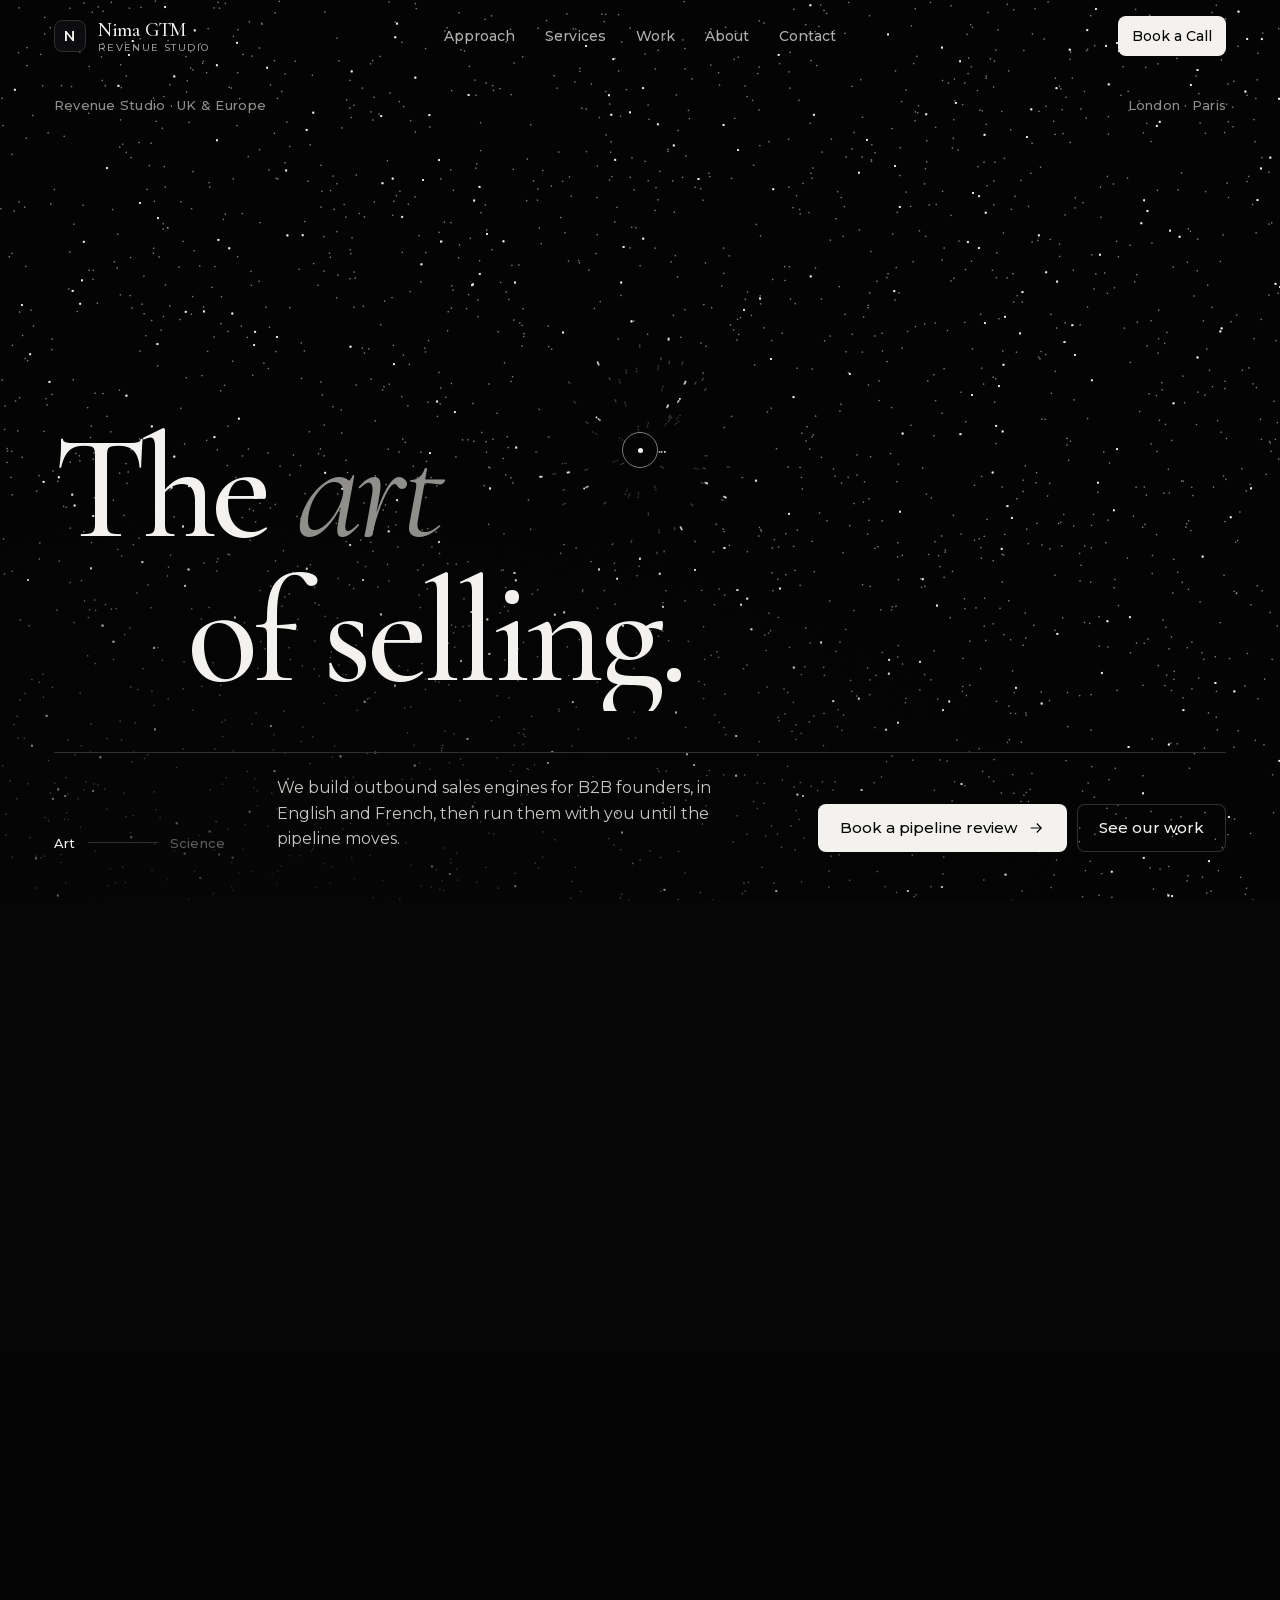
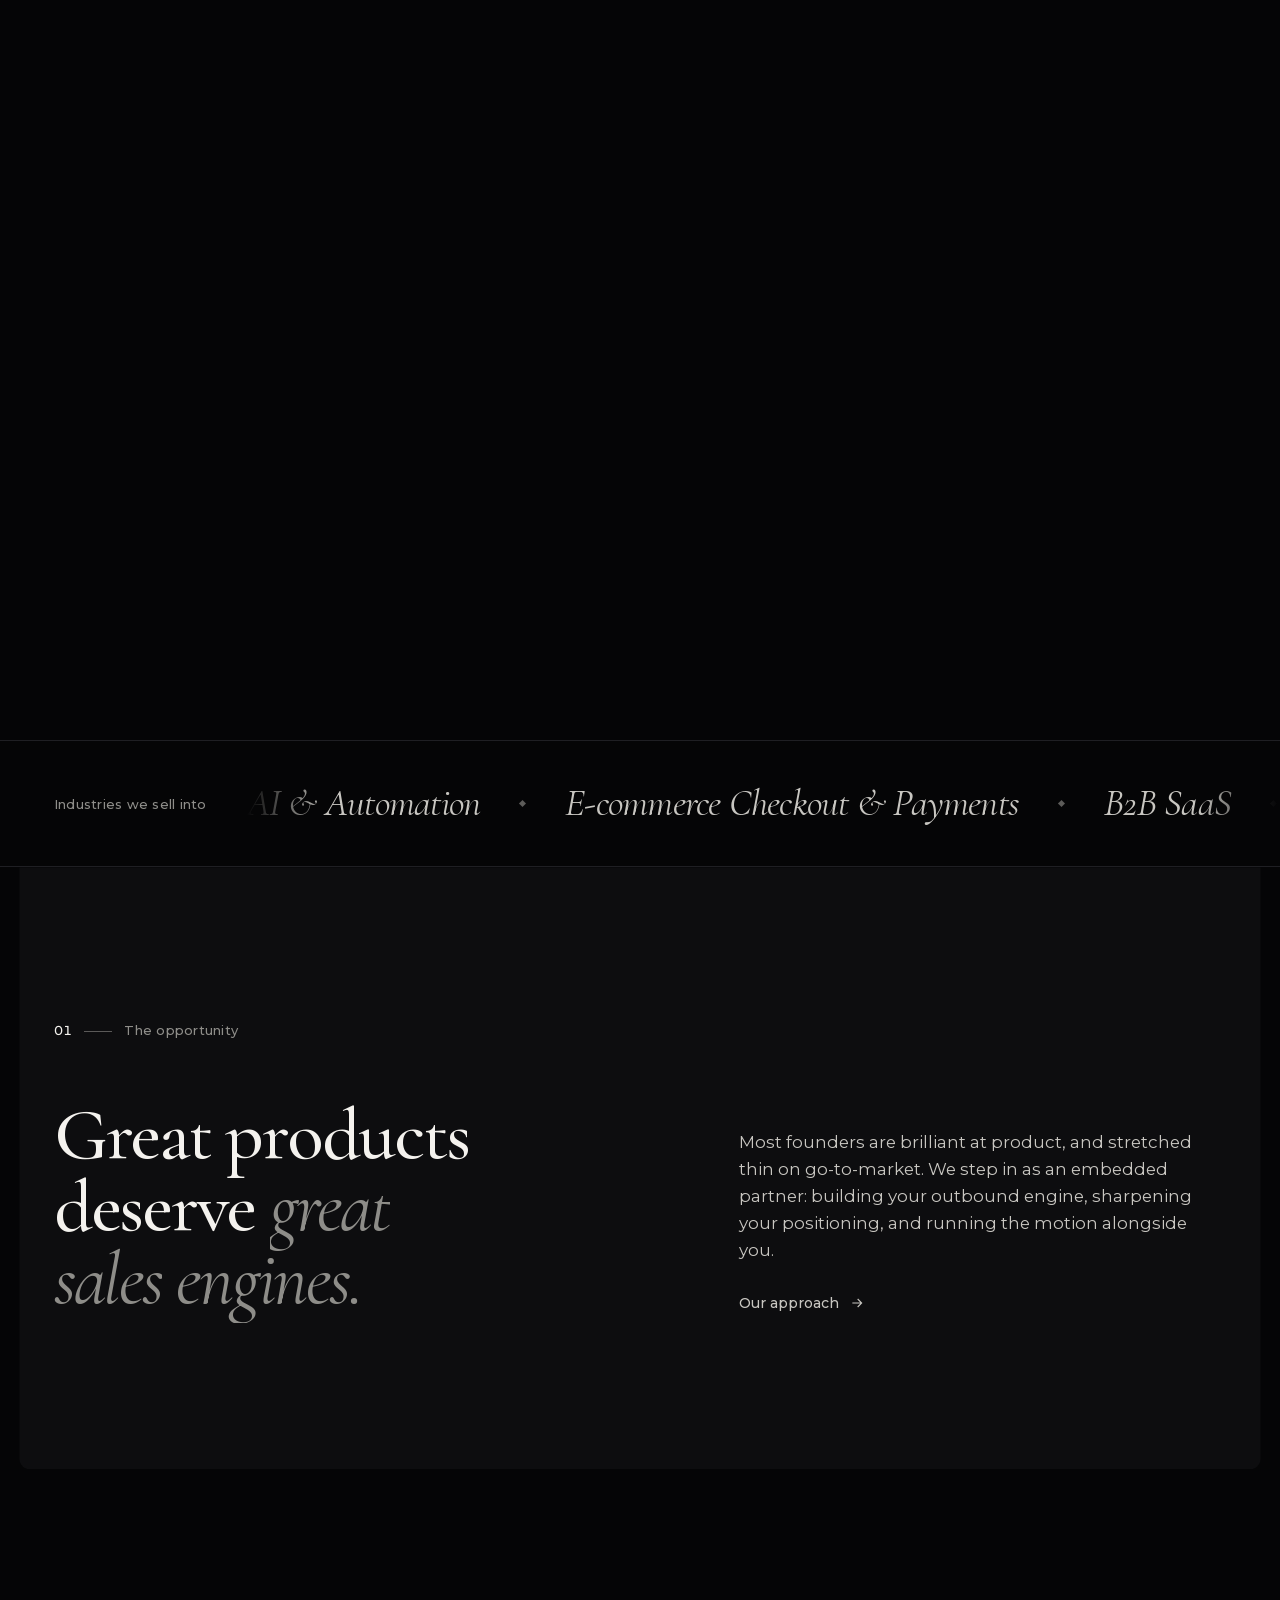
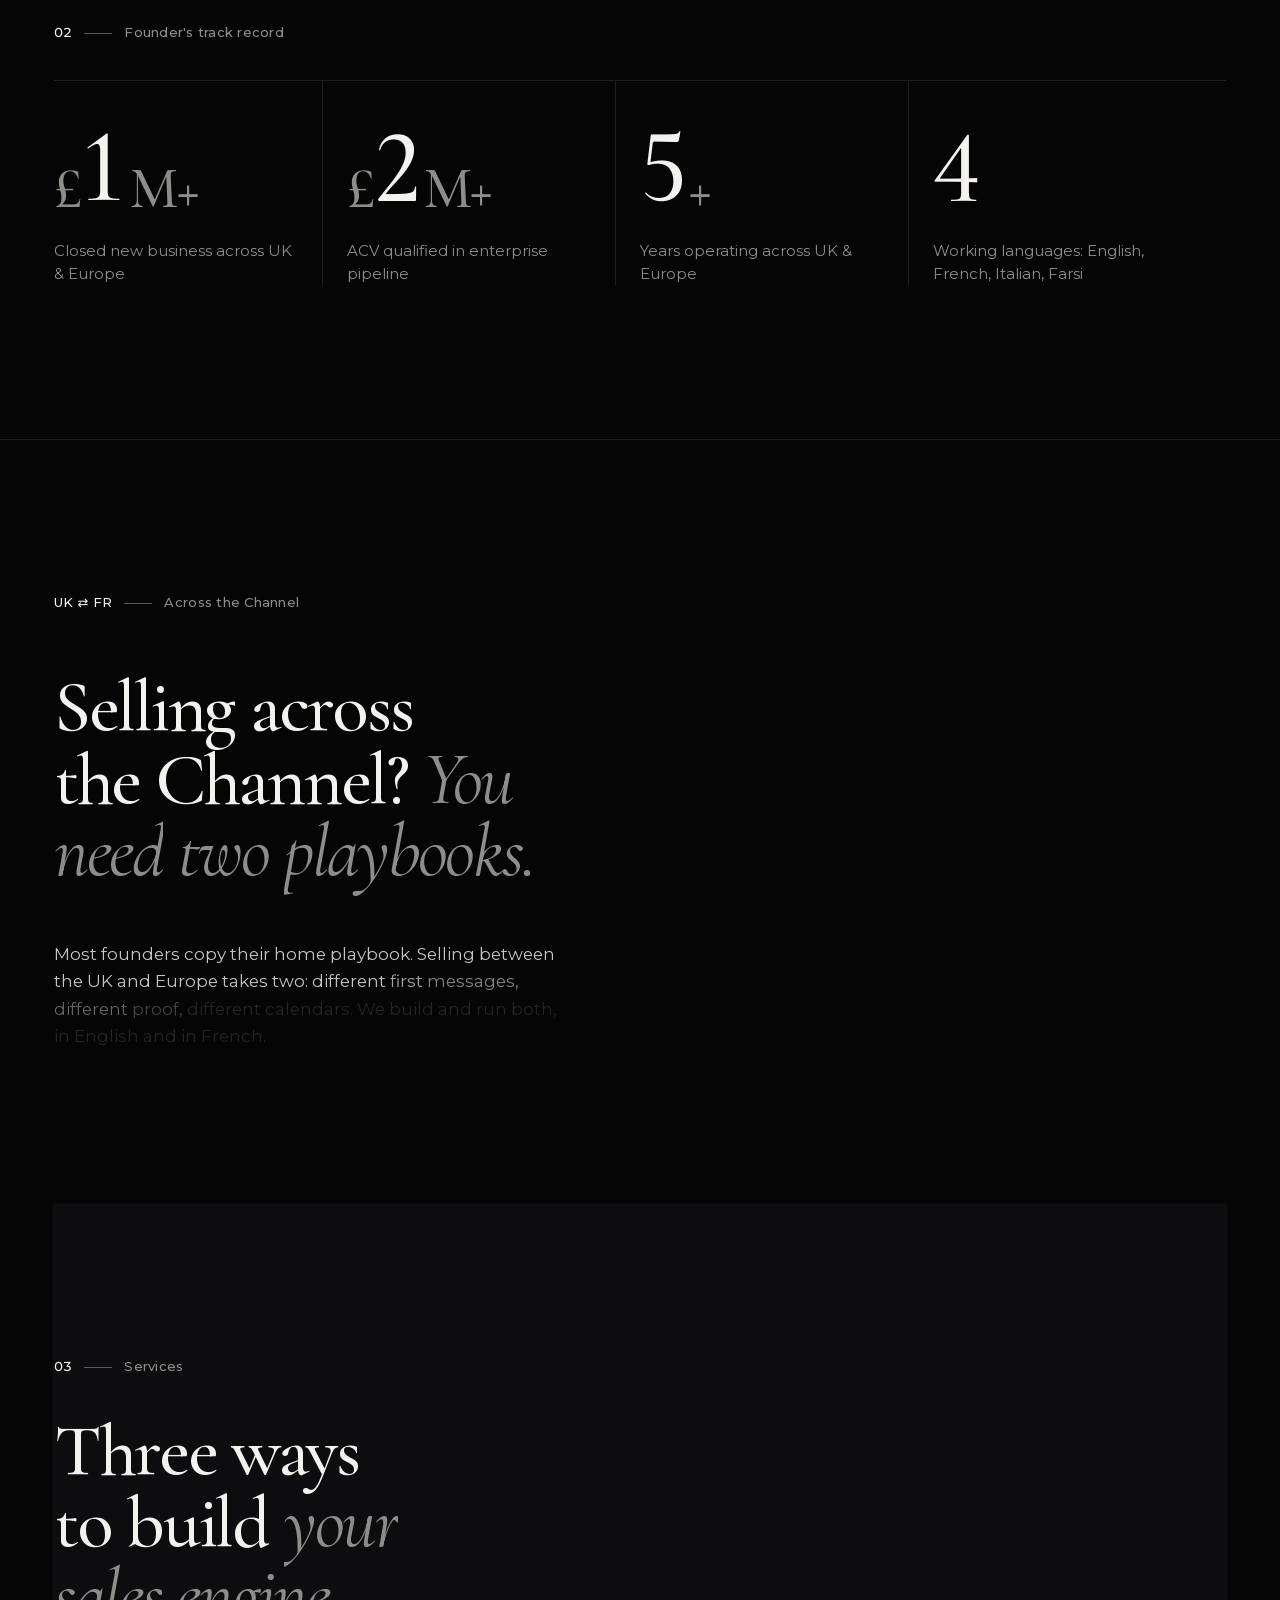
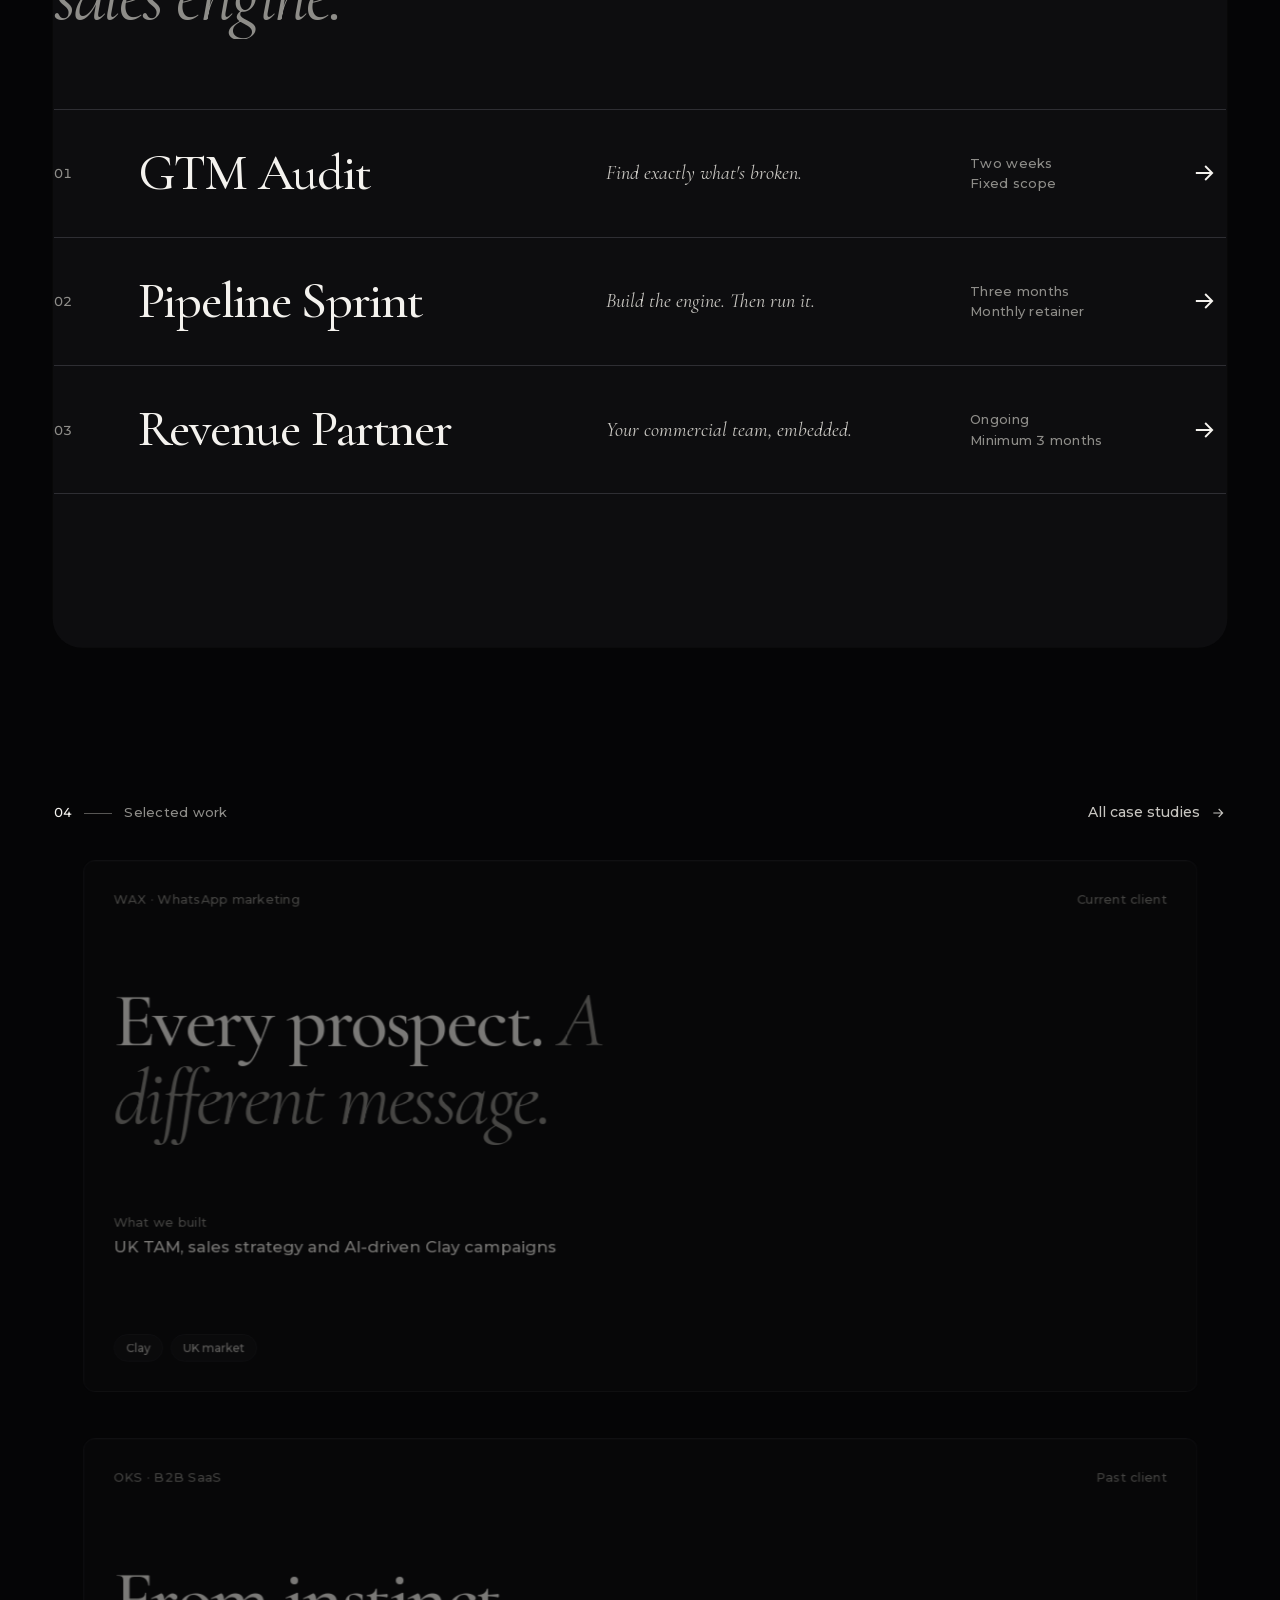
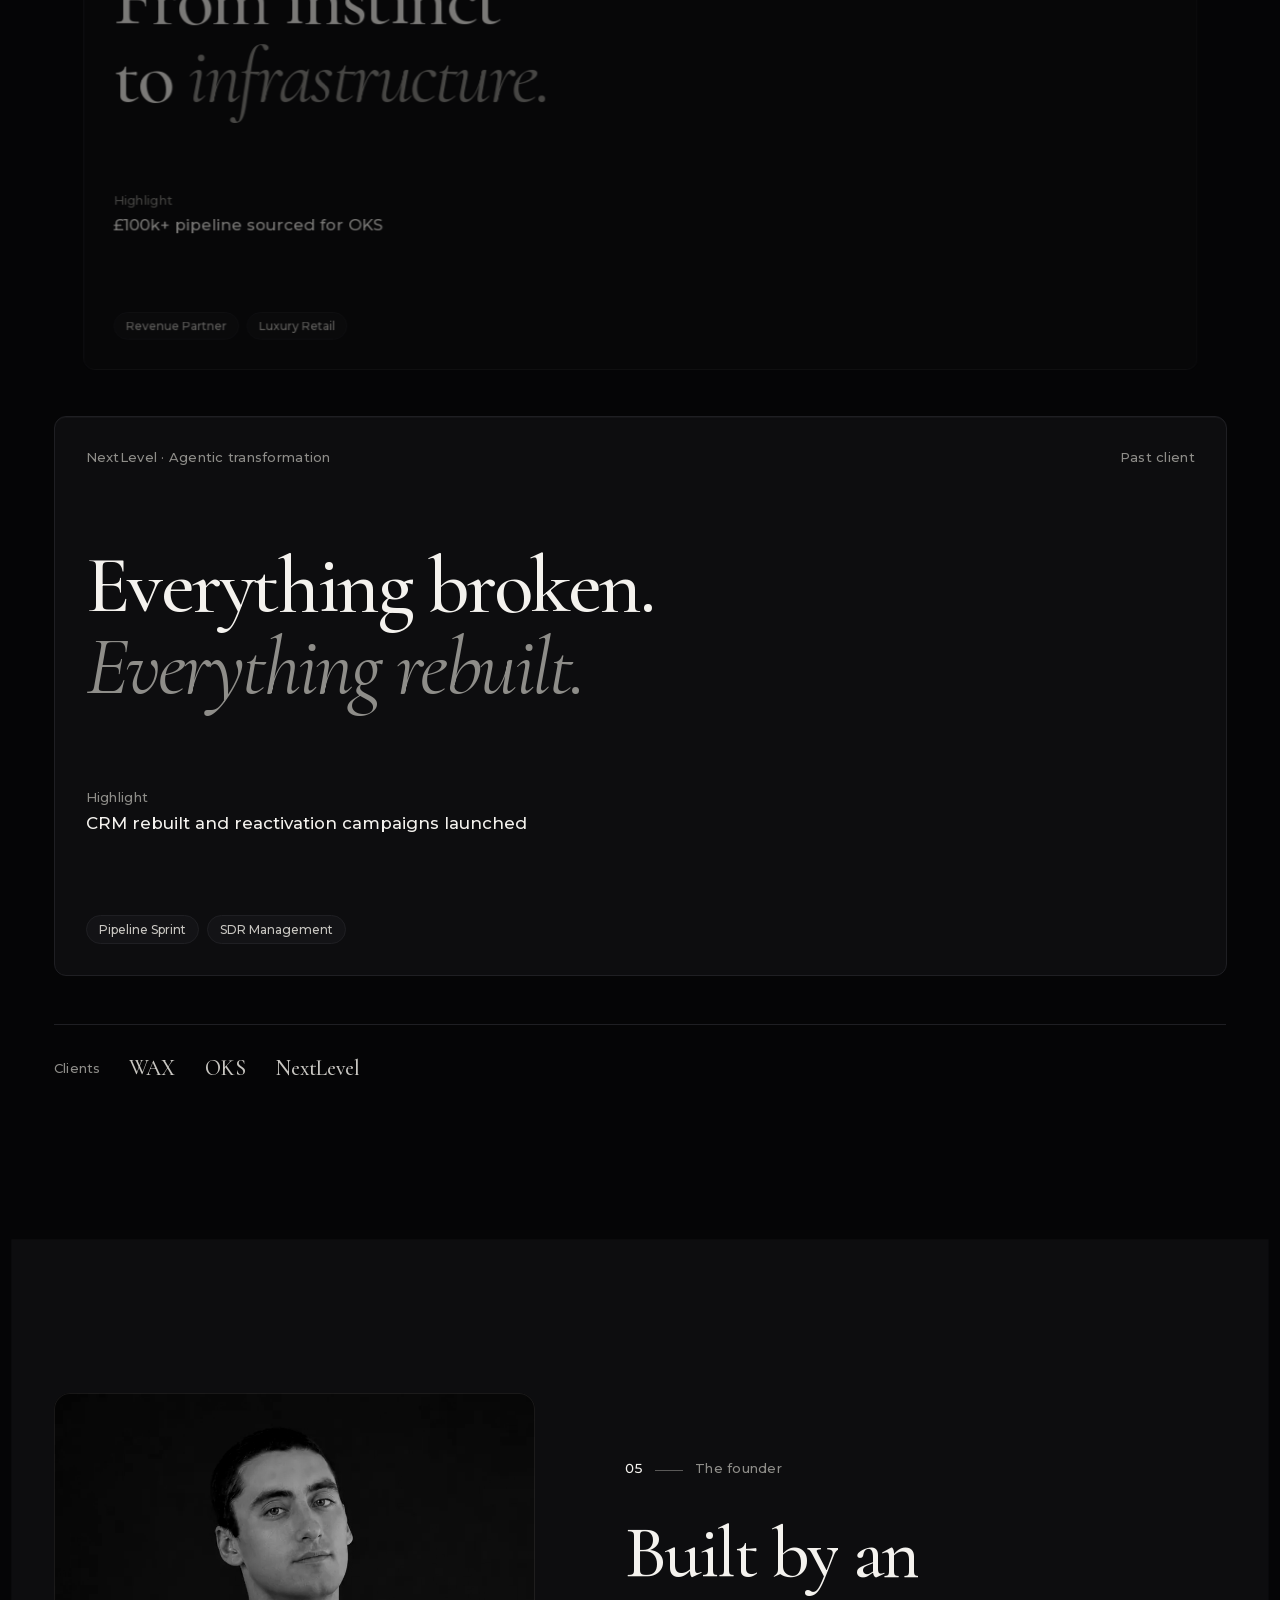
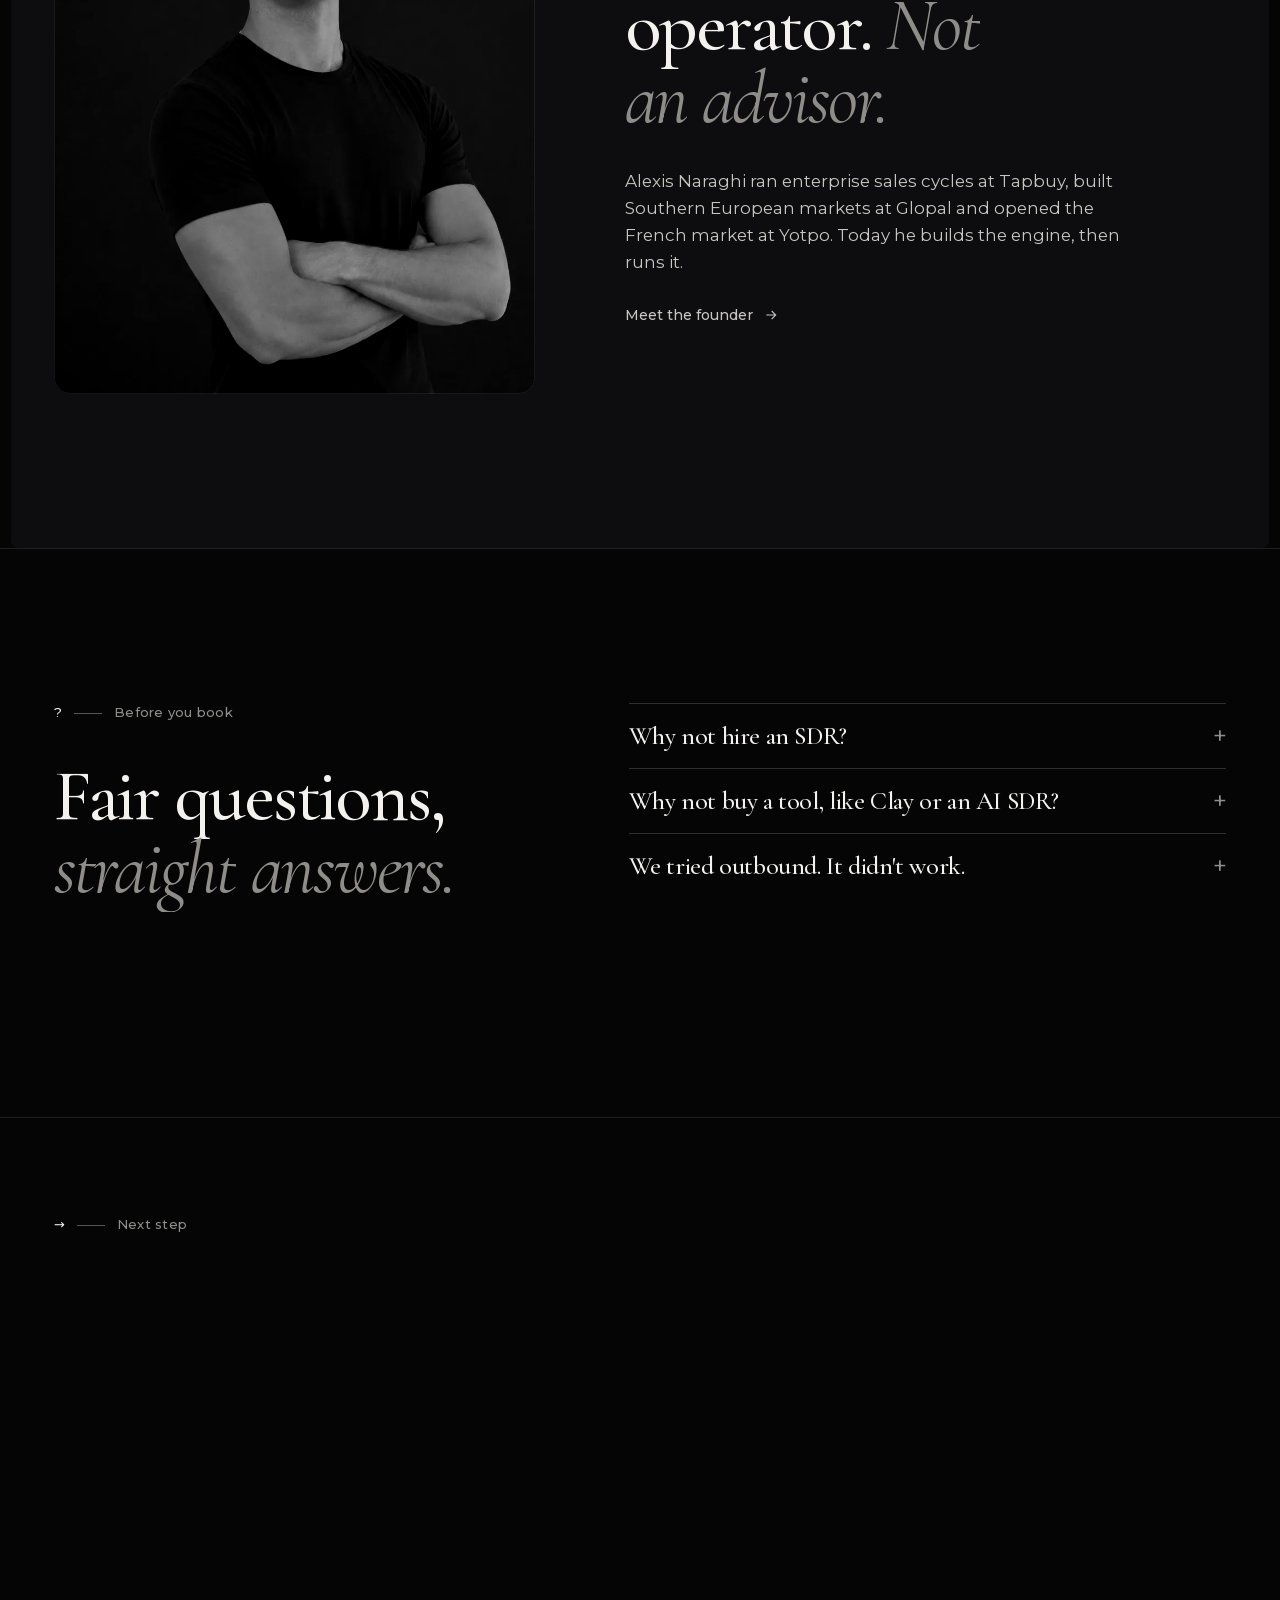
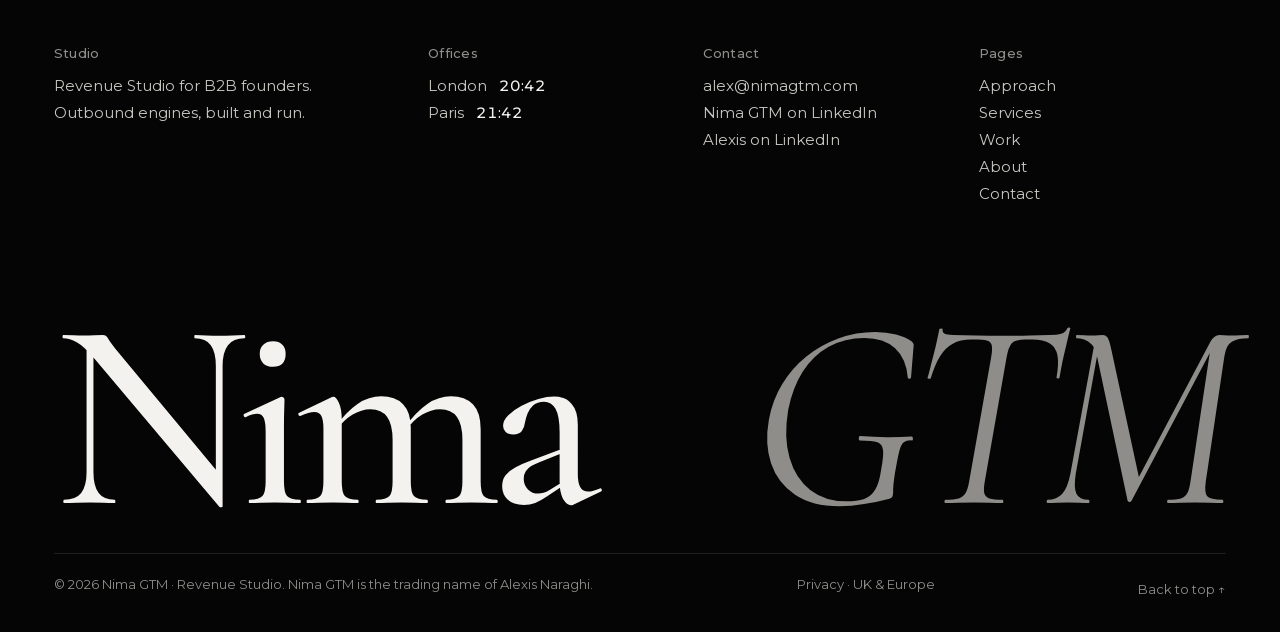
<file: index.html>
<!DOCTYPE html>
<html lang="en">
<head>
<meta charset="UTF-8">
<meta name="viewport" content="width=device-width, initial-scale=1, viewport-fit=cover">
<meta name="theme-color" content="#050506">
<meta name="description" content="Nima GTM builds and runs outbound sales engines for B2B founders across the UK and Europe, in English and French. Book a 30-minute pipeline review.">
<title>Nima GTM · Revenue Studio</title>
<link rel="icon" href="assets/favicon.svg" type="image/svg+xml">
<script>(function(r){var c='js';try{if(matchMedia('(prefers-reduced-motion:reduce)').matches)c+=' rm';else{var n=performance.getEntriesByType('navigation')[0],t=n?n.type:'navigate',s=false;try{s=!!document.referrer&&new URL(document.referrer).host===location.host}catch(x){}if(s&&t==='navigate')c+=' wipe-in';else if(!s&&t==='navigate')c+=' pl-on'}}catch(e){}r.className=c;setTimeout(function(){if(!window.__n)r.className=''},5000)})(document.documentElement)</script>
<link rel="stylesheet" href="assets/site.css?v=5">
<script src="assets/site.js?v=5" defer></script>
</head>
<body>
<a class="skip-link" href="#main" data-top>Skip to content</a>

<div class="pl" id="pl" aria-hidden="true">
  <div class="pl-c">
    <svg class="pl-m" viewBox="0 0 40 40"><path d="M9 31V9l22 22V9" fill="none" stroke="currentColor" stroke-width="1.6" stroke-linecap="square"/></svg>
    <div class="pl-w"><span>Nima GTM</span><small>Revenue Studio</small></div>
  </div>
  <div class="pl-n"><span id="plN">000</span></div>
  <div class="pl-b"><i id="plB"></i></div>
</div>
<div class="wipe" id="wipe" aria-hidden="true"><div class="wipe-p"></div><div class="wipe-l"><span id="wipeT"></span></div></div>
<div class="cur" id="cur" aria-hidden="true"><div class="cur-r"><span id="curT"></span></div><div class="cur-d"></div></div>
<div class="grain" aria-hidden="true"></div>
<canvas id="flow" aria-hidden="true"></canvas>
<div class="rail off" id="rail"><span id="railN"></span><i><b></b></i><a href="https://calendar.app.google/csMAmkrfrARDxmJ37" target="_blank" rel="noopener">Book a Call</a></div>

<header class="hd" id="hd">
  <a href="index.html" class="logo" data-l="Nima GTM" aria-label="Nima GTM, home">
    <span class="logo-m" aria-hidden="true">N</span>
    <span class="logo-w">Nima GTM<small>Revenue Studio</small></span>
  </a>
  <nav class="nav" aria-label="Main"><a href="approach.html" data-l="Approach">Approach</a><a href="services.html" data-l="Services">Services</a><a href="work.html" data-l="Work">Work</a><a href="about.html" data-l="About">About</a><a href="contact.html" data-l="Contact">Contact</a></nav>
  <div class="hd-r">
    <a class="btn btn-s mag" href="https://calendar.app.google/csMAmkrfrARDxmJ37" target="_blank" rel="noopener"><span>Book a Call</span></a>
    <button class="burger" id="burger" aria-label="Open menu" aria-expanded="false" aria-controls="mm"><i></i><i></i></button>
  </div>
</header>

<div class="mm" id="mm" aria-hidden="true">
  <nav aria-label="Mobile"><a href="index.html" data-l="Nima GTM"><small>00</small><span>Home</span></a><a href="approach.html" data-l="Approach"><small>01</small><span>Approach</span></a><a href="services.html" data-l="Services"><small>02</small><span>Services</span></a><a href="work.html" data-l="Work"><small>03</small><span>Work</span></a><a href="about.html" data-l="About"><small>04</small><span>About</span></a><a href="contact.html" data-l="Contact"><small>05</small><span>Contact</span></a></nav>
  <div class="mm-f">
    <a class="btn" href="https://calendar.app.google/csMAmkrfrARDxmJ37" target="_blank" rel="noopener"><span>Book a pipeline review</span><svg aria-hidden="true" viewBox="0 0 24 24"><path d="M5 12h14M13 6l6 6-6 6" fill="none" stroke="currentColor" stroke-width="1.6"/></svg></a>
    <a href="mailto:alex@nimagtm.com">alex@nimagtm.com</a>
  </div>
</div>

<main id="main">
<section class="hero" id="hero">
  <div class="hero-s">
    <canvas id="eng" aria-hidden="true"></canvas>
    <div class="hero-top label"><span>Revenue Studio · UK &amp; Europe</span><span>London · Paris</span></div>
    <h1 class="hero-h">
      <span class="hl hl-a"><span class="ln"><span>The <em>art</em></span></span><span class="ln"><span>of selling.</span></span></span>
      <span class="hl hl-b"><span class="ln"><span>The science</span></span><span class="ln"><span>of scaling.</span></span></span>
    </h1>
    <div class="hero-meta">
      <div class="hero-ph label" aria-hidden="true"><span class="ph on" id="ph1">Art</span><span class="ph-bar"><i></i></span><span class="ph" id="ph2">Science</span></div>
      <p class="hero-p">We build outbound sales engines for B2B founders, in English and French, then run them with you until the pipeline moves.</p>
      <div class="hero-cta">
        <a class="btn mag" href="https://calendar.app.google/csMAmkrfrARDxmJ37" target="_blank" rel="noopener"><span>Book a pipeline review</span><svg aria-hidden="true" viewBox="0 0 24 24"><path d="M5 12h14M13 6l6 6-6 6" fill="none" stroke="currentColor" stroke-width="1.6"/></svg></a>
        <a class="btn btn-g" href="work.html" data-l="Work"><span>See our work</span></a>
      </div>
    </div>
  </div>
</section>

<section class="xp" aria-label="Industries we sell into">
  <div class="xp-l label">Industries we sell into</div>
  <div class="mq"><div class="mq-t"><span>AI &amp; Automation</span><i></i><span>E-commerce Checkout &amp; Payments</span><i></i><span>B2B SaaS</span><i></i><span>E-commerce Tech</span><i></i><span>Luxury Retail</span><i></i><span>Consumer Electronics</span><i></i><span>Marketplace &amp; Logistics</span><i></i><span>AI &amp; Automation</span><i></i><span>E-commerce Checkout &amp; Payments</span><i></i><span>B2B SaaS</span><i></i><span>E-commerce Tech</span><i></i><span>Luxury Retail</span><i></i><span>Consumer Electronics</span><i></i><span>Marketplace &amp; Logistics</span><i></i></div></div>
</section>

<section class="intro paper" data-step="The opportunity">
  <div class="wrap intro-g">
    <div class="lab label"><span>01</span><span>The opportunity</span></div>
    <h2 class="h2 sp">Great products deserve <em>great sales engines.</em></h2>
    <div class="intro-r">
      <p class="lead sw">Most founders are brilliant at product, and stretched thin on go-to-market. We step in as an embedded partner: building your outbound engine, sharpening your positioning, and running the motion alongside you.</p>
      <a href="approach.html" data-l="Approach" class="lnk lnk-d rv"><span>Our approach</span><svg aria-hidden="true" viewBox="0 0 24 24"><path d="M5 12h14M13 6l6 6-6 6" fill="none" stroke="currentColor" stroke-width="1.6"/></svg></a>
    </div>
  </div>
</section>

<section class="num" aria-label="Founder's track record" data-step="Founder's track record">
  <div class="wrap">
    <div class="lab label"><span>02</span><span>Founder's track record</span></div>
    <div class="num-g">
      <div class="nc rv"><div class="nv" role="img" aria-label="£1M+"><span class="cu">£</span><span class="od" data-n="1">1</span><span class="cu">M+</span></div><p>Closed new business across UK &amp; Europe</p></div>
      <div class="nc rv"><div class="nv" role="img" aria-label="£2M+"><span class="cu">£</span><span class="od" data-n="2">2</span><span class="cu">M+</span></div><p>ACV qualified in enterprise pipeline</p></div>
      <div class="nc rv"><div class="nv" role="img" aria-label="5+"><span class="od" data-n="5">5</span><span class="cu">+</span></div><p>Years operating across UK &amp; Europe</p></div>
      <div class="nc rv"><div class="nv" role="img" aria-label="4"><span class="od" data-n="4">4</span></div><p>Working languages: English, French, Italian, Farsi</p></div>
    </div>
  </div>
</section>

<section class="chn" data-step="Across the Channel">
  <div class="wrap chn-g">
    <div class="lab label"><span>UK ⇄ FR</span><span>Across the Channel</span></div>
    <h2 class="h2 sp">Selling across the Channel? <em>You need two playbooks.</em></h2>
    <p class="lead sw">Most founders copy their home playbook. Selling between the UK and Europe takes two: different first messages, different proof, different calendars. We build and run both, in English and in French.</p>
  </div>
</section>

<section class="sv paper" data-step="Services">
  <div class="wrap">
    <div class="lab label"><span>03</span><span>Services</span></div>
    <h2 class="h2 sp">Three ways to build <em>your sales engine.</em></h2>
    <div class="sv-l">
      <a class="svr rv" href="services.html#audit" data-l="Services"><span class="svr-n label">01</span><span class="svr-t">GTM Audit</span><span class="svr-d">Find exactly what's broken.</span><span class="svr-m label"><span>Two weeks</span><span>Fixed scope</span></span><svg class="svr-a" aria-hidden="true" viewBox="0 0 24 24"><path d="M5 12h14M13 6l6 6-6 6" fill="none" stroke="currentColor" stroke-width="1.6"/></svg></a>
      <a class="svr rv" href="services.html#sprint" data-l="Services"><span class="svr-n label">02</span><span class="svr-t">Pipeline Sprint</span><span class="svr-d">Build the engine. Then run it.</span><span class="svr-m label"><span>Three months</span><span>Monthly retainer</span></span><svg class="svr-a" aria-hidden="true" viewBox="0 0 24 24"><path d="M5 12h14M13 6l6 6-6 6" fill="none" stroke="currentColor" stroke-width="1.6"/></svg></a>
      <a class="svr rv" href="services.html#partner" data-l="Services"><span class="svr-n label">03</span><span class="svr-t">Revenue Partner</span><span class="svr-d">Your commercial team, embedded.</span><span class="svr-m label"><span>Ongoing</span><span>Minimum 3 months</span></span><svg class="svr-a" aria-hidden="true" viewBox="0 0 24 24"><path d="M5 12h14M13 6l6 6-6 6" fill="none" stroke="currentColor" stroke-width="1.6"/></svg></a>
    </div>
  </div>
</section>

<section class="wk" data-step="Selected work">
  <div class="wrap">
    <div class="wk-hd"><div class="lab label"><span>04</span><span>Selected work</span></div><a href="work.html" data-l="Work" class="lnk"><span>All case studies</span><svg aria-hidden="true" viewBox="0 0 24 24"><path d="M5 12h14M13 6l6 6-6 6" fill="none" stroke="currentColor" stroke-width="1.6"/></svg></a></div>
    <div class="wk-g">
      <a class="wc" href="work.html#wax" data-l="Work">
        <div class="wc-top label"><span>WAX · WhatsApp marketing</span><span>Current client</span></div>
        <h3 class="wc-h">Every prospect. <em>A different message.</em></h3>
        <div class="wc-o"><span class="label">What we built</span><b>UK TAM, sales strategy and AI-driven Clay campaigns</b></div>
        <div class="wc-tags"><span class="tag">Clay</span><span class="tag">UK market</span></div>
        <div class="wc-glow" aria-hidden="true"></div>
      </a>
      <a class="wc" href="work.html#oks" data-l="Work">
        <div class="wc-top label"><span>OKS · B2B SaaS</span><span>Past client</span></div>
        <h3 class="wc-h">From instinct to <em>infrastructure.</em></h3>
        <div class="wc-o"><span class="label">Highlight</span><b>£100k+ pipeline sourced for OKS</b></div>
        <div class="wc-tags"><span class="tag">Revenue Partner</span><span class="tag">Luxury Retail</span></div>
        <div class="wc-glow" aria-hidden="true"></div>
      </a>
      <a class="wc" href="work.html#nextlevel" data-l="Work">
        <div class="wc-top label"><span>NextLevel · Agentic transformation</span><span>Past client</span></div>
        <h3 class="wc-h">Everything broken. <em>Everything rebuilt.</em></h3>
        <div class="wc-o"><span class="label">Highlight</span><b>CRM rebuilt and reactivation campaigns launched</b></div>
        <div class="wc-tags"><span class="tag">Pipeline Sprint</span><span class="tag">SDR Management</span></div>
        <div class="wc-glow" aria-hidden="true"></div>
      </a>
    </div>
    <div class="ind">
      <span class="label">Clients</span>
      <ul><li>WAX</li><li>OKS</li><li>NextLevel</li></ul>
    </div>
  </div>
</section>

<section class="ftz paper" data-step="The founder">
  <div class="wrap ftz-g">
    <a class="por por-s" href="about.html" data-l="About" aria-label="About Alexis Naraghi"><img class="por-bw" src="assets/alexis.webp" width="880" height="1100" loading="lazy" decoding="async" alt="Alexis Naraghi, founder of Nima GTM"><img class="por-co" src="assets/alexis.webp" width="880" height="1100" loading="lazy" decoding="async" alt="" aria-hidden="true"></a>
    <div>
      <div class="lab label"><span>05</span><span>The founder</span></div>
      <h2 class="h2 sp">Built by an operator. <em>Not an advisor.</em></h2>
      <p class="lead sw">Alexis Naraghi ran enterprise sales cycles at Tapbuy, built Southern European markets at Glopal and opened the French market at Yotpo. Today he builds the engine, then runs it.</p>
      <a href="about.html" data-l="About" class="lnk lnk-d rv"><span>Meet the founder</span><svg aria-hidden="true" viewBox="0 0 24 24"><path d="M5 12h14M13 6l6 6-6 6" fill="none" stroke="currentColor" stroke-width="1.6"/></svg></a>
    </div>
  </div>
</section>

<section class="faq" data-step="Before you book">
  <div class="wrap faq-g">
    <div>
      <div class="lab label"><span>?</span><span>Before you book</span></div>
      <h2 class="h2 sp">Fair questions, <em>straight answers.</em></h2>
    </div>
    <div class="faq-l">
      <details class="rv"><summary>Why not hire an SDR?</summary><p>A new SDR only produces with a target list, a message and a process to step into. We build those first, and can coach the hire.</p></details>
      <details class="rv"><summary>Why not buy a tool, like Clay or an AI SDR?</summary><p>A tool sends whatever you give it. Without the right accounts and a reason to talk to each one, it sends more of the wrong email, faster. We decide who and why, then use the tools.</p></details>
      <details class="rv"><summary>We tried outbound. It didn't work.</summary><p>Usually the list or the reason to reach out was wrong, not the channel. The pipeline review shows which.</p></details>
      <details class="rv"><summary>Will this put our domain at risk?</summary><p>No. Cold email runs from separate sending domains, warmed up, with bounce and spam limits. Never from your main domain.</p></details>
    </div>
  </div>
</section>
</main>

<section class="cta" id="cta" data-step="Book a Call">
  <div class="cta-s"><div class="wrap">
    <div class="lab label"><span>→</span><span>Next step</span></div>
    <h2 class="cta-h"><span class="ln"><span>The engine doesn't</span></span><span class="ln"><span>build itself.</span></span><span class="ln"><em>Let's start.</em></span></h2>
    <div class="cta-r">
      <span class="cta-bw"><a class="cta-btn mag" href="https://calendar.app.google/csMAmkrfrARDxmJ37" target="_blank" rel="noopener"><span class="cta-btn-i"><span>Book a 30-min pipeline review</span><svg aria-hidden="true" viewBox="0 0 24 24"><path d="M5 12h14M13 6l6 6-6 6" fill="none" stroke="currentColor" stroke-width="1.6"/></svg></span></a></span>
      <div class="cta-m"><a href="mailto:alex@nimagtm.com">alex@nimagtm.com</a><span class="label">UK &amp; Europe · London · Paris</span><a class="lnk cta-next" href="work.html" data-l="Work"><span>Not ready yet? See the work</span><svg aria-hidden="true" viewBox="0 0 24 24"><path d="M5 12h14M13 6l6 6-6 6" fill="none" stroke="currentColor" stroke-width="1.6"/></svg></a></div>
    </div>
  </div></div>
</section>

<footer class="ft">
  <div class="wrap">
    <div class="ft-g">
      <div><span class="label">Studio</span><p>Revenue Studio for B2B founders. Outbound engines, built and run.</p></div>
      <div><span class="label">Offices</span><p>London <b data-clock="ldn">--:--</b><br>Paris <b data-clock="par">--:--</b></p></div>
      <div><span class="label">Contact</span><p><a href="mailto:alex@nimagtm.com">alex@nimagtm.com</a><br><a href="https://www.linkedin.com/company/nima-gtm/" target="_blank" rel="noopener">Nima GTM on LinkedIn</a><br><a href="https://www.linkedin.com/in/alexis-naraghi-510415134/" target="_blank" rel="noopener">Alexis on LinkedIn</a></p></div>
      <div><span class="label">Pages</span><p><a href="approach.html" data-l="Approach">Approach</a><br><a href="services.html" data-l="Services">Services</a><br><a href="work.html" data-l="Work">Work</a><br><a href="about.html" data-l="About">About</a><br><a href="contact.html" data-l="Contact">Contact</a></p></div>
    </div>
    <div class="ft-w" aria-hidden="true"><span>Nima</span><span>GTM</span></div>
    <div class="ft-b"><span>© 2026 Nima GTM · Revenue Studio. Nima GTM is the trading name of Alexis Naraghi.</span><span><a href="privacy.html" data-l="Privacy">Privacy</a> · UK &amp; Europe</span><button id="top">Back to top ↑</button></div>
  </div>
</footer>
<a class="mbar" id="mbar" href="https://calendar.app.google/csMAmkrfrARDxmJ37" target="_blank" rel="noopener"><i class="mbar-p" aria-hidden="true"></i><span>Book a 30-min pipeline review</span><svg aria-hidden="true" viewBox="0 0 24 24"><path d="M5 12h14M13 6l6 6-6 6" fill="none" stroke="currentColor" stroke-width="1.6"/></svg></a>
</body>
</html>
</file>
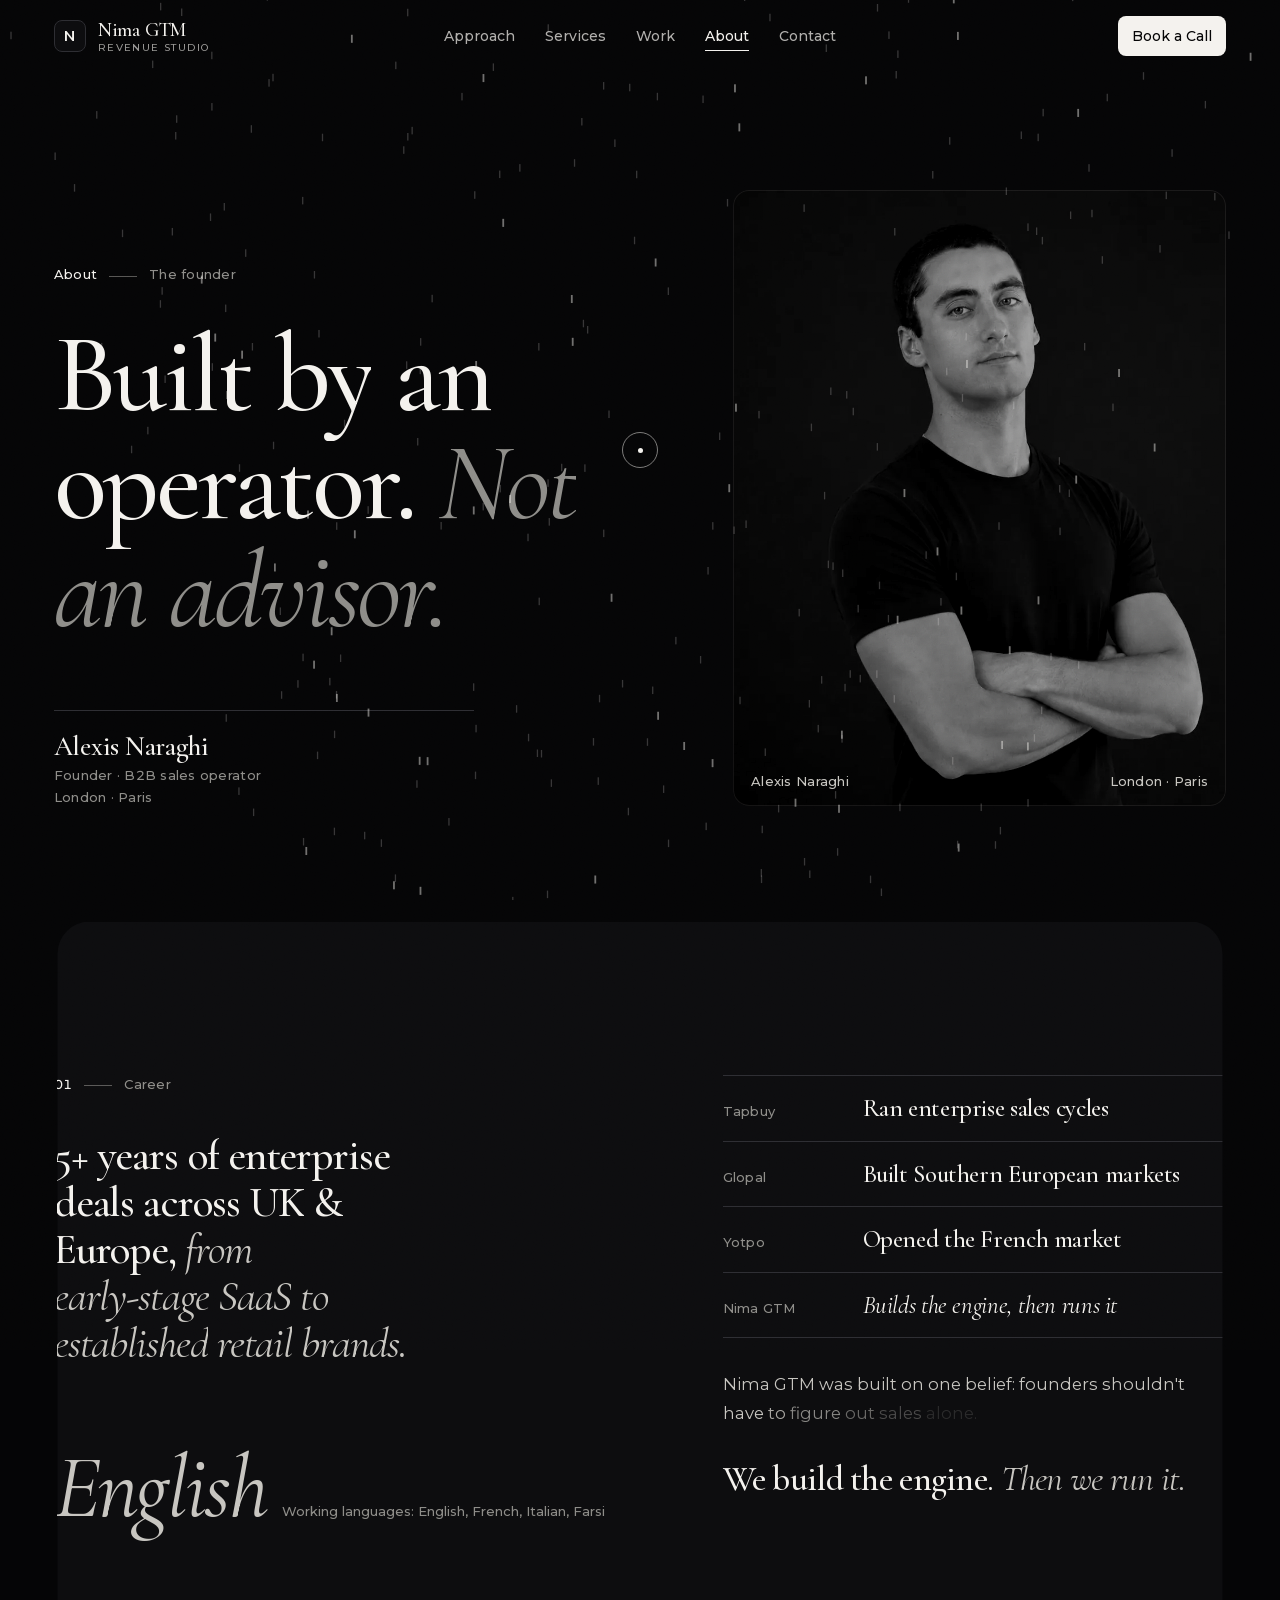
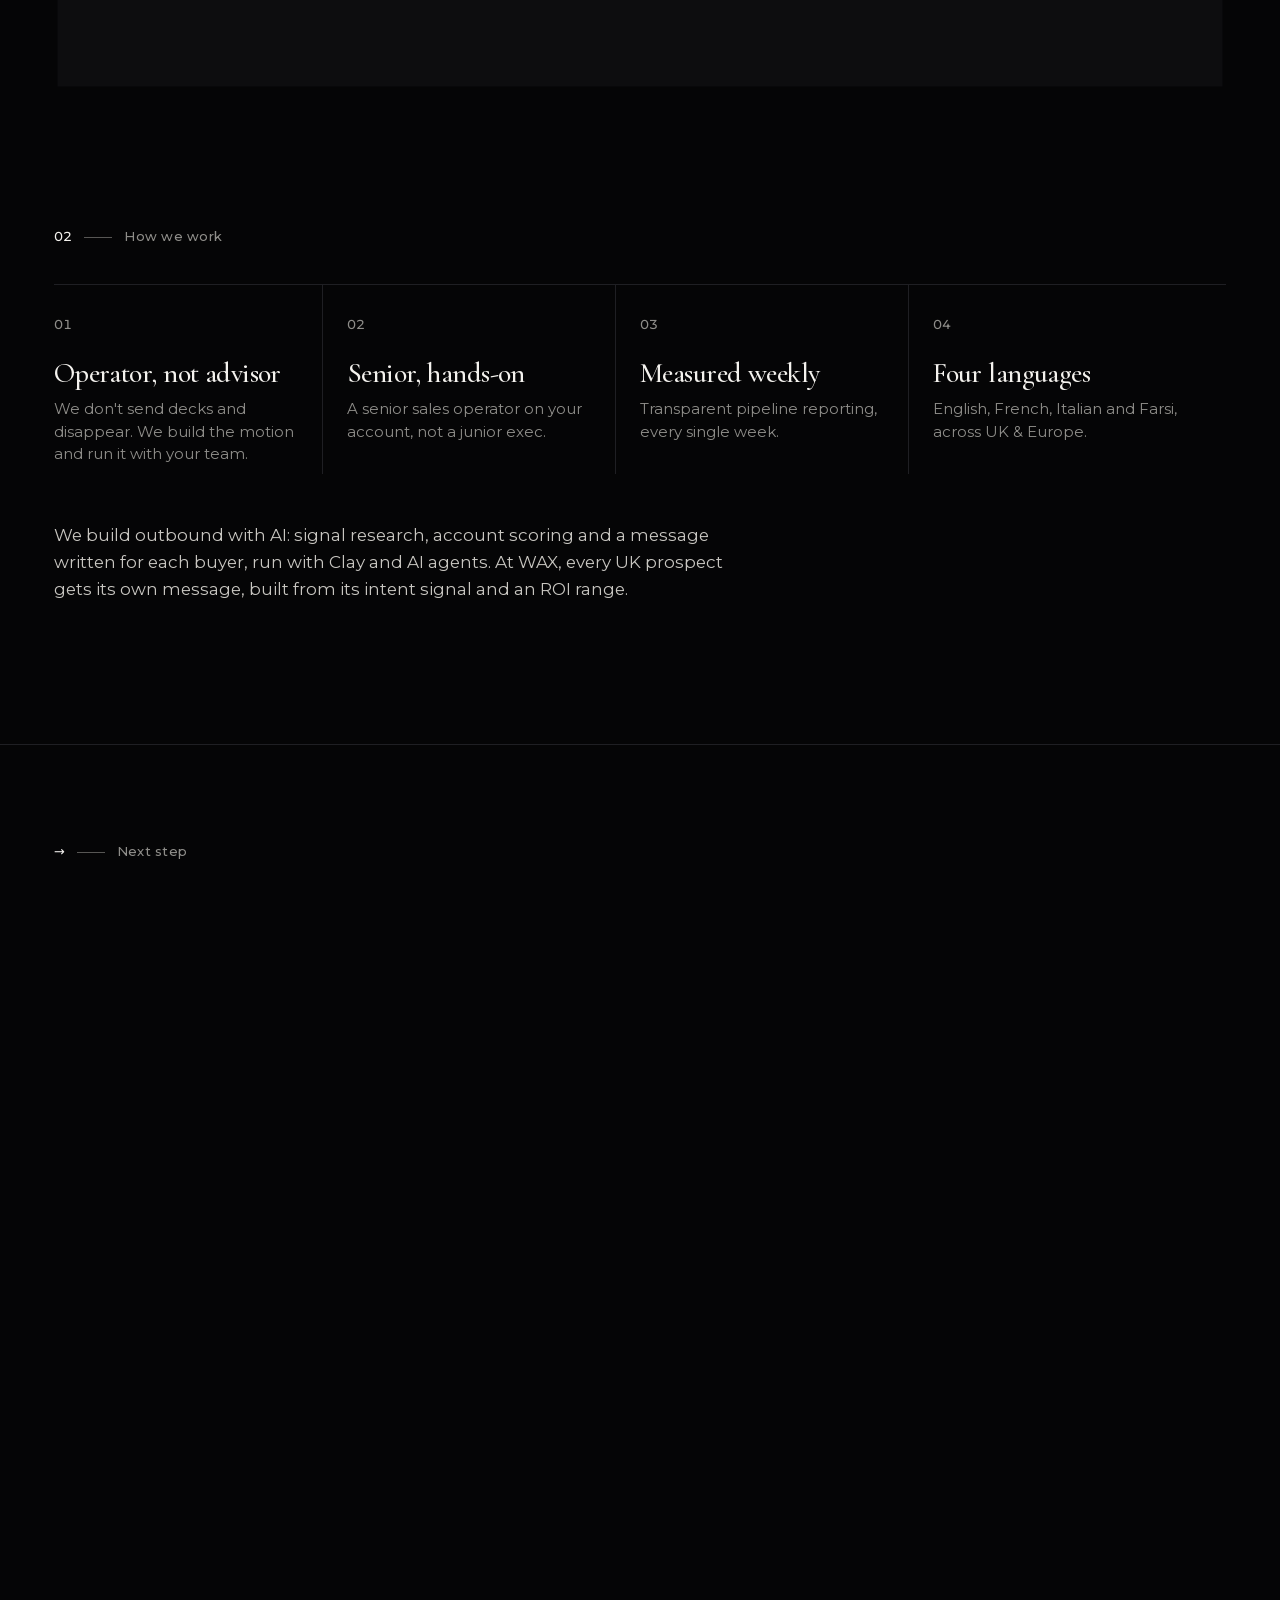
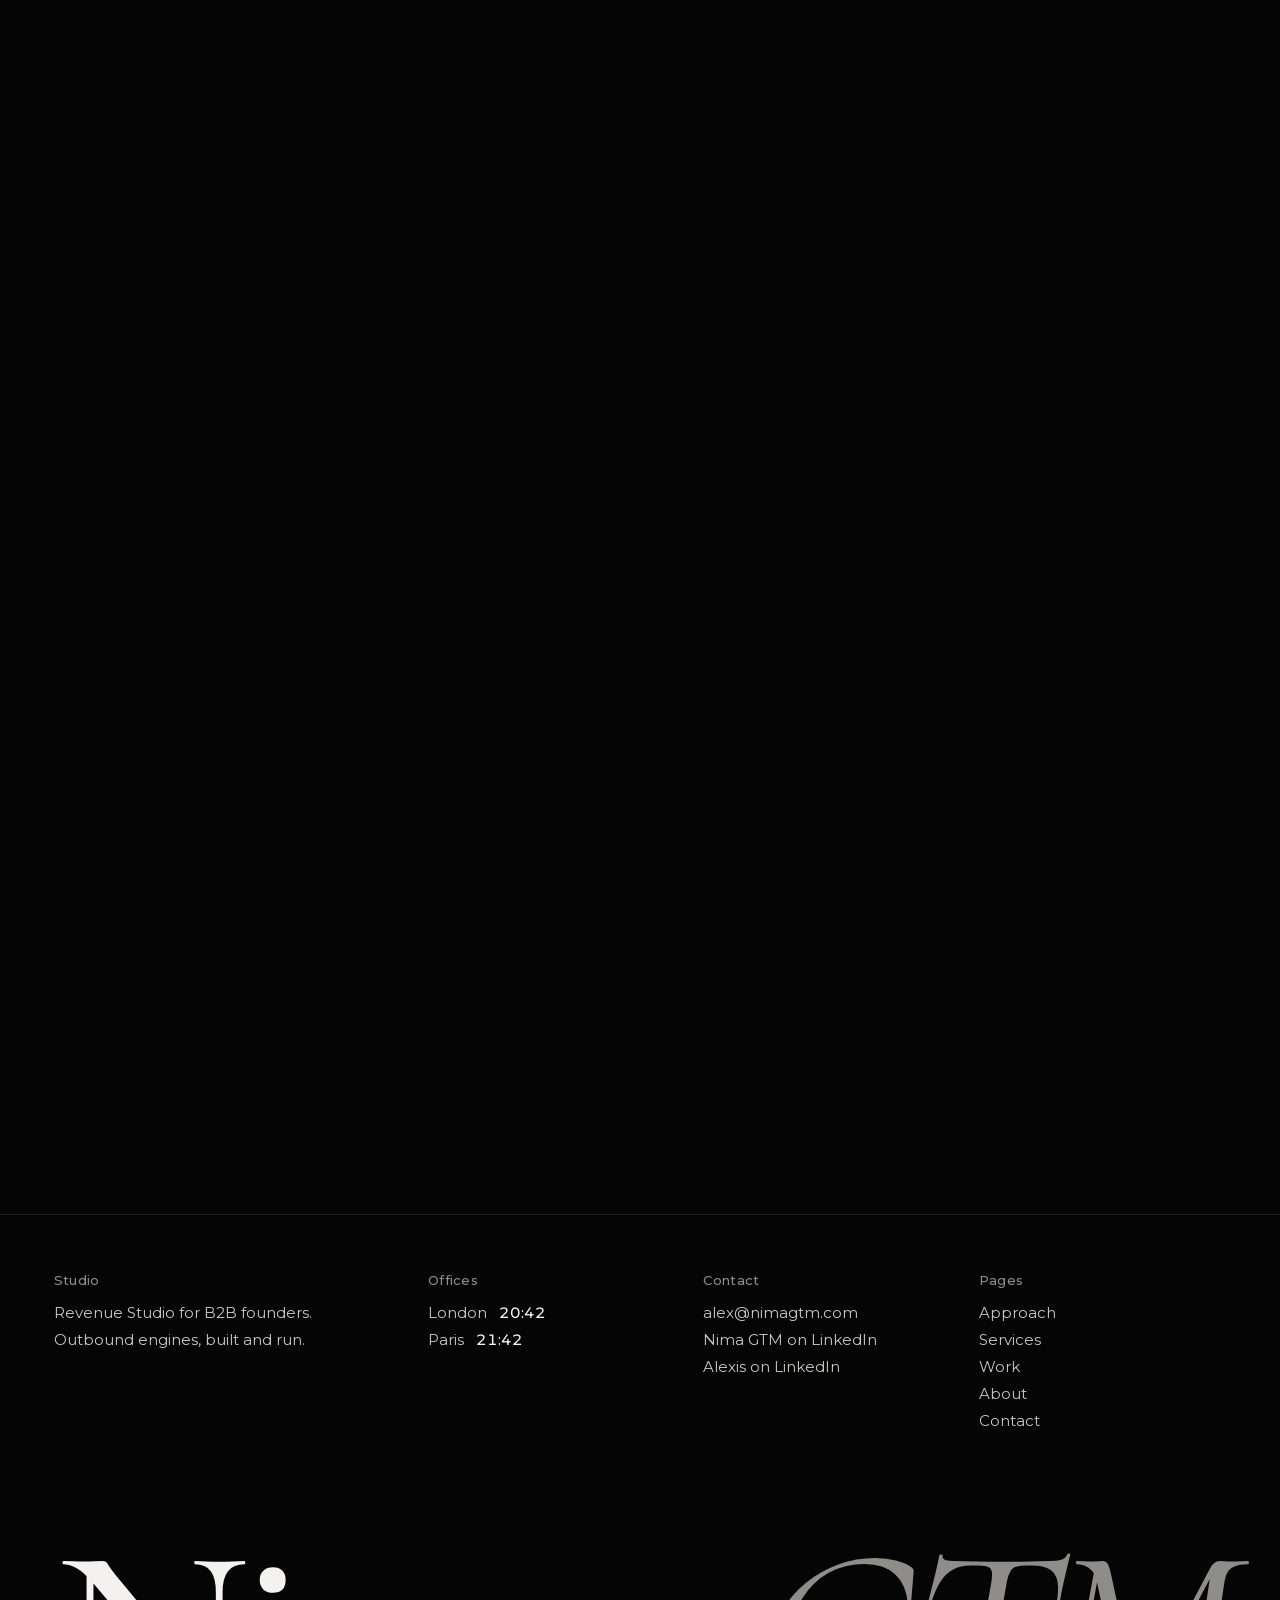
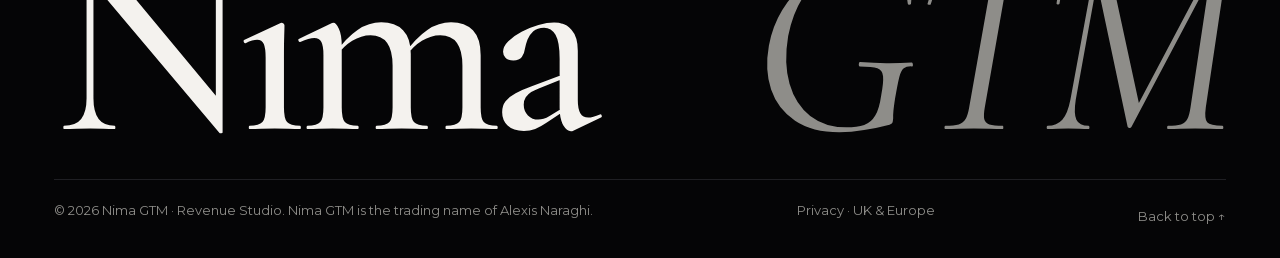
<file: about.html>
<!DOCTYPE html>
<html lang="en">
<head>
<meta charset="UTF-8">
<meta name="viewport" content="width=device-width, initial-scale=1, viewport-fit=cover">
<meta name="theme-color" content="#050506">
<meta name="description" content="Alexis Naraghi, founder of Nima GTM. A B2B sales operator with 5+ years closing enterprise deals across UK &amp; Europe.">
<title>About · Nima GTM · Revenue Studio</title>
<link rel="icon" href="assets/favicon.svg" type="image/svg+xml">
<script>(function(r){var c='js';try{if(matchMedia('(prefers-reduced-motion:reduce)').matches)c+=' rm';else{var n=performance.getEntriesByType('navigation')[0],t=n?n.type:'navigate',s=false;try{s=!!document.referrer&&new URL(document.referrer).host===location.host}catch(x){}if(s&&t==='navigate')c+=' wipe-in';else if(!s&&t==='navigate')c+=' pl-on'}}catch(e){}r.className=c;setTimeout(function(){if(!window.__n)r.className=''},5000)})(document.documentElement)</script>
<link rel="stylesheet" href="assets/site.css?v=5">
<script src="assets/site.js?v=5" defer></script>
</head>
<body>
<a class="skip-link" href="#main" data-top>Skip to content</a>

<div class="pl" id="pl" aria-hidden="true">
  <div class="pl-c">
    <svg class="pl-m" viewBox="0 0 40 40"><path d="M9 31V9l22 22V9" fill="none" stroke="currentColor" stroke-width="1.6" stroke-linecap="square"/></svg>
    <div class="pl-w"><span>Nima GTM</span><small>Revenue Studio</small></div>
  </div>
  <div class="pl-n"><span id="plN">000</span></div>
  <div class="pl-b"><i id="plB"></i></div>
</div>
<div class="wipe" id="wipe" aria-hidden="true"><div class="wipe-p"></div><div class="wipe-l"><span id="wipeT"></span></div></div>
<div class="cur" id="cur" aria-hidden="true"><div class="cur-r"><span id="curT"></span></div><div class="cur-d"></div></div>
<div class="grain" aria-hidden="true"></div>
<canvas id="flow" aria-hidden="true"></canvas>
<div class="rail off" id="rail"><span id="railN"></span><i><b></b></i><a href="https://calendar.app.google/csMAmkrfrARDxmJ37" target="_blank" rel="noopener">Book a Call</a></div>

<header class="hd" id="hd">
  <a href="index.html" class="logo" data-l="Nima GTM" aria-label="Nima GTM, home">
    <span class="logo-m" aria-hidden="true">N</span>
    <span class="logo-w">Nima GTM<small>Revenue Studio</small></span>
  </a>
  <nav class="nav" aria-label="Main"><a href="approach.html" data-l="Approach">Approach</a><a href="services.html" data-l="Services">Services</a><a href="work.html" data-l="Work">Work</a><a href="about.html" data-l="About" aria-current="page">About</a><a href="contact.html" data-l="Contact">Contact</a></nav>
  <div class="hd-r">
    <a class="btn btn-s mag" href="https://calendar.app.google/csMAmkrfrARDxmJ37" target="_blank" rel="noopener"><span>Book a Call</span></a>
    <button class="burger" id="burger" aria-label="Open menu" aria-expanded="false" aria-controls="mm"><i></i><i></i></button>
  </div>
</header>

<div class="mm" id="mm" aria-hidden="true">
  <nav aria-label="Mobile"><a href="index.html" data-l="Nima GTM"><small>00</small><span>Home</span></a><a href="approach.html" data-l="Approach"><small>01</small><span>Approach</span></a><a href="services.html" data-l="Services"><small>02</small><span>Services</span></a><a href="work.html" data-l="Work"><small>03</small><span>Work</span></a><a href="about.html" data-l="About"><small>04</small><span>About</span></a><a href="contact.html" data-l="Contact"><small>05</small><span>Contact</span></a></nav>
  <div class="mm-f">
    <a class="btn" href="https://calendar.app.google/csMAmkrfrARDxmJ37" target="_blank" rel="noopener"><span>Book a pipeline review</span><svg aria-hidden="true" viewBox="0 0 24 24"><path d="M5 12h14M13 6l6 6-6 6" fill="none" stroke="currentColor" stroke-width="1.6"/></svg></a>
    <a href="mailto:alex@nimagtm.com">alex@nimagtm.com</a>
  </div>
</div>

<main id="main">
<section class="abh">
  <div class="wrap abh-g">
    <div>
      <div class="lab label"><span>About</span><span>The founder</span></div>
      <h1 class="h1 sp">Built by an operator. <em>Not an advisor.</em></h1>
      <div class="abh-id rv"><b>Alexis Naraghi</b><span class="label">Founder · B2B sales operator</span><span class="label">London · Paris</span></div>
    </div>
    <div class="por por-l"><img class="por-bw" src="assets/alexis.webp" width="880" height="1100" loading="lazy" decoding="async" alt="Alexis Naraghi, founder of Nima GTM"><img class="por-co" src="assets/alexis.webp" width="880" height="1100" loading="lazy" decoding="async" alt="" aria-hidden="true"><span class="por-cap label"><span>Alexis Naraghi</span><span>London · Paris</span></span></div>
  </div>
</section>

<section class="ab paper" data-step="Career">
  <div class="wrap ab-g">
    <div class="ab-l">
      <div class="lab label"><span>01</span><span>Career</span></div>
      <p class="ab-big sp">5+ years of enterprise deals across UK &amp; Europe, <em>from early-stage SaaS to established retail brands.</em></p>
      <div class="ab-hi" aria-hidden="true"><span id="hello">English</span><small>Working languages: English, French, Italian, Farsi</small></div>
    </div>
    <div>
      <ol class="tl">
        <li class="rv"><span class="label">Tapbuy</span><b>Ran enterprise sales cycles</b></li>
        <li class="rv"><span class="label">Glopal</span><b>Built Southern European markets</b></li>
        <li class="rv"><span class="label">Yotpo</span><b>Opened the French market</b></li>
        <li class="rv"><span class="label">Nima GTM</span><b>Builds the engine, then runs it</b></li>
      </ol>
      <p class="ab-p sw">Nima GTM was built on one belief: founders shouldn't have to figure out sales alone.</p>
      <blockquote class="rv">We build the engine. <em>Then we run it.</em></blockquote>
    </div>
  </div>
</section>

<section class="vals" data-step="How we work">
  <div class="wrap">
    <div class="lab label"><span>02</span><span>How we work</span></div>
    <div class="vals-g">
      <div class="rv"><span class="label">01</span><h3>Operator, not advisor</h3><p>We don't send decks and disappear. We build the motion and run it with your team.</p></div>
      <div class="rv"><span class="label">02</span><h3>Senior, hands-on</h3><p>A senior sales operator on your account, not a junior exec.</p></div>
      <div class="rv"><span class="label">03</span><h3>Measured weekly</h3><p>Transparent pipeline reporting, every single week.</p></div>
      <div class="rv"><span class="label">04</span><h3>Four languages</h3><p>English, French, Italian and Farsi, across UK &amp; Europe.</p></div>
    </div>
    <p class="lead rv ai-line">We build outbound with AI: signal research, account scoring and a message written for each buyer, run with Clay and AI agents. At WAX, every UK prospect gets its own message, built from its intent signal and an ROI range.</p>
  </div>
</section>
</main>

<section class="cta" id="cta" data-step="Book a Call">
  <div class="cta-s"><div class="wrap">
    <div class="lab label"><span>→</span><span>Next step</span></div>
    <h2 class="cta-h"><span class="ln"><span>The engine doesn't</span></span><span class="ln"><span>build itself.</span></span><span class="ln"><em>Let's start.</em></span></h2>
    <div class="cta-r">
      <span class="cta-bw"><a class="cta-btn mag" href="https://calendar.app.google/csMAmkrfrARDxmJ37" target="_blank" rel="noopener"><span class="cta-btn-i"><span>Book a 30-min pipeline review</span><svg aria-hidden="true" viewBox="0 0 24 24"><path d="M5 12h14M13 6l6 6-6 6" fill="none" stroke="currentColor" stroke-width="1.6"/></svg></span></a></span>
      <div class="cta-m"><a href="mailto:alex@nimagtm.com">alex@nimagtm.com</a><span class="label">UK &amp; Europe · London · Paris</span><a class="lnk cta-next" href="work.html" data-l="Work"><span>Not ready yet? See the work</span><svg aria-hidden="true" viewBox="0 0 24 24"><path d="M5 12h14M13 6l6 6-6 6" fill="none" stroke="currentColor" stroke-width="1.6"/></svg></a></div>
    </div>
  </div></div>
</section>

<footer class="ft">
  <div class="wrap">
    <div class="ft-g">
      <div><span class="label">Studio</span><p>Revenue Studio for B2B founders. Outbound engines, built and run.</p></div>
      <div><span class="label">Offices</span><p>London <b data-clock="ldn">--:--</b><br>Paris <b data-clock="par">--:--</b></p></div>
      <div><span class="label">Contact</span><p><a href="mailto:alex@nimagtm.com">alex@nimagtm.com</a><br><a href="https://www.linkedin.com/company/nima-gtm/" target="_blank" rel="noopener">Nima GTM on LinkedIn</a><br><a href="https://www.linkedin.com/in/alexis-naraghi-510415134/" target="_blank" rel="noopener">Alexis on LinkedIn</a></p></div>
      <div><span class="label">Pages</span><p><a href="approach.html" data-l="Approach">Approach</a><br><a href="services.html" data-l="Services">Services</a><br><a href="work.html" data-l="Work">Work</a><br><a href="about.html" data-l="About">About</a><br><a href="contact.html" data-l="Contact">Contact</a></p></div>
    </div>
    <div class="ft-w" aria-hidden="true"><span>Nima</span><span>GTM</span></div>
    <div class="ft-b"><span>© 2026 Nima GTM · Revenue Studio. Nima GTM is the trading name of Alexis Naraghi.</span><span><a href="privacy.html" data-l="Privacy">Privacy</a> · UK &amp; Europe</span><button id="top">Back to top ↑</button></div>
  </div>
</footer>
<a class="mbar" id="mbar" href="https://calendar.app.google/csMAmkrfrARDxmJ37" target="_blank" rel="noopener"><i class="mbar-p" aria-hidden="true"></i><span>Book a 30-min pipeline review</span><svg aria-hidden="true" viewBox="0 0 24 24"><path d="M5 12h14M13 6l6 6-6 6" fill="none" stroke="currentColor" stroke-width="1.6"/></svg></a>
</body>
</html>
</file>
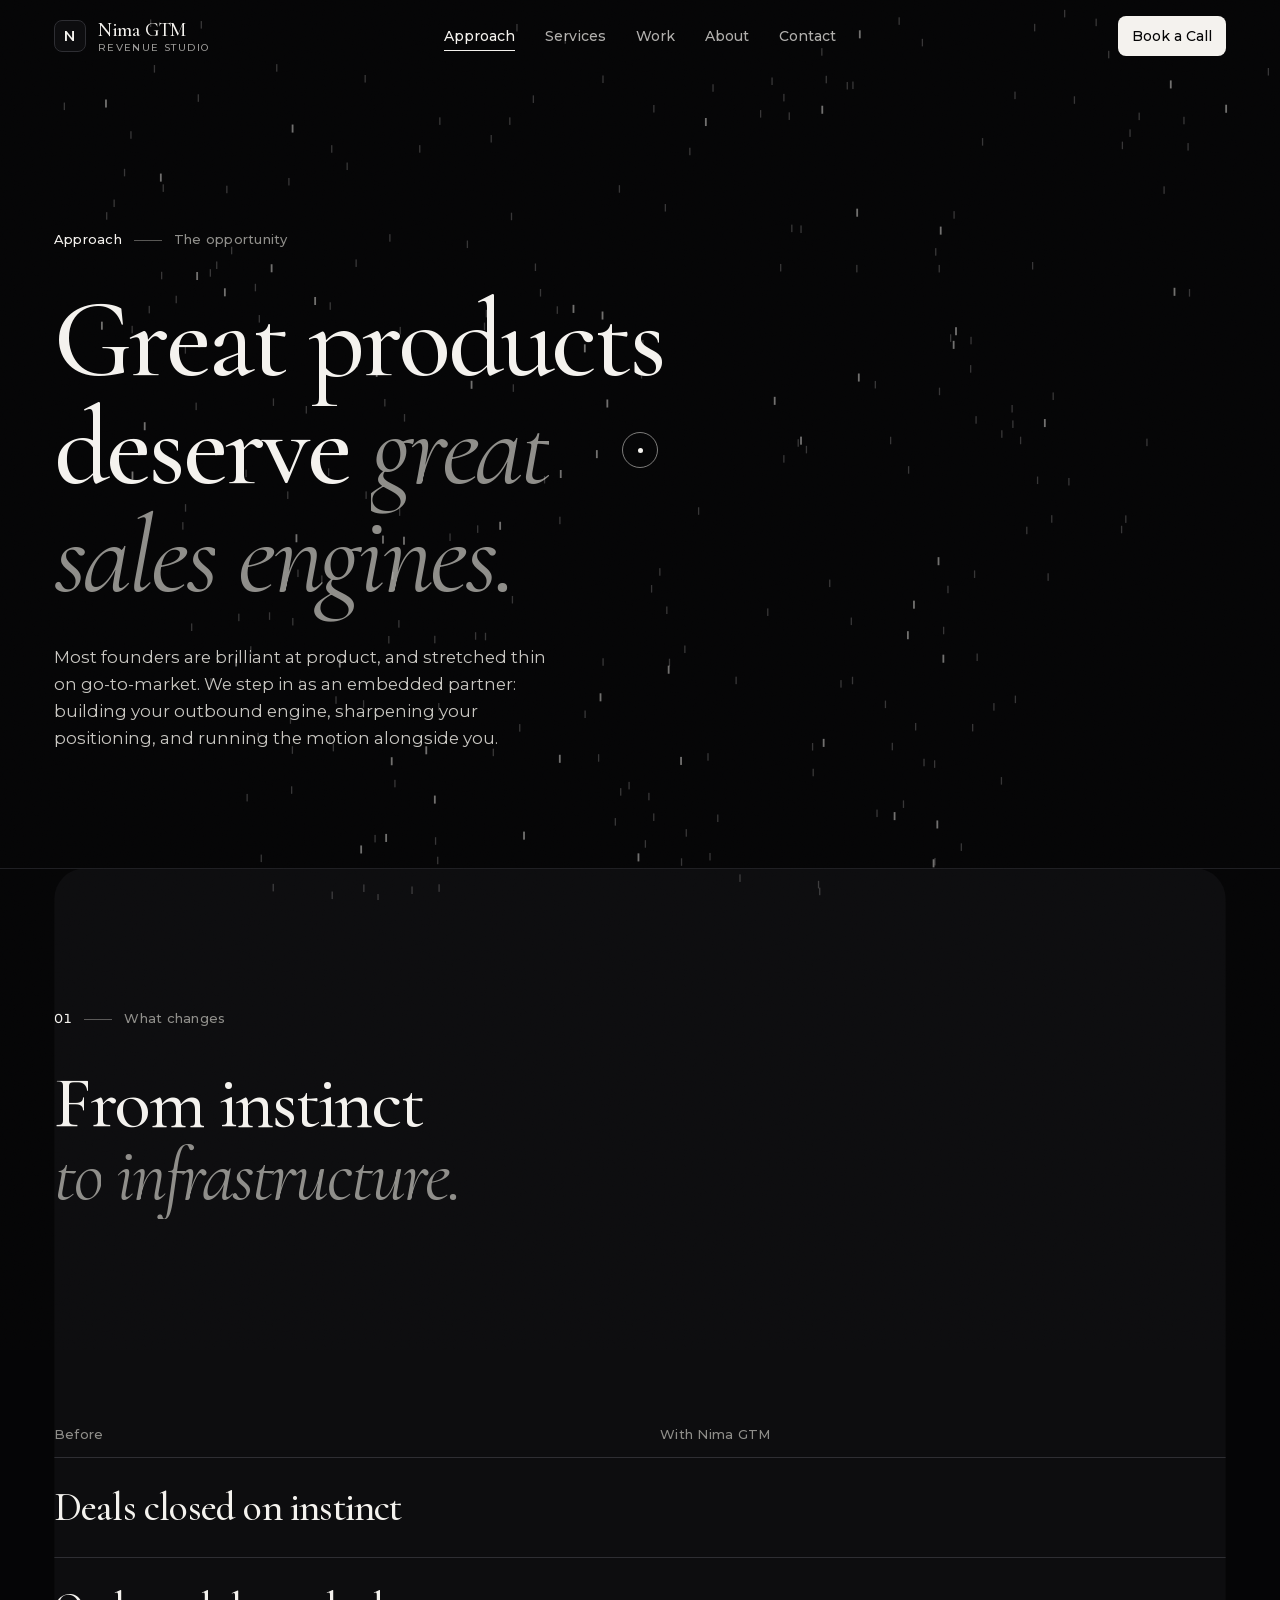
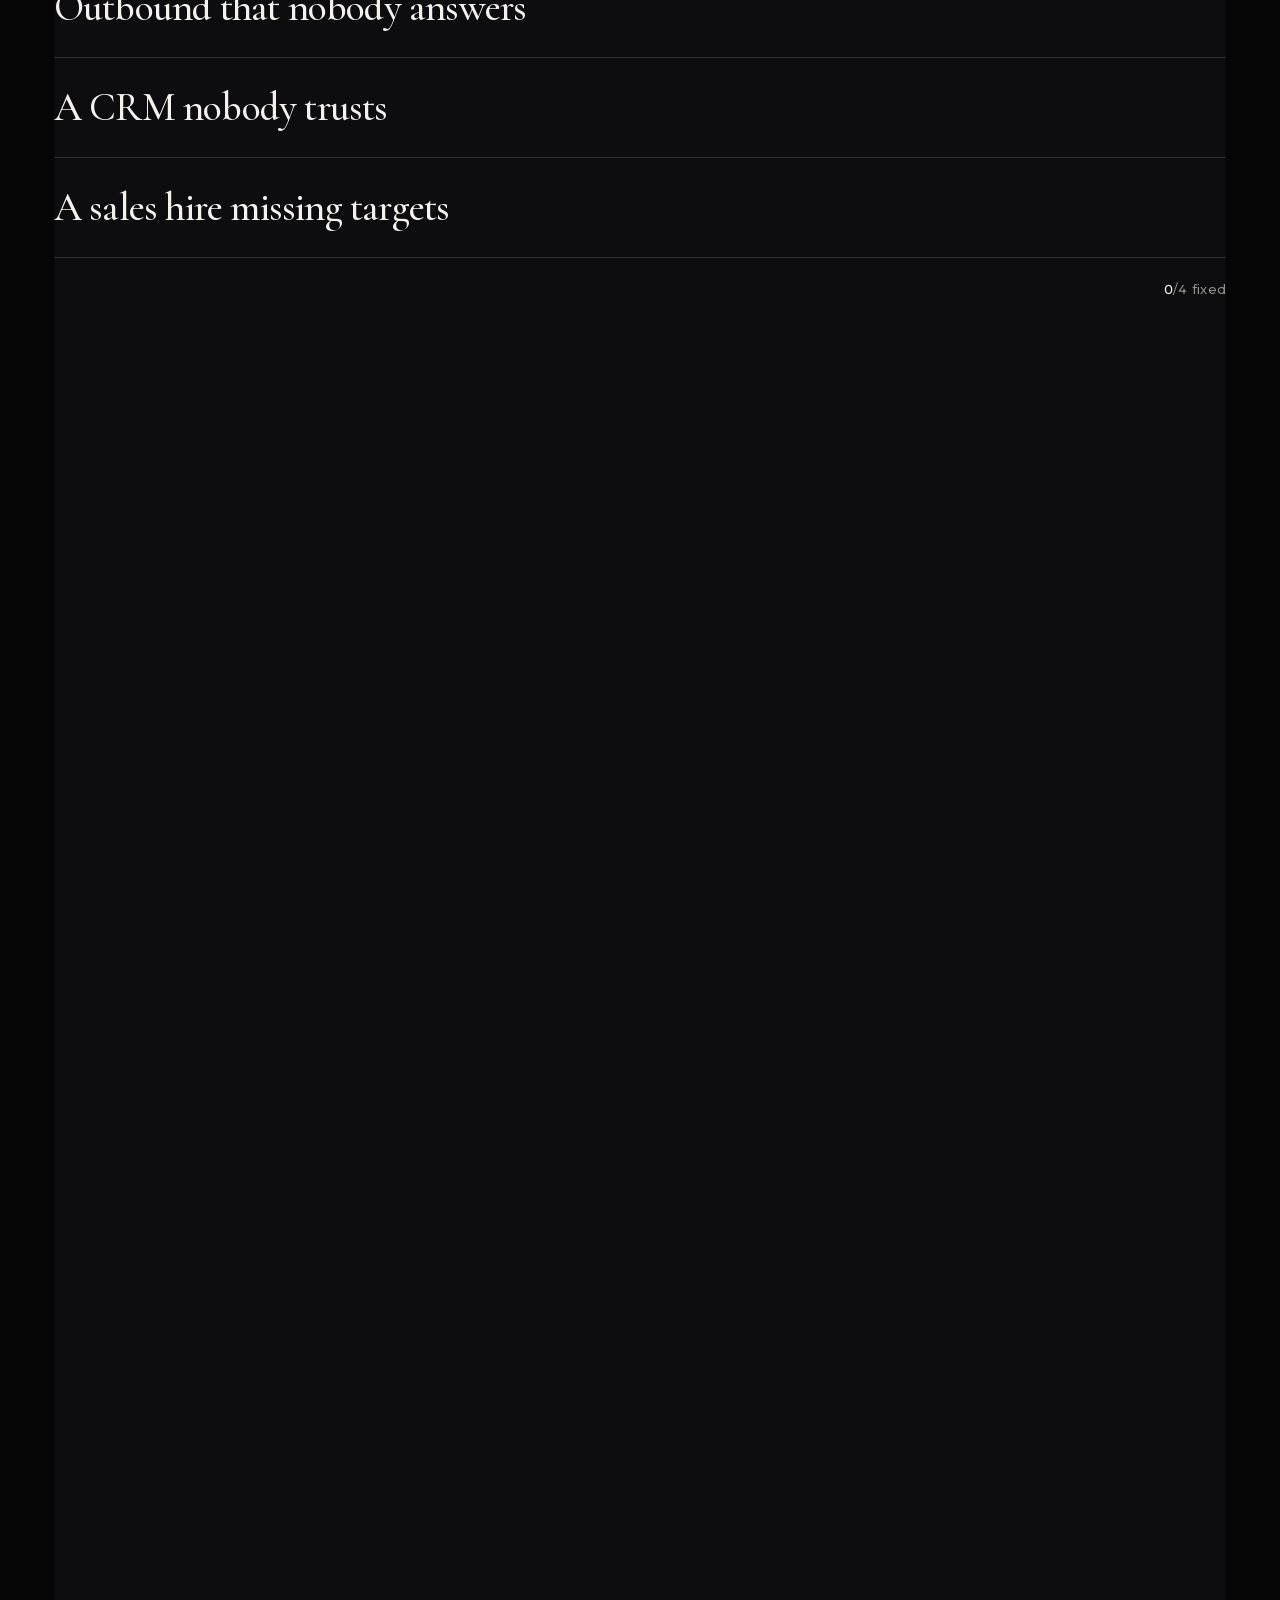
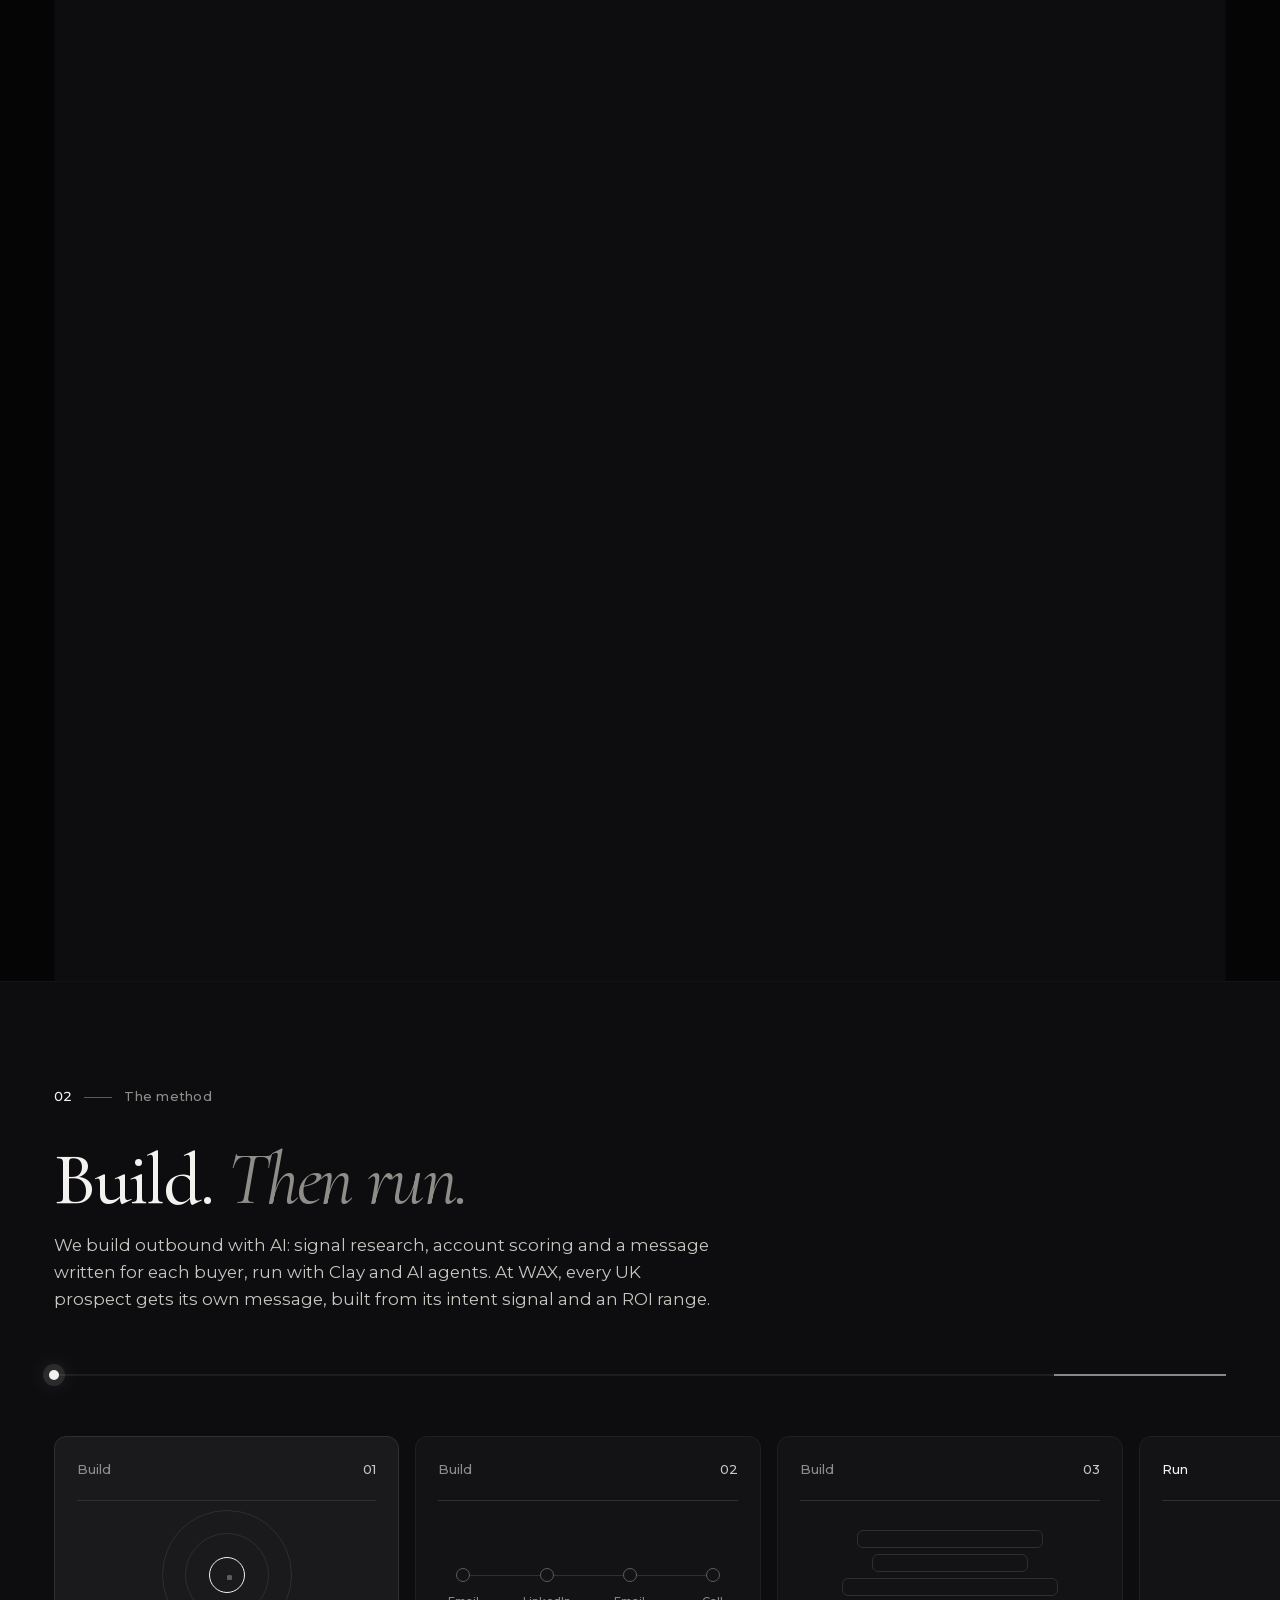
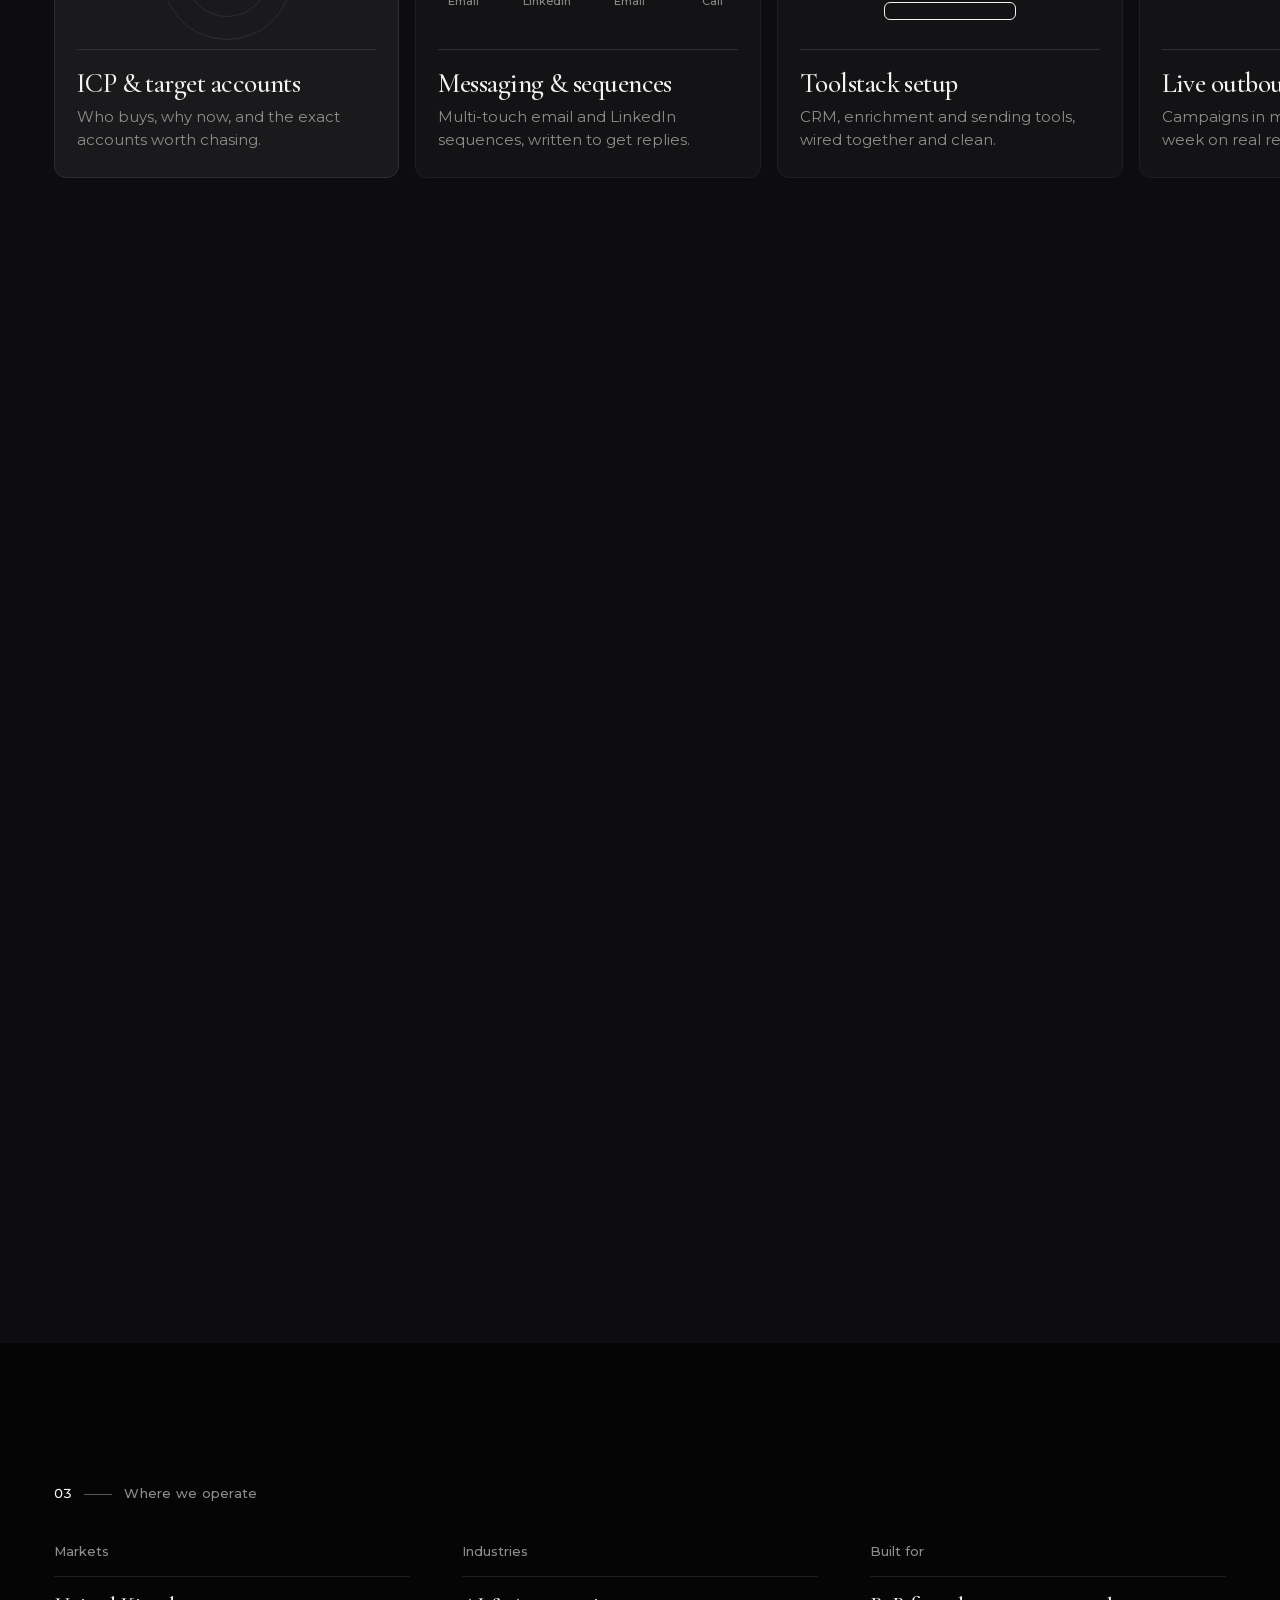
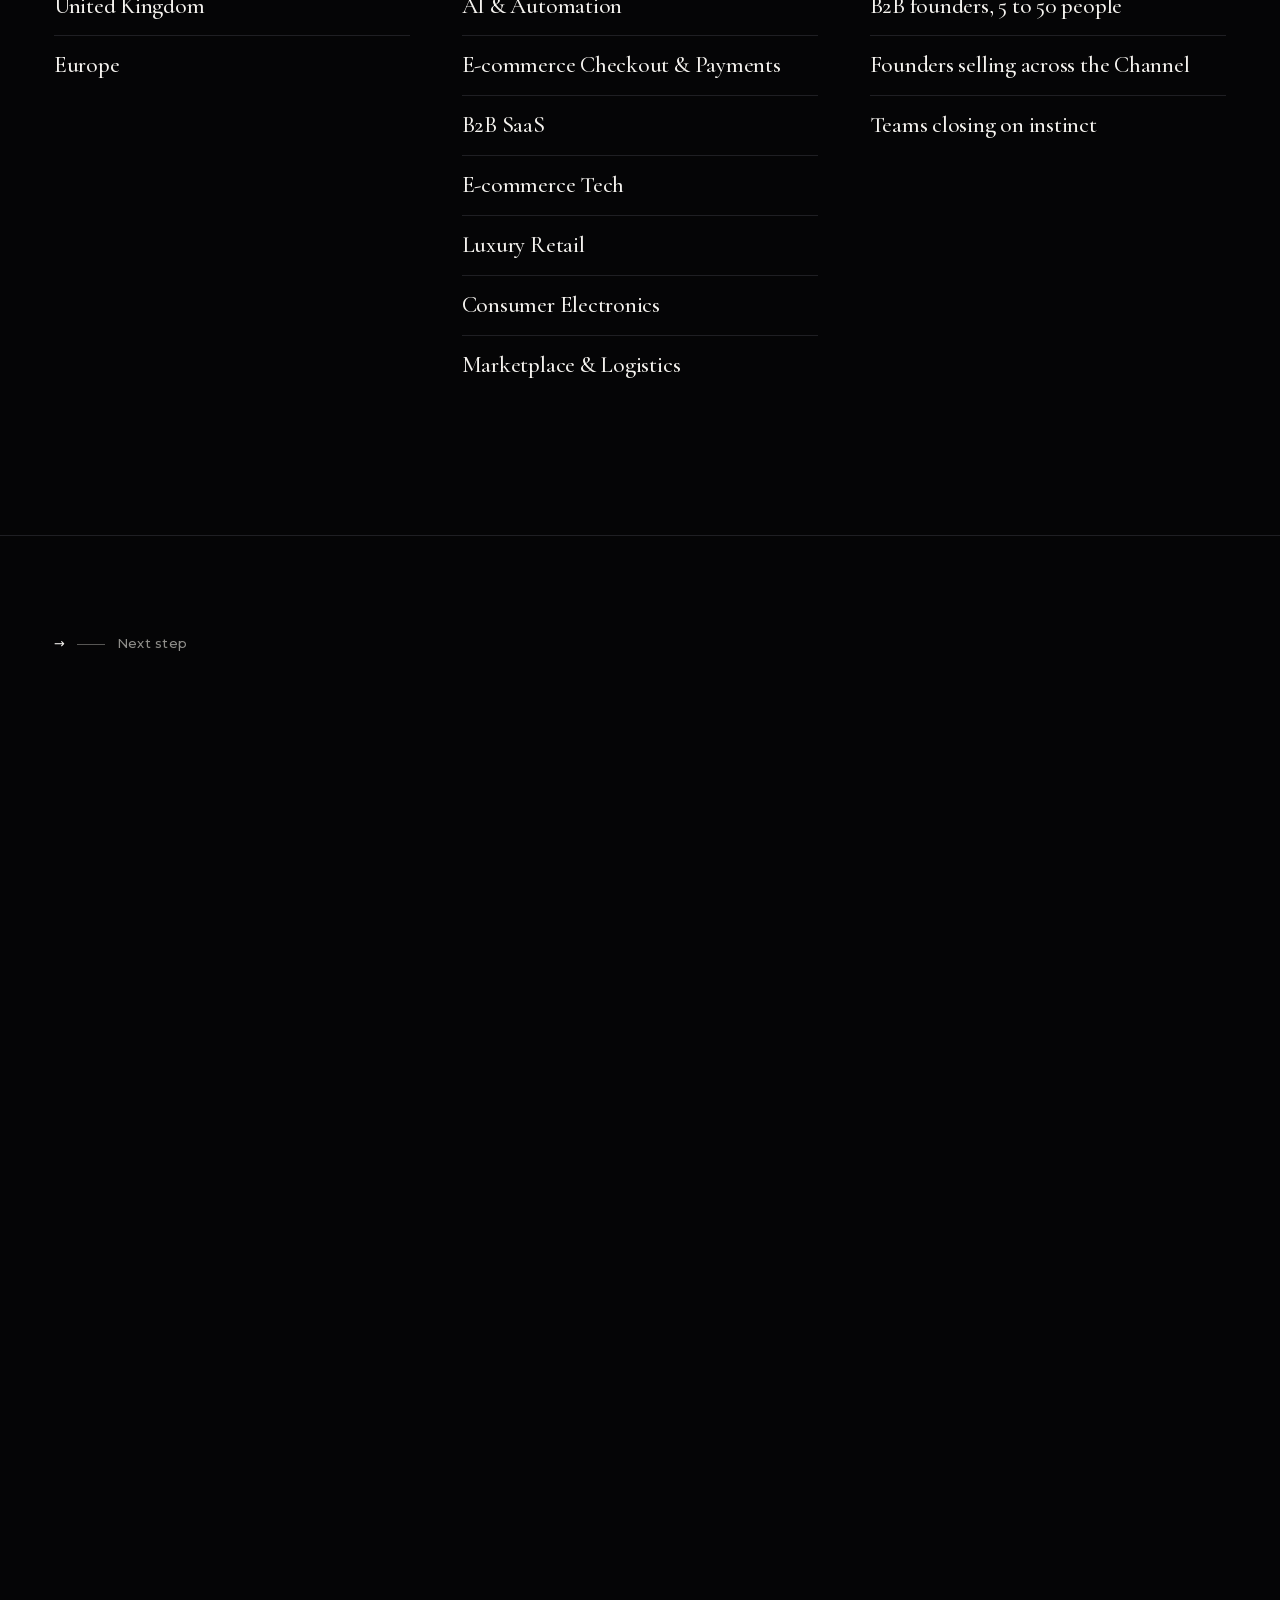
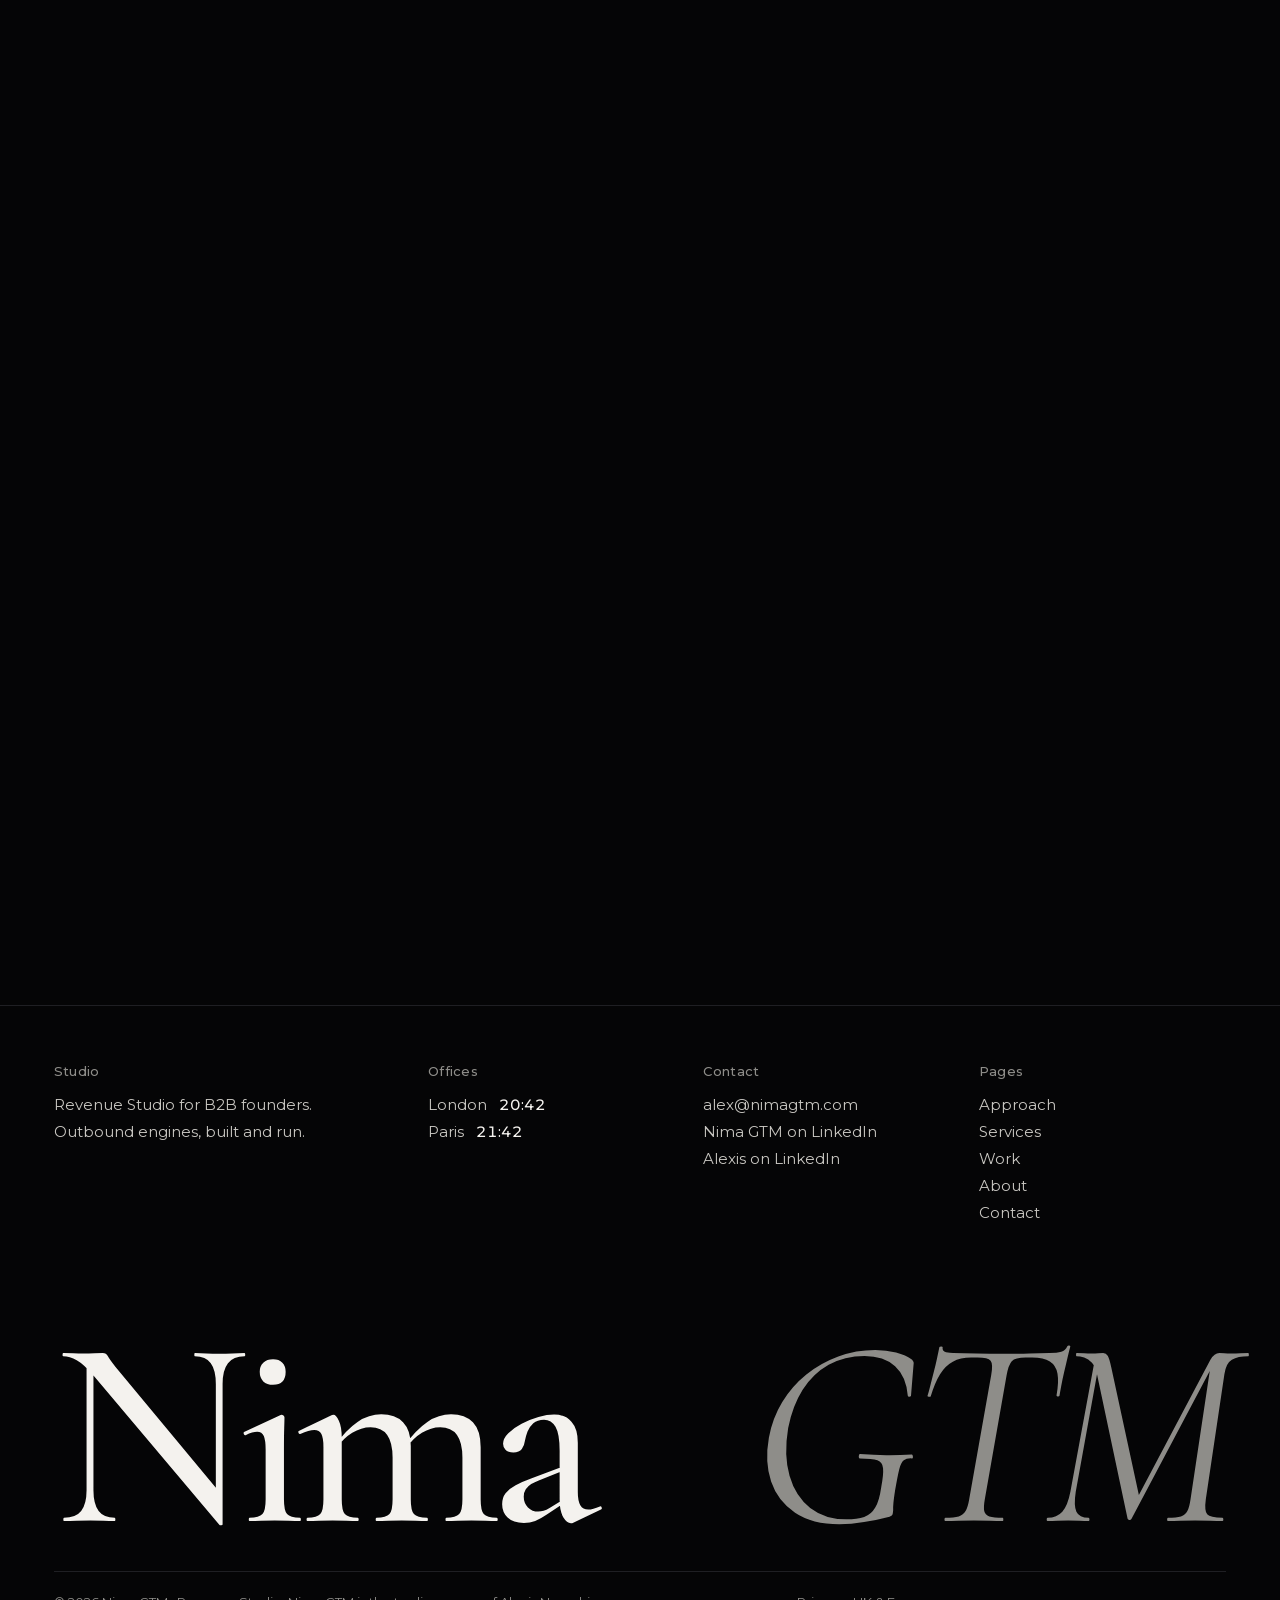
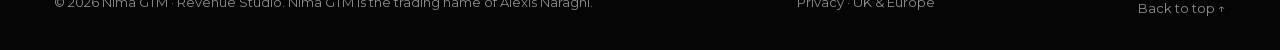
<file: approach.html>
<!DOCTYPE html>
<html lang="en">
<head>
<meta charset="UTF-8">
<meta name="viewport" content="width=device-width, initial-scale=1, viewport-fit=cover">
<meta name="theme-color" content="#050506">
<meta name="description" content="How Nima GTM works: from instinct to infrastructure. We build your outbound engine, then run it alongside you.">
<title>Approach · Nima GTM · Revenue Studio</title>
<link rel="icon" href="assets/favicon.svg" type="image/svg+xml">
<script>(function(r){var c='js';try{if(matchMedia('(prefers-reduced-motion:reduce)').matches)c+=' rm';else{var n=performance.getEntriesByType('navigation')[0],t=n?n.type:'navigate',s=false;try{s=!!document.referrer&&new URL(document.referrer).host===location.host}catch(x){}if(s&&t==='navigate')c+=' wipe-in';else if(!s&&t==='navigate')c+=' pl-on'}}catch(e){}r.className=c;setTimeout(function(){if(!window.__n)r.className=''},5000)})(document.documentElement)</script>
<link rel="stylesheet" href="assets/site.css?v=5">
<script src="assets/site.js?v=5" defer></script>
</head>
<body>
<a class="skip-link" href="#main" data-top>Skip to content</a>

<div class="pl" id="pl" aria-hidden="true">
  <div class="pl-c">
    <svg class="pl-m" viewBox="0 0 40 40"><path d="M9 31V9l22 22V9" fill="none" stroke="currentColor" stroke-width="1.6" stroke-linecap="square"/></svg>
    <div class="pl-w"><span>Nima GTM</span><small>Revenue Studio</small></div>
  </div>
  <div class="pl-n"><span id="plN">000</span></div>
  <div class="pl-b"><i id="plB"></i></div>
</div>
<div class="wipe" id="wipe" aria-hidden="true"><div class="wipe-p"></div><div class="wipe-l"><span id="wipeT"></span></div></div>
<div class="cur" id="cur" aria-hidden="true"><div class="cur-r"><span id="curT"></span></div><div class="cur-d"></div></div>
<div class="grain" aria-hidden="true"></div>
<canvas id="flow" aria-hidden="true"></canvas>
<div class="rail off" id="rail"><span id="railN"></span><i><b></b></i><a href="https://calendar.app.google/csMAmkrfrARDxmJ37" target="_blank" rel="noopener">Book a Call</a></div>

<header class="hd" id="hd">
  <a href="index.html" class="logo" data-l="Nima GTM" aria-label="Nima GTM, home">
    <span class="logo-m" aria-hidden="true">N</span>
    <span class="logo-w">Nima GTM<small>Revenue Studio</small></span>
  </a>
  <nav class="nav" aria-label="Main"><a href="approach.html" data-l="Approach" aria-current="page">Approach</a><a href="services.html" data-l="Services">Services</a><a href="work.html" data-l="Work">Work</a><a href="about.html" data-l="About">About</a><a href="contact.html" data-l="Contact">Contact</a></nav>
  <div class="hd-r">
    <a class="btn btn-s mag" href="https://calendar.app.google/csMAmkrfrARDxmJ37" target="_blank" rel="noopener"><span>Book a Call</span></a>
    <button class="burger" id="burger" aria-label="Open menu" aria-expanded="false" aria-controls="mm"><i></i><i></i></button>
  </div>
</header>

<div class="mm" id="mm" aria-hidden="true">
  <nav aria-label="Mobile"><a href="index.html" data-l="Nima GTM"><small>00</small><span>Home</span></a><a href="approach.html" data-l="Approach"><small>01</small><span>Approach</span></a><a href="services.html" data-l="Services"><small>02</small><span>Services</span></a><a href="work.html" data-l="Work"><small>03</small><span>Work</span></a><a href="about.html" data-l="About"><small>04</small><span>About</span></a><a href="contact.html" data-l="Contact"><small>05</small><span>Contact</span></a></nav>
  <div class="mm-f">
    <a class="btn" href="https://calendar.app.google/csMAmkrfrARDxmJ37" target="_blank" rel="noopener"><span>Book a pipeline review</span><svg aria-hidden="true" viewBox="0 0 24 24"><path d="M5 12h14M13 6l6 6-6 6" fill="none" stroke="currentColor" stroke-width="1.6"/></svg></a>
    <a href="mailto:alex@nimagtm.com">alex@nimagtm.com</a>
  </div>
</div>

<main id="main">
<section class="ph-hero">
  <div class="wrap">
    <div class="lab label"><span>Approach</span><span>The opportunity</span></div>
    <h1 class="h1 sp">Great products deserve <em>great sales engines.</em></h1>
    <p class="lead rv">Most founders are brilliant at product, and stretched thin on go-to-market. We step in as an embedded partner: building your outbound engine, sharpening your positioning, and running the motion alongside you.</p>
  </div>
</section>

<section class="opp paper" data-step="What changes">
  <div class="wrap">
    <div class="lab label"><span>01</span><span>What changes</span></div>
    <h2 class="h2 sp">From instinct <em>to infrastructure.</em></h2>
  </div>
  <div class="sx" id="sx">
    <div class="sx-s">
      <div class="wrap sx-in">
        <div class="sx-hd label"><span>Before</span><span>With Nima GTM</span></div>
        <ol class="sx-l">
          <li><span class="b"><span>Deals closed on instinct</span><i></i></span><span class="a">A repeatable sales process</span></li>
          <li><span class="b"><span>Outbound that nobody answers</span><i></i></span><span class="a">Sequences that convert</span></li>
          <li><span class="b"><span>A CRM nobody trusts</span><i></i></span><span class="a">Pipeline you can report to the board</span></li>
          <li><span class="b"><span>A sales hire missing targets</span><i></i></span><span class="a">A team coached every week</span></li>
        </ol>
        <div class="sx-p label" aria-hidden="true"><span id="sxN">0</span>/4 fixed</div>
      </div>
    </div>
  </div>
</section>

<section class="mt" id="method" data-step="The method">
  <div class="mt-s">
    <div class="wrap">
      <div class="lab label"><span>02</span><span>The method</span></div>
      <h2 class="h2"><span class="sp">Build. <em>Then run.</em></span></h2>
      <p class="lead mt-ai">We build outbound with AI: signal research, account scoring and a message written for each buyer, run with Clay and AI agents. At WAX, every UK prospect gets its own message, built from its intent signal and an ROI range.</p>
    </div>
    <div class="mt-rail" aria-hidden="true"><svg viewBox="0 0 1000 20" preserveAspectRatio="none"><line x1="0" y1="10" x2="1000" y2="10" class="r0"/><line x1="0" y1="10" x2="1000" y2="10" class="r1" id="mtLine"/></svg><span class="mt-dot" id="mtDot"></span></div>
    <div class="mt-tr" id="mtTr">
      <article class="st"><div class="st-k"><span>Build</span><b>01</b></div><div class="st-v v-icp" aria-hidden="true"><i></i><i></i><i></i><b></b><b></b><b></b><b></b><b></b></div><h3>ICP &amp; target accounts</h3><p>Who buys, why now, and the exact accounts worth chasing.</p></article>
      <article class="st"><div class="st-k"><span>Build</span><b>02</b></div><div class="st-v v-seq" aria-hidden="true"><i><b>Email</b></i><i><b>LinkedIn</b></i><i><b>Email</b></i><i><b>Call</b></i></div><h3>Messaging &amp; sequences</h3><p>Multi-touch email and LinkedIn sequences, written to get replies.</p></article>
      <article class="st"><div class="st-k"><span>Build</span><b>03</b></div><div class="st-v v-stk" aria-hidden="true"><i></i><i></i><i></i><i></i></div><h3>Toolstack setup</h3><p>CRM, enrichment and sending tools, wired together and clean.</p></article>
      <article class="st"><div class="st-k run"><span>Run</span><b>04</b></div><div class="st-v v-out" aria-hidden="true"><i></i><i></i><i></i></div><h3>Live outbound</h3><p>Campaigns in market, iterated every week on real reply data.</p></article>
      <article class="st"><div class="st-k run"><span>Run</span><b>05</b></div><div class="st-v v-wav" aria-hidden="true"><i></i><i></i><i></i><i></i><i></i><i></i><i></i><i></i><i></i><i></i><i></i><i></i></div><h3>Weekly SDR coaching</h3><p>Live call feedback, objection handling, discovery frameworks.</p></article>
      <article class="st"><div class="st-k run"><span>Run</span><b>06</b></div><div class="st-v v-bar" aria-hidden="true"><i></i><i></i><i></i><i></i><i></i><i></i></div><h3>Weekly pipeline reporting</h3><p>Pipeline and KPIs in one dashboard, reviewed every week.</p></article>
    </div>
  </div>
</section>

<section class="ind-s" data-step="Where we operate">
  <div class="wrap">
    <div class="lab label"><span>03</span><span>Where we operate</span></div>
    <div class="ind-g">
      <div class="rv"><h3>Markets</h3><ul><li>United Kingdom</li><li>Europe</li></ul></div>
      <div class="rv"><h3>Industries</h3><ul><li>AI &amp; Automation</li><li>E-commerce Checkout &amp; Payments</li><li>B2B SaaS</li><li>E-commerce Tech</li><li>Luxury Retail</li><li>Consumer Electronics</li><li>Marketplace &amp; Logistics</li></ul></div>
      <div class="rv"><h3>Built for</h3><ul><li>B2B founders, 5 to 50 people</li><li>Founders selling across the Channel</li><li>Teams closing on instinct</li></ul></div>
    </div>
  </div>
</section>
</main>

<section class="cta" id="cta" data-step="Book a Call">
  <div class="cta-s"><div class="wrap">
    <div class="lab label"><span>→</span><span>Next step</span></div>
    <h2 class="cta-h"><span class="ln"><span>The engine doesn't</span></span><span class="ln"><span>build itself.</span></span><span class="ln"><em>Let's start.</em></span></h2>
    <div class="cta-r">
      <span class="cta-bw"><a class="cta-btn mag" href="https://calendar.app.google/csMAmkrfrARDxmJ37" target="_blank" rel="noopener"><span class="cta-btn-i"><span>Book a 30-min pipeline review</span><svg aria-hidden="true" viewBox="0 0 24 24"><path d="M5 12h14M13 6l6 6-6 6" fill="none" stroke="currentColor" stroke-width="1.6"/></svg></span></a></span>
      <div class="cta-m"><a href="mailto:alex@nimagtm.com">alex@nimagtm.com</a><span class="label">UK &amp; Europe · London · Paris</span><a class="lnk cta-next" href="services.html" data-l="Services"><span>Not ready yet? See the services</span><svg aria-hidden="true" viewBox="0 0 24 24"><path d="M5 12h14M13 6l6 6-6 6" fill="none" stroke="currentColor" stroke-width="1.6"/></svg></a></div>
    </div>
  </div></div>
</section>

<footer class="ft">
  <div class="wrap">
    <div class="ft-g">
      <div><span class="label">Studio</span><p>Revenue Studio for B2B founders. Outbound engines, built and run.</p></div>
      <div><span class="label">Offices</span><p>London <b data-clock="ldn">--:--</b><br>Paris <b data-clock="par">--:--</b></p></div>
      <div><span class="label">Contact</span><p><a href="mailto:alex@nimagtm.com">alex@nimagtm.com</a><br><a href="https://www.linkedin.com/company/nima-gtm/" target="_blank" rel="noopener">Nima GTM on LinkedIn</a><br><a href="https://www.linkedin.com/in/alexis-naraghi-510415134/" target="_blank" rel="noopener">Alexis on LinkedIn</a></p></div>
      <div><span class="label">Pages</span><p><a href="approach.html" data-l="Approach">Approach</a><br><a href="services.html" data-l="Services">Services</a><br><a href="work.html" data-l="Work">Work</a><br><a href="about.html" data-l="About">About</a><br><a href="contact.html" data-l="Contact">Contact</a></p></div>
    </div>
    <div class="ft-w" aria-hidden="true"><span>Nima</span><span>GTM</span></div>
    <div class="ft-b"><span>© 2026 Nima GTM · Revenue Studio. Nima GTM is the trading name of Alexis Naraghi.</span><span><a href="privacy.html" data-l="Privacy">Privacy</a> · UK &amp; Europe</span><button id="top">Back to top ↑</button></div>
  </div>
</footer>
<a class="mbar" id="mbar" href="https://calendar.app.google/csMAmkrfrARDxmJ37" target="_blank" rel="noopener"><i class="mbar-p" aria-hidden="true"></i><span>Book a 30-min pipeline review</span><svg aria-hidden="true" viewBox="0 0 24 24"><path d="M5 12h14M13 6l6 6-6 6" fill="none" stroke="currentColor" stroke-width="1.6"/></svg></a>
</body>
</html>
</file>
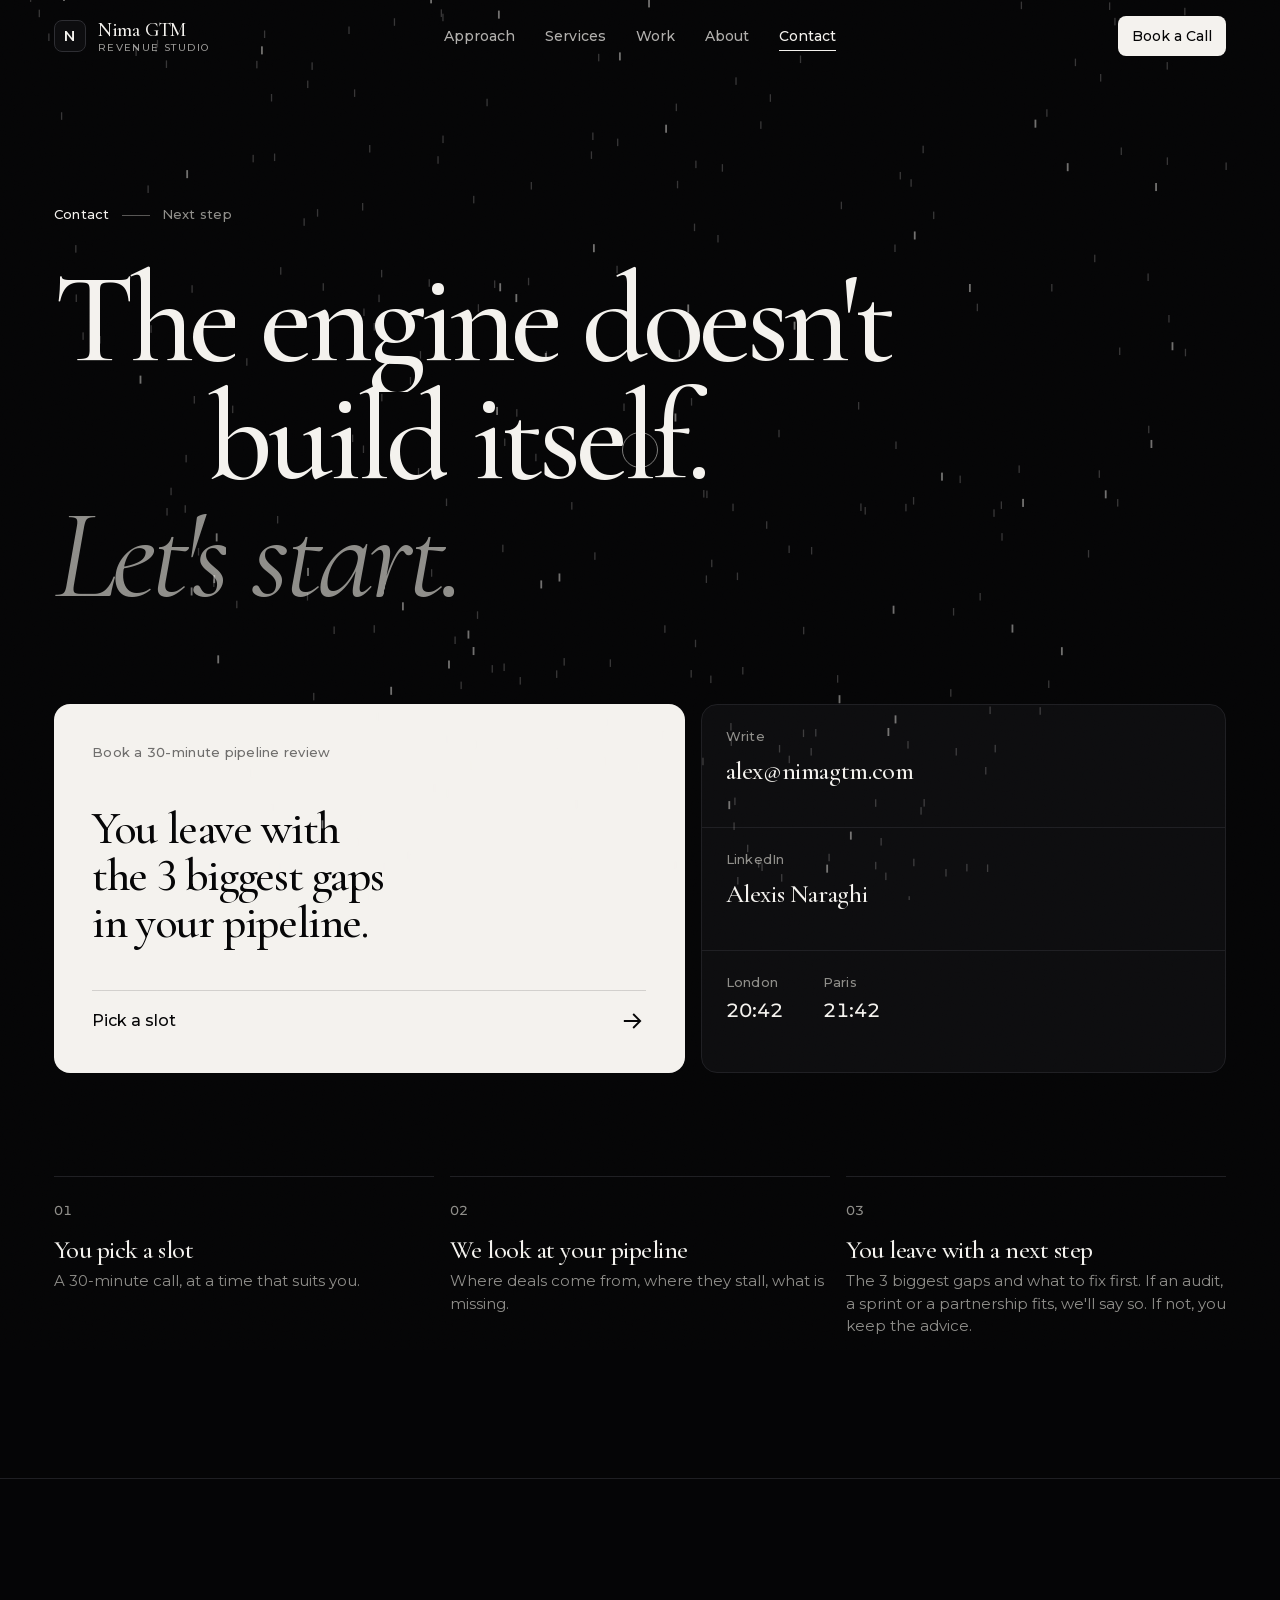
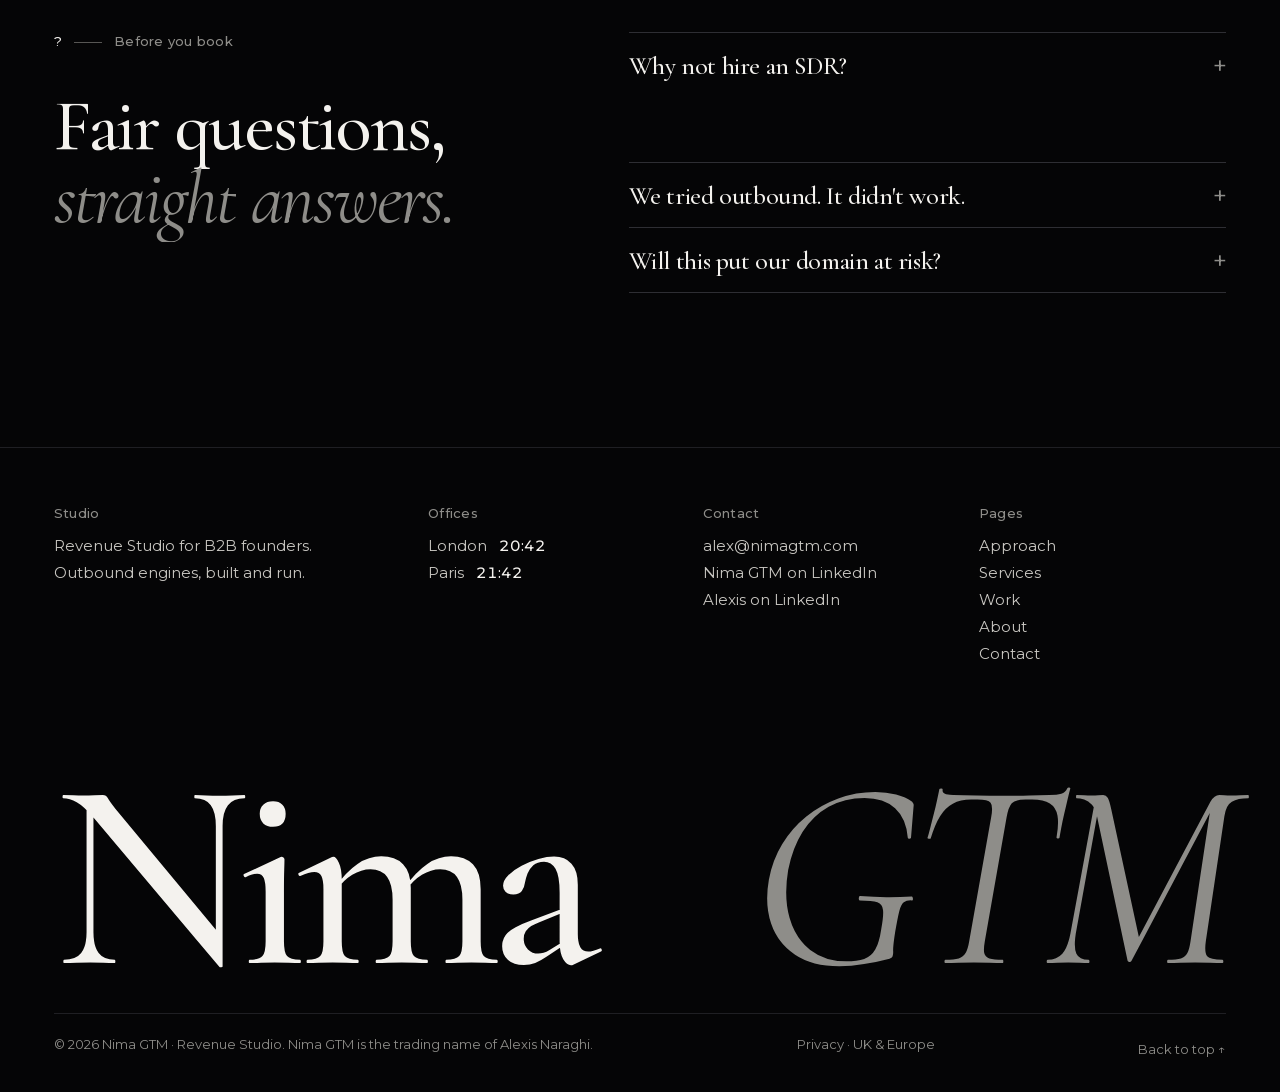
<file: contact.html>
<!DOCTYPE html>
<html lang="en">
<head>
<meta charset="UTF-8">
<meta name="viewport" content="width=device-width, initial-scale=1, viewport-fit=cover">
<meta name="theme-color" content="#050506">
<meta name="description" content="Book a 30-minute pipeline review with Nima GTM, or write to alex@nimagtm.com.">
<title>Contact · Nima GTM · Revenue Studio</title>
<link rel="icon" href="assets/favicon.svg" type="image/svg+xml">
<script>(function(r){var c='js';try{if(matchMedia('(prefers-reduced-motion:reduce)').matches)c+=' rm';else{var n=performance.getEntriesByType('navigation')[0],t=n?n.type:'navigate',s=false;try{s=!!document.referrer&&new URL(document.referrer).host===location.host}catch(x){}if(s&&t==='navigate')c+=' wipe-in';else if(!s&&t==='navigate')c+=' pl-on'}}catch(e){}r.className=c;setTimeout(function(){if(!window.__n)r.className=''},5000)})(document.documentElement)</script>
<link rel="stylesheet" href="assets/site.css?v=5">
<script src="assets/site.js?v=5" defer></script>
</head>
<body>
<a class="skip-link" href="#main" data-top>Skip to content</a>

<div class="pl" id="pl" aria-hidden="true">
  <div class="pl-c">
    <svg class="pl-m" viewBox="0 0 40 40"><path d="M9 31V9l22 22V9" fill="none" stroke="currentColor" stroke-width="1.6" stroke-linecap="square"/></svg>
    <div class="pl-w"><span>Nima GTM</span><small>Revenue Studio</small></div>
  </div>
  <div class="pl-n"><span id="plN">000</span></div>
  <div class="pl-b"><i id="plB"></i></div>
</div>
<div class="wipe" id="wipe" aria-hidden="true"><div class="wipe-p"></div><div class="wipe-l"><span id="wipeT"></span></div></div>
<div class="cur" id="cur" aria-hidden="true"><div class="cur-r"><span id="curT"></span></div><div class="cur-d"></div></div>
<div class="grain" aria-hidden="true"></div>
<canvas id="flow" aria-hidden="true"></canvas>
<div class="rail off" id="rail"><span id="railN"></span><i><b></b></i><a href="https://calendar.app.google/csMAmkrfrARDxmJ37" target="_blank" rel="noopener">Book a Call</a></div>

<header class="hd" id="hd">
  <a href="index.html" class="logo" data-l="Nima GTM" aria-label="Nima GTM, home">
    <span class="logo-m" aria-hidden="true">N</span>
    <span class="logo-w">Nima GTM<small>Revenue Studio</small></span>
  </a>
  <nav class="nav" aria-label="Main"><a href="approach.html" data-l="Approach">Approach</a><a href="services.html" data-l="Services">Services</a><a href="work.html" data-l="Work">Work</a><a href="about.html" data-l="About">About</a><a href="contact.html" data-l="Contact" aria-current="page">Contact</a></nav>
  <div class="hd-r">
    <a class="btn btn-s mag" href="https://calendar.app.google/csMAmkrfrARDxmJ37" target="_blank" rel="noopener"><span>Book a Call</span></a>
    <button class="burger" id="burger" aria-label="Open menu" aria-expanded="false" aria-controls="mm"><i></i><i></i></button>
  </div>
</header>

<div class="mm" id="mm" aria-hidden="true">
  <nav aria-label="Mobile"><a href="index.html" data-l="Nima GTM"><small>00</small><span>Home</span></a><a href="approach.html" data-l="Approach"><small>01</small><span>Approach</span></a><a href="services.html" data-l="Services"><small>02</small><span>Services</span></a><a href="work.html" data-l="Work"><small>03</small><span>Work</span></a><a href="about.html" data-l="About"><small>04</small><span>About</span></a><a href="contact.html" data-l="Contact"><small>05</small><span>Contact</span></a></nav>
  <div class="mm-f">
    <a class="btn" href="https://calendar.app.google/csMAmkrfrARDxmJ37" target="_blank" rel="noopener"><span>Book a pipeline review</span><svg aria-hidden="true" viewBox="0 0 24 24"><path d="M5 12h14M13 6l6 6-6 6" fill="none" stroke="currentColor" stroke-width="1.6"/></svg></a>
    <a href="mailto:alex@nimagtm.com">alex@nimagtm.com</a>
  </div>
</div>

<main id="main">
<section class="ct">
  <div class="wrap">
    <div class="lab label"><span>Contact</span><span>Next step</span></div>
    <h1 class="ct-h sp">The engine doesn't <span class="pad">build itself.</span> <em>Let's start.</em></h1>
    <div class="ct-g">
      <a class="ct-book" href="https://calendar.app.google/csMAmkrfrARDxmJ37" target="_blank" rel="noopener">
        <span class="label">Book a 30-minute pipeline review</span>
        <b>You leave with the 3 biggest gaps in your pipeline.</b>
        <span class="ct-go"><span>Pick a slot</span><svg aria-hidden="true" viewBox="0 0 24 24"><path d="M5 12h14M13 6l6 6-6 6" fill="none" stroke="currentColor" stroke-width="1.6"/></svg></span>
      </a>
      <div class="ct-c">
        <div><span class="label">Write</span><a href="mailto:alex@nimagtm.com">alex@nimagtm.com</a></div>
        <div><span class="label">LinkedIn</span><a href="https://www.linkedin.com/in/alexis-naraghi-510415134/" target="_blank" rel="noopener">Alexis Naraghi</a></div>
        <div class="ct-off"><div><span class="label">London</span><b data-clock="ldn">--:--</b></div><div><span class="label">Paris</span><b data-clock="par">--:--</b></div></div>
      </div>
    </div>
    <ol class="ct-s">
      <li class="rv"><span class="label">01</span><b>You pick a slot</b><p>A 30-minute call, at a time that suits you.</p></li>
      <li class="rv"><span class="label">02</span><b>We look at your pipeline</b><p>Where deals come from, where they stall, what is missing.</p></li>
      <li class="rv"><span class="label">03</span><b>You leave with a next step</b><p>The 3 biggest gaps and what to fix first. If an audit, a sprint or a partnership fits, we'll say so. If not, you keep the advice.</p></li>
    </ol>
  </div>
</section>

<section class="faq" data-step="Before you book">
  <div class="wrap faq-g">
    <div>
      <div class="lab label"><span>?</span><span>Before you book</span></div>
      <h2 class="h2 sp">Fair questions, <em>straight answers.</em></h2>
    </div>
    <div class="faq-l">
      <details class="rv"><summary>Why not hire an SDR?</summary><p>A new SDR only produces with a target list, a message and a process to step into. We build those first, and can coach the hire.</p></details>
      <details class="rv"><summary>Why not buy a tool, like Clay or an AI SDR?</summary><p>A tool sends whatever you give it. Without the right accounts and a reason to talk to each one, it sends more of the wrong email, faster. We decide who and why, then use the tools.</p></details>
      <details class="rv"><summary>We tried outbound. It didn't work.</summary><p>Usually the list or the reason to reach out was wrong, not the channel. The pipeline review shows which.</p></details>
      <details class="rv"><summary>Will this put our domain at risk?</summary><p>No. Cold email runs from separate sending domains, warmed up, with bounce and spam limits. Never from your main domain.</p></details>
    </div>
  </div>
</section>
</main>

<footer class="ft">
  <div class="wrap">
    <div class="ft-g">
      <div><span class="label">Studio</span><p>Revenue Studio for B2B founders. Outbound engines, built and run.</p></div>
      <div><span class="label">Offices</span><p>London <b data-clock="ldn">--:--</b><br>Paris <b data-clock="par">--:--</b></p></div>
      <div><span class="label">Contact</span><p><a href="mailto:alex@nimagtm.com">alex@nimagtm.com</a><br><a href="https://www.linkedin.com/company/nima-gtm/" target="_blank" rel="noopener">Nima GTM on LinkedIn</a><br><a href="https://www.linkedin.com/in/alexis-naraghi-510415134/" target="_blank" rel="noopener">Alexis on LinkedIn</a></p></div>
      <div><span class="label">Pages</span><p><a href="approach.html" data-l="Approach">Approach</a><br><a href="services.html" data-l="Services">Services</a><br><a href="work.html" data-l="Work">Work</a><br><a href="about.html" data-l="About">About</a><br><a href="contact.html" data-l="Contact">Contact</a></p></div>
    </div>
    <div class="ft-w" aria-hidden="true"><span>Nima</span><span>GTM</span></div>
    <div class="ft-b"><span>© 2026 Nima GTM · Revenue Studio. Nima GTM is the trading name of Alexis Naraghi.</span><span><a href="privacy.html" data-l="Privacy">Privacy</a> · UK &amp; Europe</span><button id="top">Back to top ↑</button></div>
  </div>
</footer>
<a class="mbar" id="mbar" href="https://calendar.app.google/csMAmkrfrARDxmJ37" target="_blank" rel="noopener"><i class="mbar-p" aria-hidden="true"></i><span>Book a 30-min pipeline review</span><svg aria-hidden="true" viewBox="0 0 24 24"><path d="M5 12h14M13 6l6 6-6 6" fill="none" stroke="currentColor" stroke-width="1.6"/></svg></a>
</body>
</html>
</file>
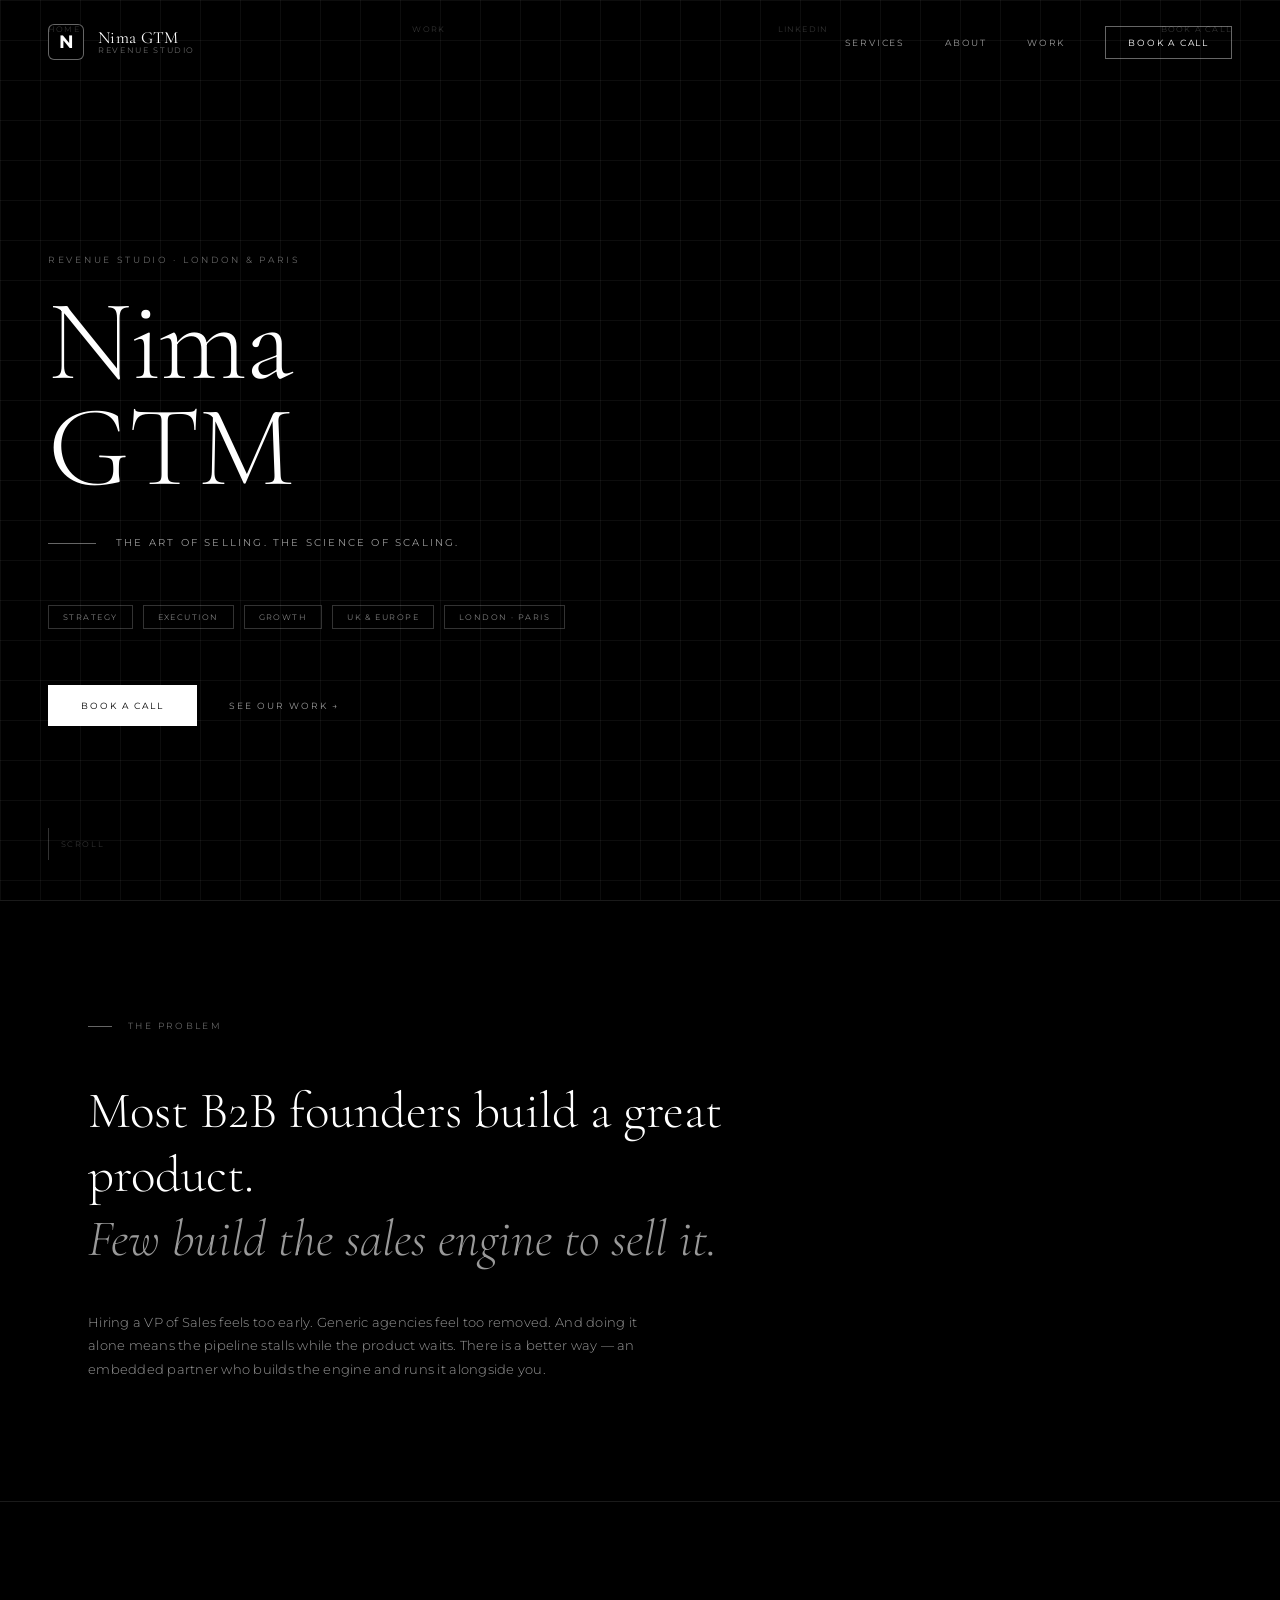
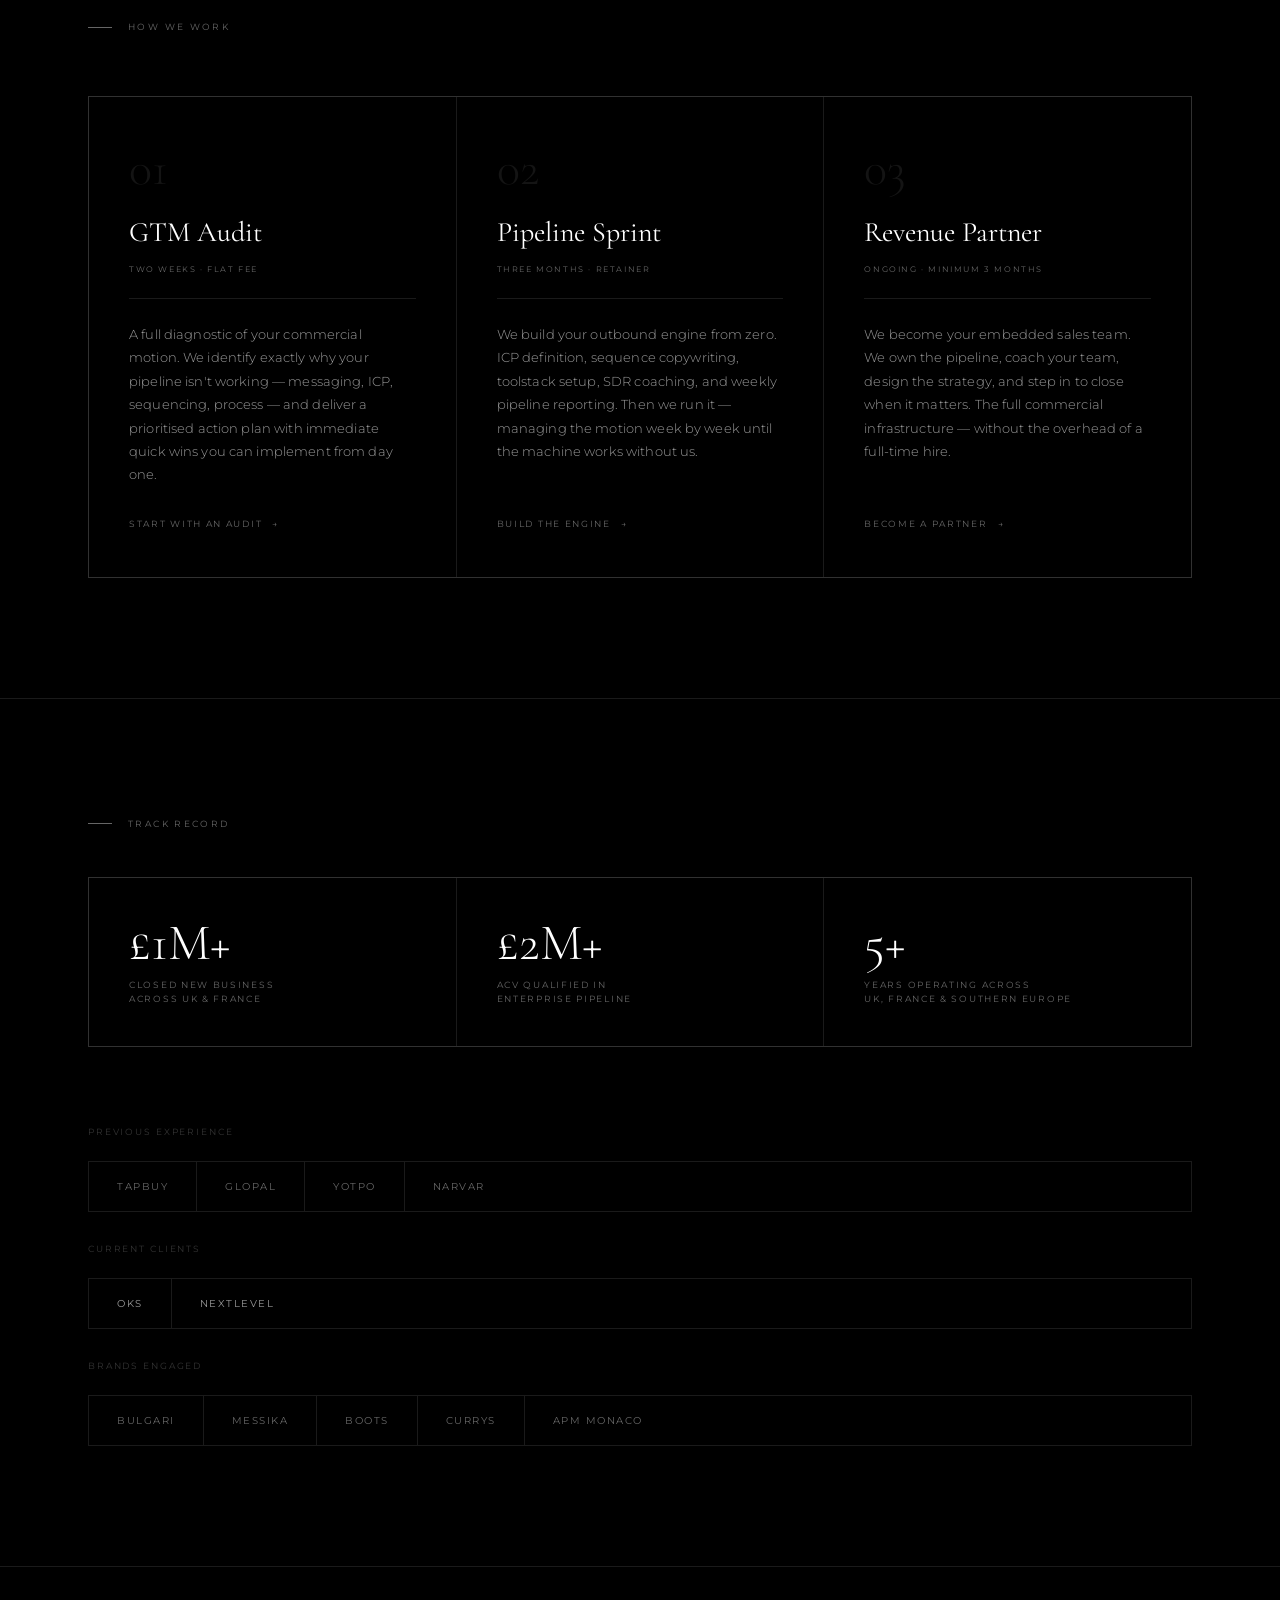
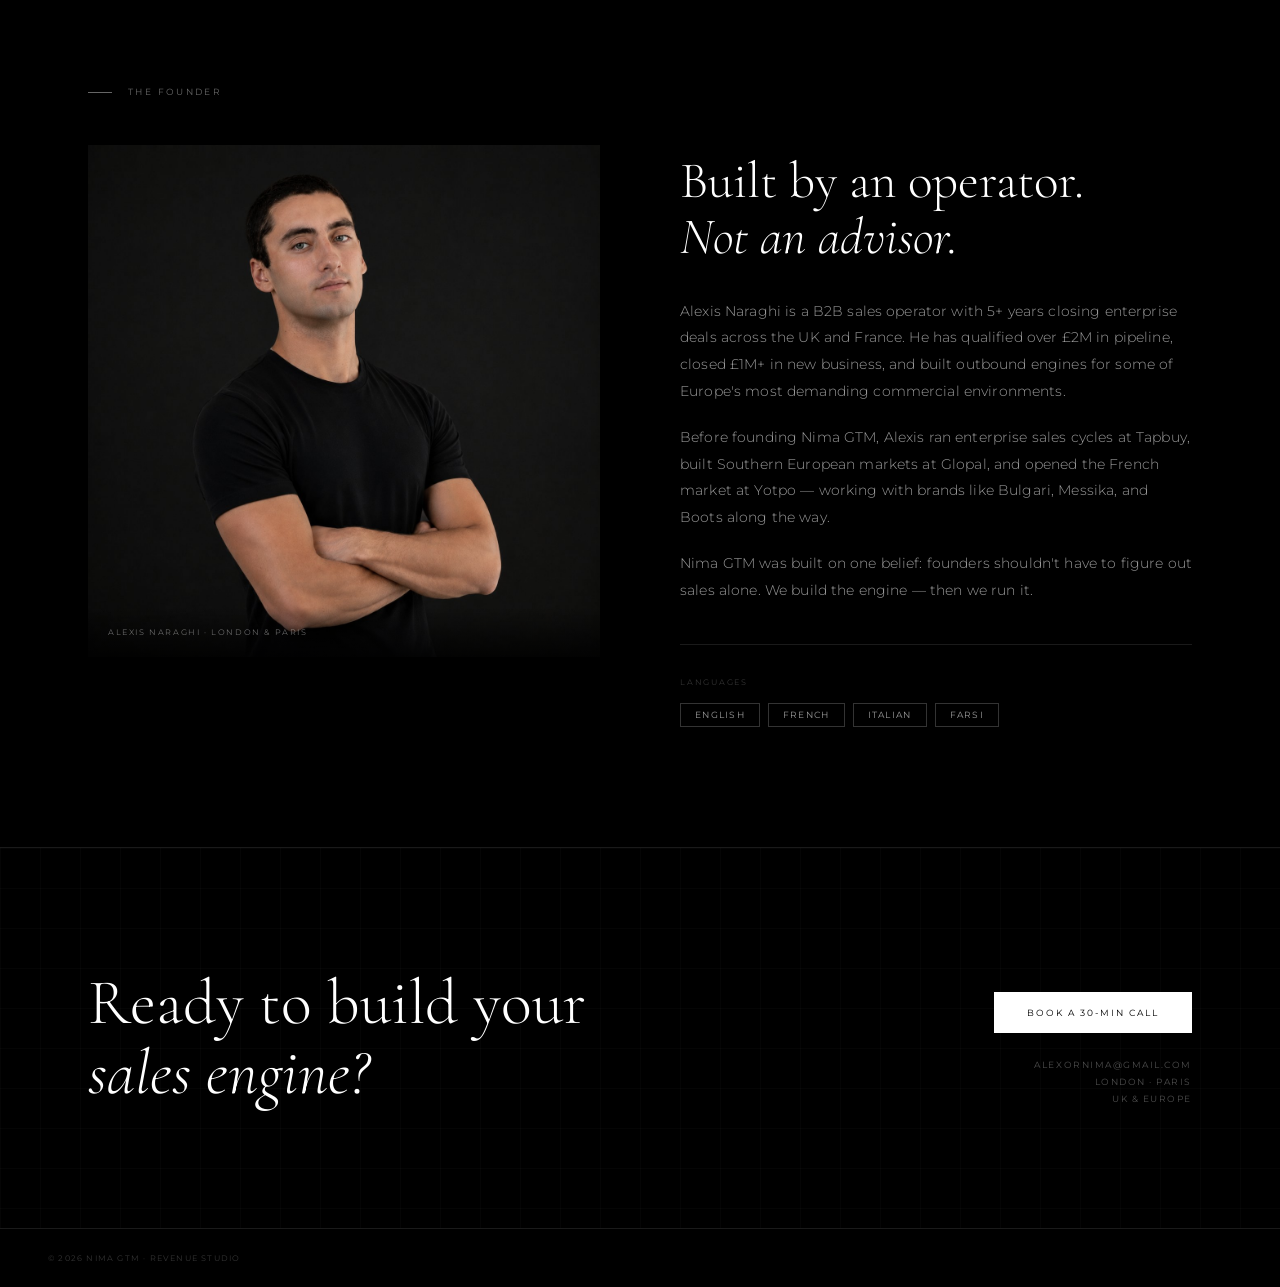
<file: nimagtmhomepage.html>
<!DOCTYPE html>
<html lang="en">
<head>
<meta charset="UTF-8">
<meta name="viewport" content="width=device-width, initial-scale=1.0">
<meta name="description" content="Nima GTM · Revenue Studio. We build the sales engine founders don't have time to build — then we run it. B2B sales consulting across UK & France.">
<title>Nima GTM · Revenue Studio</title>
<link rel="preconnect" href="https://fonts.googleapis.com">
<link rel="preconnect" href="https://fonts.gstatic.com" crossorigin>
<link href="https://fonts.googleapis.com/css2?family=Cormorant+Garamond:ital,wght@0,300;0,400;0,600;1,300;1,400&family=Montserrat:wght@300;400;500&display=swap" rel="stylesheet">
<style>
*,*::before,*::after{box-sizing:border-box;margin:0;padding:0}
:root{
  --black:#000000;
  --white:#ffffff;
  --white-60:rgba(255,255,255,0.6);
  --white-40:rgba(255,255,255,0.4);
  --white-20:rgba(255,255,255,0.2);
  --white-10:rgba(255,255,255,0.1);
  --white-05:rgba(255,255,255,0.05);
  --serif:'Cormorant Garamond',Georgia,serif;
  --sans:'Montserrat',sans-serif;
}
html{scroll-behavior:smooth}
body{
  background:var(--black);
  color:var(--white);
  font-family:var(--sans);
  font-weight:400;
  -webkit-font-smoothing:antialiased;
  overflow-x:hidden;
}

/* SCROLLBAR */
::-webkit-scrollbar{width:4px}
::-webkit-scrollbar-track{background:var(--black)}
::-webkit-scrollbar-thumb{background:var(--white-20)}

/* NAV */
nav{
  position:fixed;top:0;left:0;right:0;z-index:100;
  display:flex;align-items:center;justify-content:space-between;
  padding:24px 48px;
  border-bottom:0.5px solid transparent;
  transition:border-color 0.4s,background 0.4s,padding 0.4s;
}
nav.scrolled{
  border-bottom-color:var(--white-10);
  background:rgba(0,0,0,0.92);
  backdrop-filter:blur(12px);
  padding:16px 48px;
}
.nav-logo{display:flex;align-items:center;gap:14px;text-decoration:none}
.nav-logo-mark{
  width:36px;height:36px;
  background:var(--black);
  border:0.5px solid var(--white-40);
  display:flex;align-items:center;justify-content:center;
  font-family:var(--sans);font-size:18px;font-weight:700;color:var(--white);
  border-radius:6px;
  flex-shrink:0;
}
.nav-brand{
  display:flex;flex-direction:column;gap:1px;
}
.nav-name{font-family:var(--serif);font-size:17px;font-weight:400;color:var(--white);letter-spacing:0.02em;line-height:1}
.nav-descriptor{font-size:7.5px;letter-spacing:0.22em;color:var(--white-40);text-transform:uppercase;line-height:1}
.nav-links{display:flex;align-items:center;gap:40px}
.nav-link{
  font-size:9px;letter-spacing:0.2em;color:var(--white-60);
  text-decoration:none;text-transform:uppercase;
  transition:color 0.2s;
}
.nav-link:hover{color:var(--white)}
.nav-cta{
  font-size:9px;letter-spacing:0.2em;text-transform:uppercase;
  color:var(--white);text-decoration:none;
  border:0.5px solid var(--white-40);
  padding:10px 22px;
  transition:background 0.2s,border-color 0.2s;
}
.nav-cta:hover{background:var(--white);color:var(--black);border-color:var(--white)}

/* GRID TEXTURE */
.grid-bg{
  position:absolute;inset:0;
  background-image:
    linear-gradient(var(--white-05) 1px,transparent 1px),
    linear-gradient(90deg,var(--white-05) 1px,transparent 1px);
  background-size:40px 40px;
  pointer-events:none;
}

/* HERO */
#hero{
  position:relative;
  min-height:100vh;
  display:flex;flex-direction:column;justify-content:center;
  padding:0 48px;
  overflow:hidden;
}
.hero-content{
  position:relative;z-index:2;
  max-width:900px;
  padding-top:80px;
}
.hero-eyebrow{
  font-size:9px;letter-spacing:0.3em;color:var(--white-40);
  text-transform:uppercase;
  margin-bottom:24px;
  opacity:0;animation:fadeUp 0.8s 0.2s forwards;
}
.hero-title{
  font-family:var(--serif);
  font-size:clamp(64px,9vw,130px);
  font-weight:300;
  line-height:0.92;
  letter-spacing:-0.02em;
  color:var(--white);
  margin-bottom:36px;
  opacity:0;animation:fadeUp 0.8s 0.4s forwards;
}
.hero-tagline{
  display:flex;align-items:center;gap:20px;
  margin-bottom:56px;
  opacity:0;animation:fadeUp 0.8s 0.6s forwards;
}
.hero-rule{width:48px;height:0.5px;background:var(--white-40);flex-shrink:0}
.hero-tagline-text{
  font-size:10px;letter-spacing:0.22em;color:var(--white-60);
  text-transform:uppercase;
}
.hero-pills{
  display:flex;gap:10px;flex-wrap:wrap;
  margin-bottom:56px;
  opacity:0;animation:fadeUp 0.8s 0.7s forwards;
}
.pill{
  font-size:8px;letter-spacing:0.18em;color:var(--white-50,rgba(255,255,255,0.5));
  text-transform:uppercase;
  border:0.5px solid var(--white-20);
  padding:6px 14px;
}
.hero-cta-row{
  display:flex;align-items:center;gap:32px;
  opacity:0;animation:fadeUp 0.8s 0.8s forwards;
}
.btn-primary{
  font-size:9px;letter-spacing:0.22em;text-transform:uppercase;
  color:var(--black);background:var(--white);
  text-decoration:none;
  padding:14px 32px;
  display:inline-block;
  transition:background 0.2s,color 0.2s;
  border:0.5px solid var(--white);
}
.btn-primary:hover{background:transparent;color:var(--white)}
.btn-secondary{
  font-size:9px;letter-spacing:0.22em;text-transform:uppercase;
  color:var(--white-60);
  text-decoration:none;
  transition:color 0.2s;
}
.btn-secondary:hover{color:var(--white)}
.btn-secondary::after{content:' →'}
.hero-scroll-hint{
  position:absolute;bottom:40px;left:48px;
  font-size:8px;letter-spacing:0.2em;color:var(--white-20);
  text-transform:uppercase;
  display:flex;align-items:center;gap:12px;
  opacity:0;animation:fadeUp 0.8s 1.2s forwards;
}
.hero-scroll-hint::before{
  content:'';display:block;
  width:0.5px;height:32px;
  background:var(--white-20);
  animation:lineGrow 1s 1.5s both;
  transform-origin:top;
}

/* SECTION BASE */
section{position:relative;overflow:hidden}
.section-inner{
  max-width:1200px;margin:0 auto;
  padding:120px 48px;
}
.section-eyebrow{
  font-size:8.5px;letter-spacing:0.28em;color:var(--white-40);
  text-transform:uppercase;
  margin-bottom:48px;
  display:flex;align-items:center;gap:16px;
}
.section-eyebrow::before{
  content:'';display:block;
  width:24px;height:0.5px;
  background:var(--white-40);
}

/* PROBLEM */
#problem{border-top:0.5px solid var(--white-10)}
.problem-text{
  font-family:var(--serif);
  font-size:clamp(28px,4vw,52px);
  font-weight:300;
  line-height:1.25;
  color:var(--white);
  max-width:800px;
}
.problem-text em{
  font-style:italic;
  color:var(--white-60);
}
.problem-sub{
  margin-top:40px;
  font-size:13px;
  line-height:1.8;
  color:var(--white-60);
  max-width:560px;
  font-weight:300;
  letter-spacing:0.02em;
}

/* OFFERS */
#offers{border-top:0.5px solid var(--white-10)}
.offers-grid{
  display:grid;
  grid-template-columns:repeat(3,1fr);
  gap:1px;
  background:var(--white-10);
  border:0.5px solid var(--white-10);
  margin-top:64px;
}
.offer-card{
  background:var(--black);
  padding:48px 40px;
  display:flex;flex-direction:column;
  transition:background 0.3s;
  position:relative;
  overflow:hidden;
}
.offer-card::after{
  content:'';
  position:absolute;bottom:0;left:0;right:0;
  height:0.5px;
  background:linear-gradient(90deg,transparent,var(--white-20),transparent);
  opacity:0;
  transition:opacity 0.3s;
}
.offer-card:hover{background:rgba(255,255,255,0.03)}
.offer-card:hover::after{opacity:1}
.offer-num{
  font-family:var(--serif);
  font-size:48px;font-weight:300;
  color:rgba(255,255,255,0.08);
  line-height:1;
  margin-bottom:24px;
}
.offer-title{
  font-family:var(--serif);
  font-size:28px;font-weight:400;
  color:var(--white);
  margin-bottom:16px;
  line-height:1.1;
}
.offer-duration{
  font-size:8px;letter-spacing:0.2em;color:var(--white-40);
  text-transform:uppercase;
  margin-bottom:24px;
  padding-bottom:24px;
  border-bottom:0.5px solid var(--white-10);
}
.offer-desc{
  font-size:13px;line-height:1.8;
  color:var(--white-60);
  font-weight:300;
  letter-spacing:0.01em;
  flex:1;
}
.offer-link{
  margin-top:32px;
  font-size:8.5px;letter-spacing:0.2em;
  color:var(--white-40);
  text-transform:uppercase;
  text-decoration:none;
  display:flex;align-items:center;gap:10px;
  transition:color 0.2s;
}
.offer-link::after{content:'→';transition:transform 0.2s}
.offer-link:hover{color:var(--white)}
.offer-link:hover::after{transform:translateX(4px)}

/* PROOF */
#proof{border-top:0.5px solid var(--white-10)}
.proof-stats{
  display:grid;grid-template-columns:repeat(3,1fr);
  gap:1px;background:var(--white-10);
  border:0.5px solid var(--white-10);
  margin-bottom:80px;
}
.stat{
  background:var(--black);
  padding:40px;
}
.stat-number{
  font-family:var(--serif);
  font-size:clamp(36px,4vw,56px);
  font-weight:300;color:var(--white);
  line-height:1;margin-bottom:10px;
}
.stat-label{
  font-size:8.5px;letter-spacing:0.2em;
  color:var(--white-40);text-transform:uppercase;
  line-height:1.6;
}
.proof-logos-label{
  font-size:8.5px;letter-spacing:0.22em;color:var(--white-20);
  text-transform:uppercase;margin-bottom:24px;
}
.proof-logos{
  display:flex;flex-wrap:wrap;gap:0;
  border:0.5px solid var(--white-10);
}
.proof-logo-item{
  padding:18px 28px;
  border-right:0.5px solid var(--white-10);
  font-size:10px;letter-spacing:0.15em;
  color:var(--white-40);text-transform:uppercase;
  transition:color 0.2s;
  white-space:nowrap;
}
.proof-logo-item:last-child{border-right:none}
.proof-logo-item:hover{color:var(--white-80,rgba(255,255,255,0.8))}
.proof-logo-item.current{color:var(--white-60)}

/* ABOUT */
#about{border-top:0.5px solid var(--white-10)}
.about-grid{
  display:grid;
  grid-template-columns:1fr 1fr;
  gap:80px;
  align-items:start;
}
.about-photo-wrap{
  position:relative;
}
.about-photo{
  width:100%;
  aspect-ratio:1/1;
  object-fit:cover;
  object-position:center top;
  display:block;
  filter:grayscale(15%);
}
.about-photo-caption{
  position:absolute;bottom:0;left:0;right:0;
  padding:20px;
  background:linear-gradient(transparent,rgba(0,0,0,0.8));
  font-size:8px;letter-spacing:0.2em;
  color:var(--white-40);text-transform:uppercase;
}
.about-content{padding-top:8px}
.about-title{
  font-family:var(--serif);
  font-size:clamp(32px,4vw,52px);
  font-weight:300;line-height:1.1;
  color:var(--white);
  margin-bottom:32px;
}
.about-text{
  font-size:14px;line-height:1.9;
  color:var(--white-60);
  font-weight:300;
  letter-spacing:0.01em;
  margin-bottom:20px;
}
.about-langs{
  margin-top:40px;
  padding-top:32px;
  border-top:0.5px solid var(--white-10);
}
.about-langs-label{
  font-size:8px;letter-spacing:0.22em;color:var(--white-20);
  text-transform:uppercase;margin-bottom:16px;
}
.about-langs-list{
  display:flex;flex-wrap:wrap;gap:8px;
}
.lang-tag{
  font-size:8.5px;letter-spacing:0.15em;
  color:var(--white-60);text-transform:uppercase;
  border:0.5px solid var(--white-20);
  padding:6px 14px;
}

/* FOOTER CTA */
#footer-cta{
  border-top:0.5px solid var(--white-10);
  position:relative;overflow:hidden;
}
.footer-cta-inner{
  max-width:1200px;margin:0 auto;
  padding:120px 48px;
  display:grid;
  grid-template-columns:1fr auto;
  align-items:end;
  gap:48px;
}
.footer-cta-title{
  font-family:var(--serif);
  font-size:clamp(36px,5vw,72px);
  font-weight:300;line-height:1.1;
  color:var(--white);
  max-width:600px;
}
.footer-cta-right{
  display:flex;flex-direction:column;
  align-items:flex-end;gap:24px;
  flex-shrink:0;
}
.footer-meta{
  font-size:8.5px;letter-spacing:0.18em;
  color:var(--white-30,rgba(255,255,255,0.3));
  text-transform:uppercase;
  text-align:right;
  line-height:2;
}
.footer-meta a{color:inherit;text-decoration:none;transition:color 0.2s}
.footer-meta a:hover{color:var(--white-60)}

/* FOOTER BAR */
footer{
  border-top:0.5px solid var(--white-10);
  padding:24px 48px;
  display:flex;align-items:center;justify-content:space-between;
}
.footer-copy{
  font-size:8px;letter-spacing:0.15em;
  color:var(--white-20);text-transform:uppercase;
}
.footer-nav{display:flex;gap:32px}
.footer-nav a{
  font-size:8px;letter-spacing:0.15em;
  color:var(--white-20);text-transform:uppercase;
  text-decoration:none;transition:color 0.2s;
}
.footer-nav a:hover{color:var(--white-40)}

/* ANIMATIONS */
@keyframes fadeUp{
  from{opacity:0;transform:translateY(24px)}
  to{opacity:1;transform:translateY(0)}
}
@keyframes lineGrow{
  from{transform:scaleY(0)}
  to{transform:scaleY(1)}
}
.reveal{
  opacity:0;transform:translateY(32px);
  transition:opacity 0.8s cubic-bezier(0.16,1,0.3,1),transform 0.8s cubic-bezier(0.16,1,0.3,1);
}
.reveal.visible{opacity:1;transform:translateY(0)}
.reveal-delay-1{transition-delay:0.1s}
.reveal-delay-2{transition-delay:0.2s}
.reveal-delay-3{transition-delay:0.3s}
.reveal-delay-4{transition-delay:0.4s}

/* RESPONSIVE */
@media(max-width:900px){
  nav{padding:20px 24px}
  nav.scrolled{padding:14px 24px}
  .nav-links{display:none}
  .section-inner{padding:80px 24px}
  #hero{padding:0 24px}
  .hero-title{font-size:clamp(52px,12vw,80px)}
  .offers-grid{grid-template-columns:1fr}
  .proof-stats{grid-template-columns:1fr 1fr}
  .about-grid{grid-template-columns:1fr;gap:40px}
  .footer-cta-inner{grid-template-columns:1fr;}
  .footer-cta-right{align-items:flex-start}
  footer{flex-direction:column;gap:16px;text-align:center;padding:24px}
  .proof-logos{flex-direction:column}
  .proof-logo-item{border-right:none;border-bottom:0.5px solid var(--white-10)}
  .proof-logo-item:last-child{border-bottom:none}
}
@media(max-width:600px){
  .proof-stats{grid-template-columns:1fr}
  .hero-cta-row{flex-direction:column;align-items:flex-start;gap:20px}
}
</style>
</head>
<body>

<!-- NAV -->
<nav id="nav">
  <a href="index.html" class="nav-logo">
    <div class="nav-logo-mark">N</div>
    <div class="nav-brand">
      <span class="nav-name">Nima GTM</span>
      <span class="nav-descriptor">Revenue Studio</span>
    </div>
  </a>
  <div class="nav-links">
    <a href="#offers" class="nav-link">Services</a>
    <a href="#about" class="nav-link">About</a>
    <a href="work.html" class="nav-link">Work</a>
    <a href="https://calendly.com/alexornima/30min" target="_blank" class="nav-cta">Book a Call</a>
  </div>
</nav>

<!-- HERO -->
<section id="hero">
  <div class="grid-bg"></div>
  <div class="hero-content">
    <p class="hero-eyebrow">Revenue Studio · London & Paris</p>
    <h1 class="hero-title">Nima<br>GTM</h1>
    <div class="hero-tagline">
      <span class="hero-rule"></span>
      <span class="hero-tagline-text">The art of selling. The science of scaling.</span>
    </div>
    <div class="hero-pills">
      <span class="pill">Strategy</span>
      <span class="pill">Execution</span>
      <span class="pill">Growth</span>
      <span class="pill">UK & Europe</span>
      <span class="pill">London · Paris</span>
    </div>
    <div class="hero-cta-row">
      <a href="https://calendly.com/alexornima/30min" target="_blank" class="btn-primary">Book a Call</a>
      <a href="work.html" class="btn-secondary">See our work</a>
    </div>
  </div>
  <div class="hero-scroll-hint">Scroll</div>
</section>

<!-- PROBLEM -->
<section id="problem">
  <div class="section-inner">
    <p class="section-eyebrow reveal">The Problem</p>
    <p class="problem-text reveal reveal-delay-1">
      Most B2B founders build a great product.<br>
      <em>Few build the sales engine to sell it.</em>
    </p>
    <p class="problem-sub reveal reveal-delay-2">
      Hiring a VP of Sales feels too early. Generic agencies feel too removed. And doing it alone means the pipeline stalls while the product waits. There is a better way — an embedded partner who builds the engine and runs it alongside you.
    </p>
  </div>
</section>

<!-- OFFERS -->
<section id="offers">
  <div class="section-inner">
    <p class="section-eyebrow reveal">How We Work</p>
    <div class="offers-grid">
      <div class="offer-card reveal reveal-delay-1">
        <div class="offer-num">01</div>
        <h3 class="offer-title">GTM Audit</h3>
        <p class="offer-duration">Two weeks · Flat fee</p>
        <p class="offer-desc">
          A full diagnostic of your commercial motion. We identify exactly why your pipeline isn't working — messaging, ICP, sequencing, process — and deliver a prioritised action plan with immediate quick wins you can implement from day one.
        </p>
        <a href="https://calendly.com/alexornima/30min" target="_blank" class="offer-link">Start with an audit</a>
      </div>
      <div class="offer-card reveal reveal-delay-2">
        <div class="offer-num">02</div>
        <h3 class="offer-title">Pipeline Sprint</h3>
        <p class="offer-duration">Three months · Retainer</p>
        <p class="offer-desc">
          We build your outbound engine from zero. ICP definition, sequence copywriting, toolstack setup, SDR coaching, and weekly pipeline reporting. Then we run it — managing the motion week by week until the machine works without us.
        </p>
        <a href="https://calendly.com/alexornima/30min" target="_blank" class="offer-link">Build the engine</a>
      </div>
      <div class="offer-card reveal reveal-delay-3">
        <div class="offer-num">03</div>
        <h3 class="offer-title">Revenue Partner</h3>
        <p class="offer-duration">Ongoing · Minimum 3 months</p>
        <p class="offer-desc">
          We become your embedded sales team. We own the pipeline, coach your team, design the strategy, and step in to close when it matters. The full commercial infrastructure — without the overhead of a full-time hire.
        </p>
        <a href="https://calendly.com/alexornima/30min" target="_blank" class="offer-link">Become a partner</a>
      </div>
    </div>
  </div>
</section>

<!-- PROOF -->
<section id="proof">
  <div class="section-inner">
    <p class="section-eyebrow reveal">Track Record</p>
    <div class="proof-stats">
      <div class="stat reveal reveal-delay-1">
        <p class="stat-number">£1M+</p>
        <p class="stat-label">Closed new business<br>across UK & France</p>
      </div>
      <div class="stat reveal reveal-delay-2">
        <p class="stat-number">£2M+</p>
        <p class="stat-label">ACV qualified in<br>enterprise pipeline</p>
      </div>
      <div class="stat reveal reveal-delay-3">
        <p class="stat-number">5+</p>
        <p class="stat-label">Years operating across<br>UK, France & Southern Europe</p>
      </div>
    </div>

    <p class="proof-logos-label reveal">Previous experience</p>
    <div class="proof-logos reveal reveal-delay-1">
      <span class="proof-logo-item">Tapbuy</span>
      <span class="proof-logo-item">Glopal</span>
      <span class="proof-logo-item">Yotpo</span>
      <span class="proof-logo-item">Narvar</span>
    </div>

    <p class="proof-logos-label reveal" style="margin-top:32px">Current clients</p>
    <div class="proof-logos reveal reveal-delay-1">
      <span class="proof-logo-item current">OKS</span>
      <span class="proof-logo-item current">NextLevel</span>
    </div>

    <p class="proof-logos-label reveal" style="margin-top:32px">Brands engaged</p>
    <div class="proof-logos reveal reveal-delay-1">
      <span class="proof-logo-item">Bulgari</span>
      <span class="proof-logo-item">Messika</span>
      <span class="proof-logo-item">Boots</span>
      <span class="proof-logo-item">Currys</span>
      <span class="proof-logo-item">APM Monaco</span>
    </div>
  </div>
</section>

<!-- ABOUT -->
<section id="about">
  <div class="section-inner">
    <p class="section-eyebrow reveal">The Founder</p>
    <div class="about-grid">
      <div class="about-photo-wrap reveal">
        <img src="[data-uri]" alt="Alexis Naraghi — Founder, Nima GTM" class="about-photo">
        <p class="about-photo-caption">Alexis Naraghi · London & Paris</p>
      </div>
      <div class="about-content">
        <h2 class="about-title reveal">Built by an operator.<br><em>Not an advisor.</em></h2>
        <p class="about-text reveal reveal-delay-1">
          Alexis Naraghi is a B2B sales operator with 5+ years closing enterprise deals across the UK and France. He has qualified over £2M in pipeline, closed £1M+ in new business, and built outbound engines for some of Europe's most demanding commercial environments.
        </p>
        <p class="about-text reveal reveal-delay-2">
          Before founding Nima GTM, Alexis ran enterprise sales cycles at Tapbuy, built Southern European markets at Glopal, and opened the French market at Yotpo — working with brands like Bulgari, Messika, and Boots along the way.
        </p>
        <p class="about-text reveal reveal-delay-3">
          Nima GTM was built on one belief: founders shouldn't have to figure out sales alone. We build the engine — then we run it.
        </p>
        <div class="about-langs reveal reveal-delay-4">
          <p class="about-langs-label">Languages</p>
          <div class="about-langs-list">
            <span class="lang-tag">English</span>
            <span class="lang-tag">French</span>
            <span class="lang-tag">Italian</span>
            <span class="lang-tag">Farsi</span>
          </div>
        </div>
      </div>
    </div>
  </div>
</section>

<!-- FOOTER CTA -->
<section id="footer-cta">
  <div class="grid-bg" style="opacity:0.4"></div>
  <div class="footer-cta-inner">
    <h2 class="footer-cta-title reveal">Ready to build your<br><em>sales engine?</em></h2>
    <div class="footer-cta-right reveal reveal-delay-2">
      <a href="https://calendly.com/alexornima/30min" target="_blank" class="btn-primary">Book a 30-min Call</a>
      <p class="footer-meta">
        <a href="mailto:alexornima@gmail.com">alexornima@gmail.com</a><br>
        London · Paris<br>
        UK & Europe
      </p>
    </div>
  </div>
</section>

<!-- FOOTER -->
<footer>
  <p class="footer-copy">© 2026 Nima GTM · Revenue Studio</p>
  <nav class="footer-nav">
    <a href="index.html">Home</a>
    <a href="work.html">Work</a>
    <a href="https://www.linkedin.com/in/alexis-naraghi-510415134/" target="_blank">LinkedIn</a>
    <a href="https://calendly.com/alexornima/30min" target="_blank">Book a Call</a>
  </nav>
</footer>

<script>
// NAV SCROLL
const nav = document.getElementById('nav');
window.addEventListener('scroll', () => {
  nav.classList.toggle('scrolled', window.scrollY > 60);
});

// SCROLL REVEAL
const reveals = document.querySelectorAll('.reveal');
const observer = new IntersectionObserver((entries) => {
  entries.forEach(e => {
    if(e.isIntersecting) {
      e.target.classList.add('visible');
      observer.unobserve(e.target);
    }
  });
}, {threshold: 0.12});
reveals.forEach(el => observer.observe(el));

// SMOOTH ANCHOR SCROLL
document.querySelectorAll('a[href^="#"]').forEach(a => {
  a.addEventListener('click', e => {
    e.preventDefault();
    const target = document.querySelector(a.getAttribute('href'));
    if(target) target.scrollIntoView({behavior:'smooth'});
  });
});
</script>
</body>
</html>
</file>
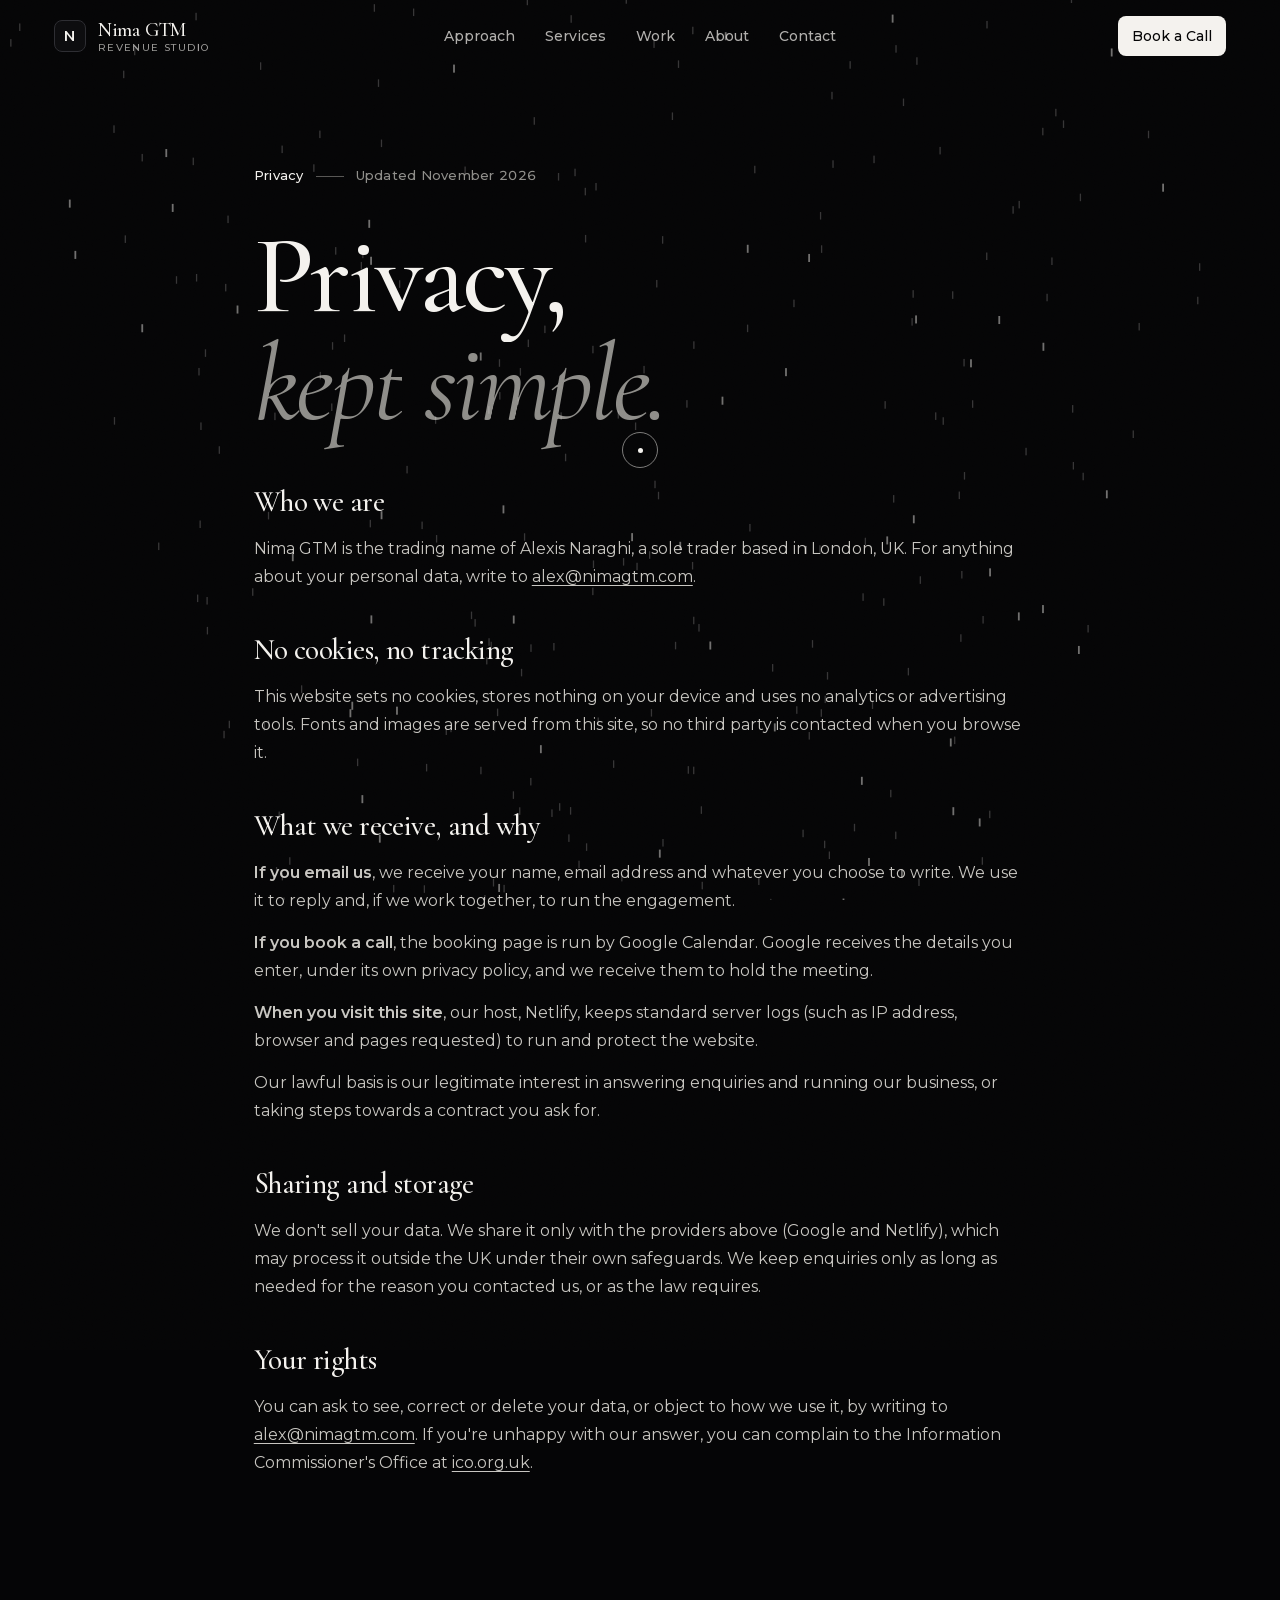
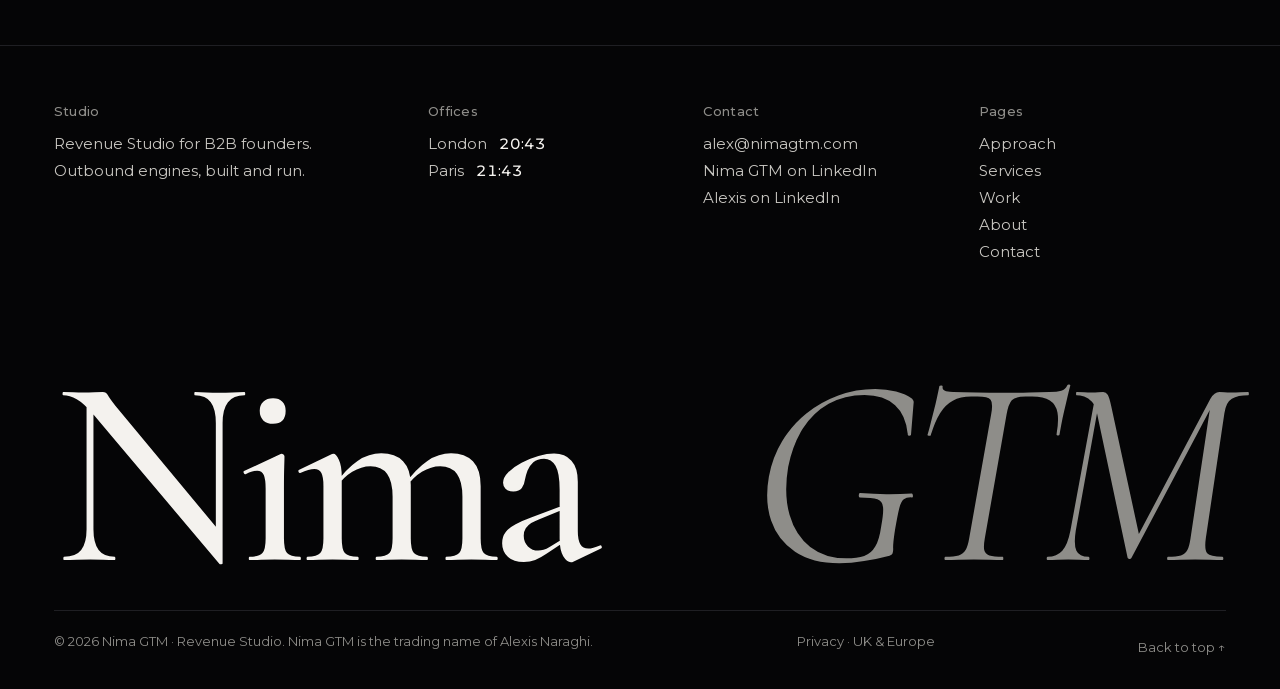
<file: privacy.html>
<!DOCTYPE html>
<html lang="en">
<head>
<meta charset="UTF-8">
<meta name="viewport" content="width=device-width, initial-scale=1, viewport-fit=cover">
<meta name="theme-color" content="#050506">
<meta name="description" content="How Nima GTM handles personal data. No cookies, no tracking.">
<title>Privacy · Nima GTM · Revenue Studio</title>
<link rel="icon" href="assets/favicon.svg" type="image/svg+xml">
<script>(function(r){var c='js';try{if(matchMedia('(prefers-reduced-motion:reduce)').matches)c+=' rm';else{var n=performance.getEntriesByType('navigation')[0],t=n?n.type:'navigate',s=false;try{s=!!document.referrer&&new URL(document.referrer).host===location.host}catch(x){}if(s&&t==='navigate')c+=' wipe-in';else if(!s&&t==='navigate')c+=' pl-on'}}catch(e){}r.className=c;setTimeout(function(){if(!window.__n)r.className=''},5000)})(document.documentElement)</script>
<link rel="stylesheet" href="assets/site.css?v=5">
<script src="assets/site.js?v=5" defer></script>
</head>
<body>
<a class="skip-link" href="#main" data-top>Skip to content</a>

<div class="pl" id="pl" aria-hidden="true">
  <div class="pl-c">
    <svg class="pl-m" viewBox="0 0 40 40"><path d="M9 31V9l22 22V9" fill="none" stroke="currentColor" stroke-width="1.6" stroke-linecap="square"/></svg>
    <div class="pl-w"><span>Nima GTM</span><small>Revenue Studio</small></div>
  </div>
  <div class="pl-n"><span id="plN">000</span></div>
  <div class="pl-b"><i id="plB"></i></div>
</div>
<div class="wipe" id="wipe" aria-hidden="true"><div class="wipe-p"></div><div class="wipe-l"><span id="wipeT"></span></div></div>
<div class="cur" id="cur" aria-hidden="true"><div class="cur-r"><span id="curT"></span></div><div class="cur-d"></div></div>
<div class="grain" aria-hidden="true"></div>
<canvas id="flow" aria-hidden="true"></canvas>
<div class="rail off" id="rail"><span id="railN"></span><i><b></b></i><a href="https://calendar.app.google/csMAmkrfrARDxmJ37" target="_blank" rel="noopener">Book a Call</a></div>

<header class="hd" id="hd">
  <a href="index.html" class="logo" data-l="Nima GTM" aria-label="Nima GTM, home">
    <span class="logo-m" aria-hidden="true">N</span>
    <span class="logo-w">Nima GTM<small>Revenue Studio</small></span>
  </a>
  <nav class="nav" aria-label="Main"><a href="approach.html" data-l="Approach">Approach</a><a href="services.html" data-l="Services">Services</a><a href="work.html" data-l="Work">Work</a><a href="about.html" data-l="About">About</a><a href="contact.html" data-l="Contact">Contact</a></nav>
  <div class="hd-r">
    <a class="btn btn-s mag" href="https://calendar.app.google/csMAmkrfrARDxmJ37" target="_blank" rel="noopener"><span>Book a Call</span></a>
    <button class="burger" id="burger" aria-label="Open menu" aria-expanded="false" aria-controls="mm"><i></i><i></i></button>
  </div>
</header>

<div class="mm" id="mm" aria-hidden="true">
  <nav aria-label="Mobile"><a href="index.html" data-l="Nima GTM"><small>00</small><span>Home</span></a><a href="approach.html" data-l="Approach"><small>01</small><span>Approach</span></a><a href="services.html" data-l="Services"><small>02</small><span>Services</span></a><a href="work.html" data-l="Work"><small>03</small><span>Work</span></a><a href="about.html" data-l="About"><small>04</small><span>About</span></a><a href="contact.html" data-l="Contact"><small>05</small><span>Contact</span></a></nav>
  <div class="mm-f">
    <a class="btn" href="https://calendar.app.google/csMAmkrfrARDxmJ37" target="_blank" rel="noopener"><span>Book a pipeline review</span><svg aria-hidden="true" viewBox="0 0 24 24"><path d="M5 12h14M13 6l6 6-6 6" fill="none" stroke="currentColor" stroke-width="1.6"/></svg></a>
    <a href="mailto:alex@nimagtm.com">alex@nimagtm.com</a>
  </div>
</div>

<main id="main">
<section class="legal">
  <div class="wrap legal-w">
    <div class="lab label"><span>Privacy</span><span>Updated November 2026</span></div>
    <h1 class="h1 sp">Privacy, <em>kept simple.</em></h1>
    <div class="legal-b">
      <h2>Who we are</h2>
      <p>Nima GTM is the trading name of Alexis Naraghi, a sole trader based in London, UK. For anything about your personal data, write to <a href="mailto:alex@nimagtm.com">alex@nimagtm.com</a>.</p>
      <h2>No cookies, no tracking</h2>
      <p>This website sets no cookies, stores nothing on your device and uses no analytics or advertising tools. Fonts and images are served from this site, so no third party is contacted when you browse it.</p>
      <h2>What we receive, and why</h2>
      <p><b>If you email us</b>, we receive your name, email address and whatever you choose to write. We use it to reply and, if we work together, to run the engagement.</p>
      <p><b>If you book a call</b>, the booking page is run by Google Calendar. Google receives the details you enter, under its own privacy policy, and we receive them to hold the meeting.</p>
      <p><b>When you visit this site</b>, our host, Netlify, keeps standard server logs (such as IP address, browser and pages requested) to run and protect the website.</p>
      <p>Our lawful basis is our legitimate interest in answering enquiries and running our business, or taking steps towards a contract you ask for.</p>
      <h2>Sharing and storage</h2>
      <p>We don't sell your data. We share it only with the providers above (Google and Netlify), which may process it outside the UK under their own safeguards. We keep enquiries only as long as needed for the reason you contacted us, or as the law requires.</p>
      <h2>Your rights</h2>
      <p>You can ask to see, correct or delete your data, or object to how we use it, by writing to <a href="mailto:alex@nimagtm.com">alex@nimagtm.com</a>. If you're unhappy with our answer, you can complain to the Information Commissioner's Office at <a href="https://ico.org.uk" target="_blank" rel="noopener">ico.org.uk</a>.</p>
    </div>
  </div>
</section>
</main>

<footer class="ft">
  <div class="wrap">
    <div class="ft-g">
      <div><span class="label">Studio</span><p>Revenue Studio for B2B founders. Outbound engines, built and run.</p></div>
      <div><span class="label">Offices</span><p>London <b data-clock="ldn">--:--</b><br>Paris <b data-clock="par">--:--</b></p></div>
      <div><span class="label">Contact</span><p><a href="mailto:alex@nimagtm.com">alex@nimagtm.com</a><br><a href="https://www.linkedin.com/company/nima-gtm/" target="_blank" rel="noopener">Nima GTM on LinkedIn</a><br><a href="https://www.linkedin.com/in/alexis-naraghi-510415134/" target="_blank" rel="noopener">Alexis on LinkedIn</a></p></div>
      <div><span class="label">Pages</span><p><a href="approach.html" data-l="Approach">Approach</a><br><a href="services.html" data-l="Services">Services</a><br><a href="work.html" data-l="Work">Work</a><br><a href="about.html" data-l="About">About</a><br><a href="contact.html" data-l="Contact">Contact</a></p></div>
    </div>
    <div class="ft-w" aria-hidden="true"><span>Nima</span><span>GTM</span></div>
    <div class="ft-b"><span>© 2026 Nima GTM · Revenue Studio. Nima GTM is the trading name of Alexis Naraghi.</span><span><a href="privacy.html" data-l="Privacy">Privacy</a> · UK &amp; Europe</span><button id="top">Back to top ↑</button></div>
  </div>
</footer>
<a class="mbar" id="mbar" href="https://calendar.app.google/csMAmkrfrARDxmJ37" target="_blank" rel="noopener"><i class="mbar-p" aria-hidden="true"></i><span>Book a 30-min pipeline review</span><svg aria-hidden="true" viewBox="0 0 24 24"><path d="M5 12h14M13 6l6 6-6 6" fill="none" stroke="currentColor" stroke-width="1.6"/></svg></a>
</body>
</html>
</file>
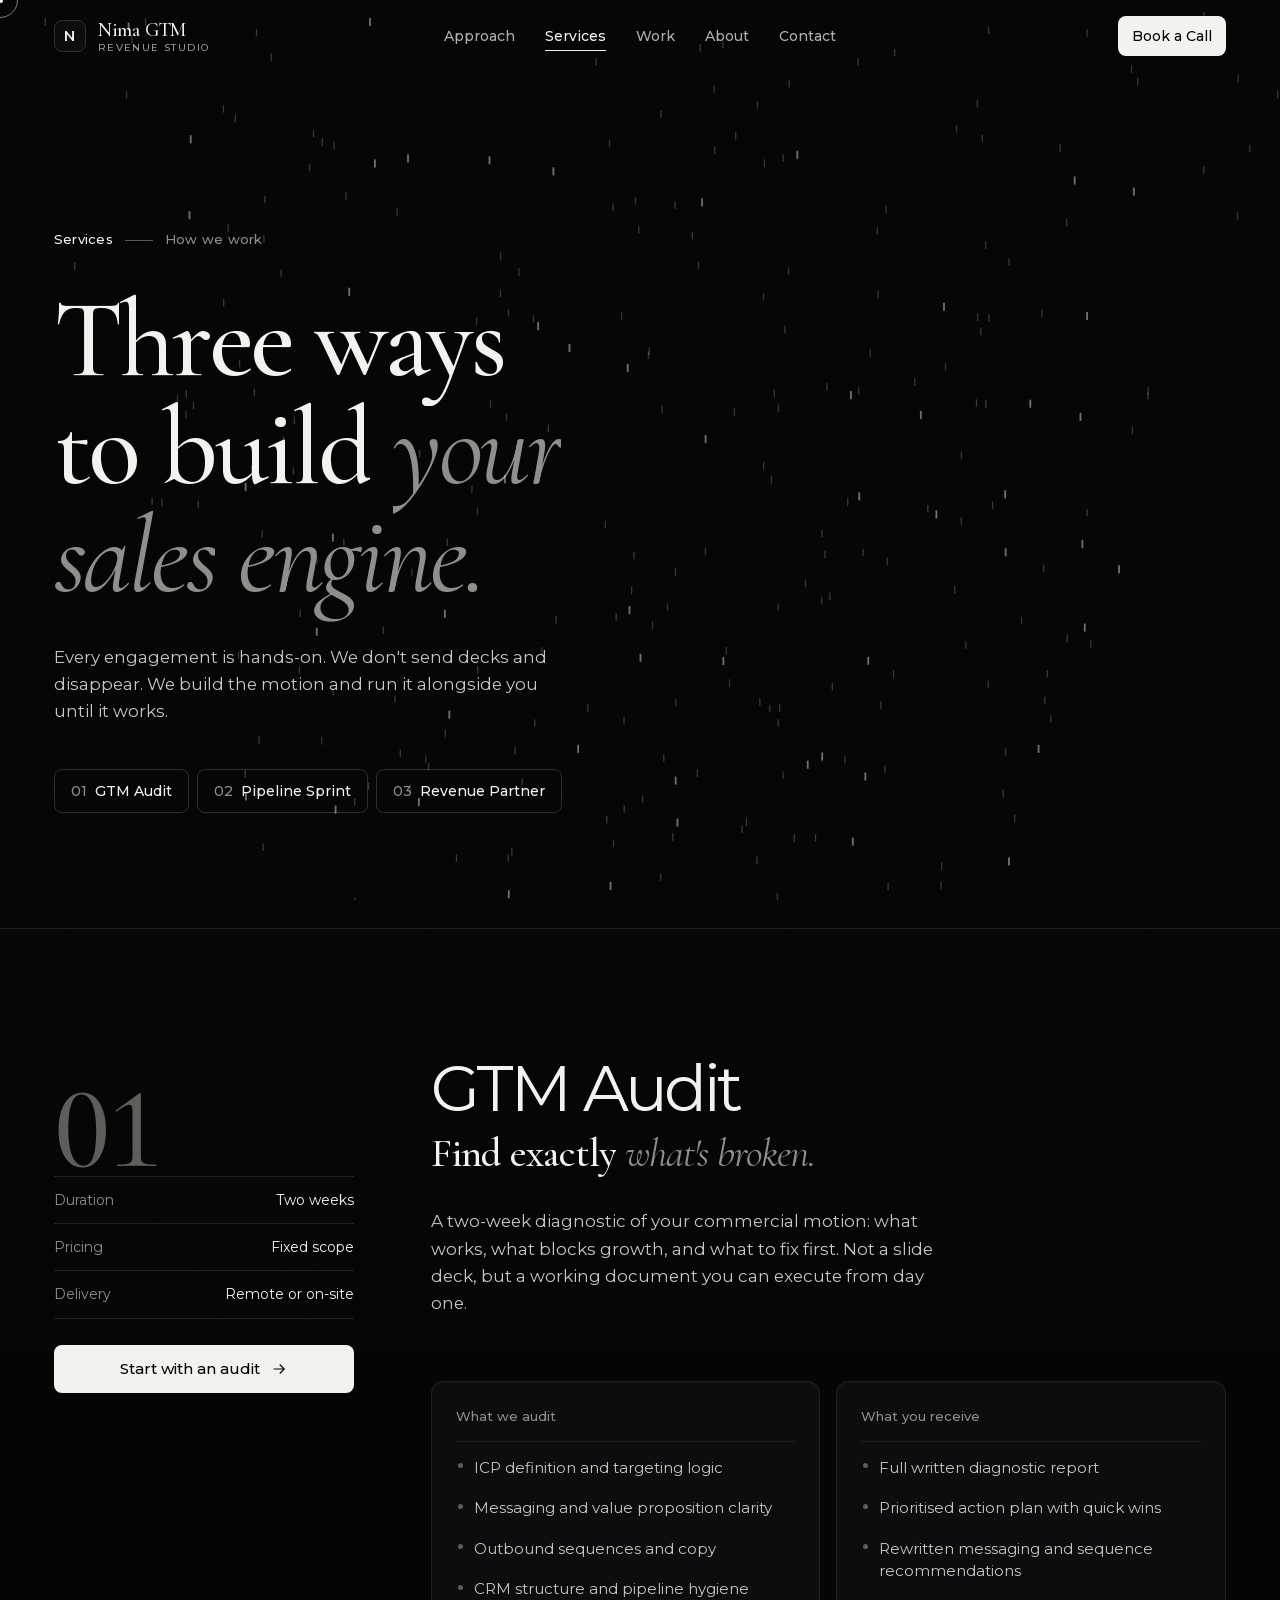
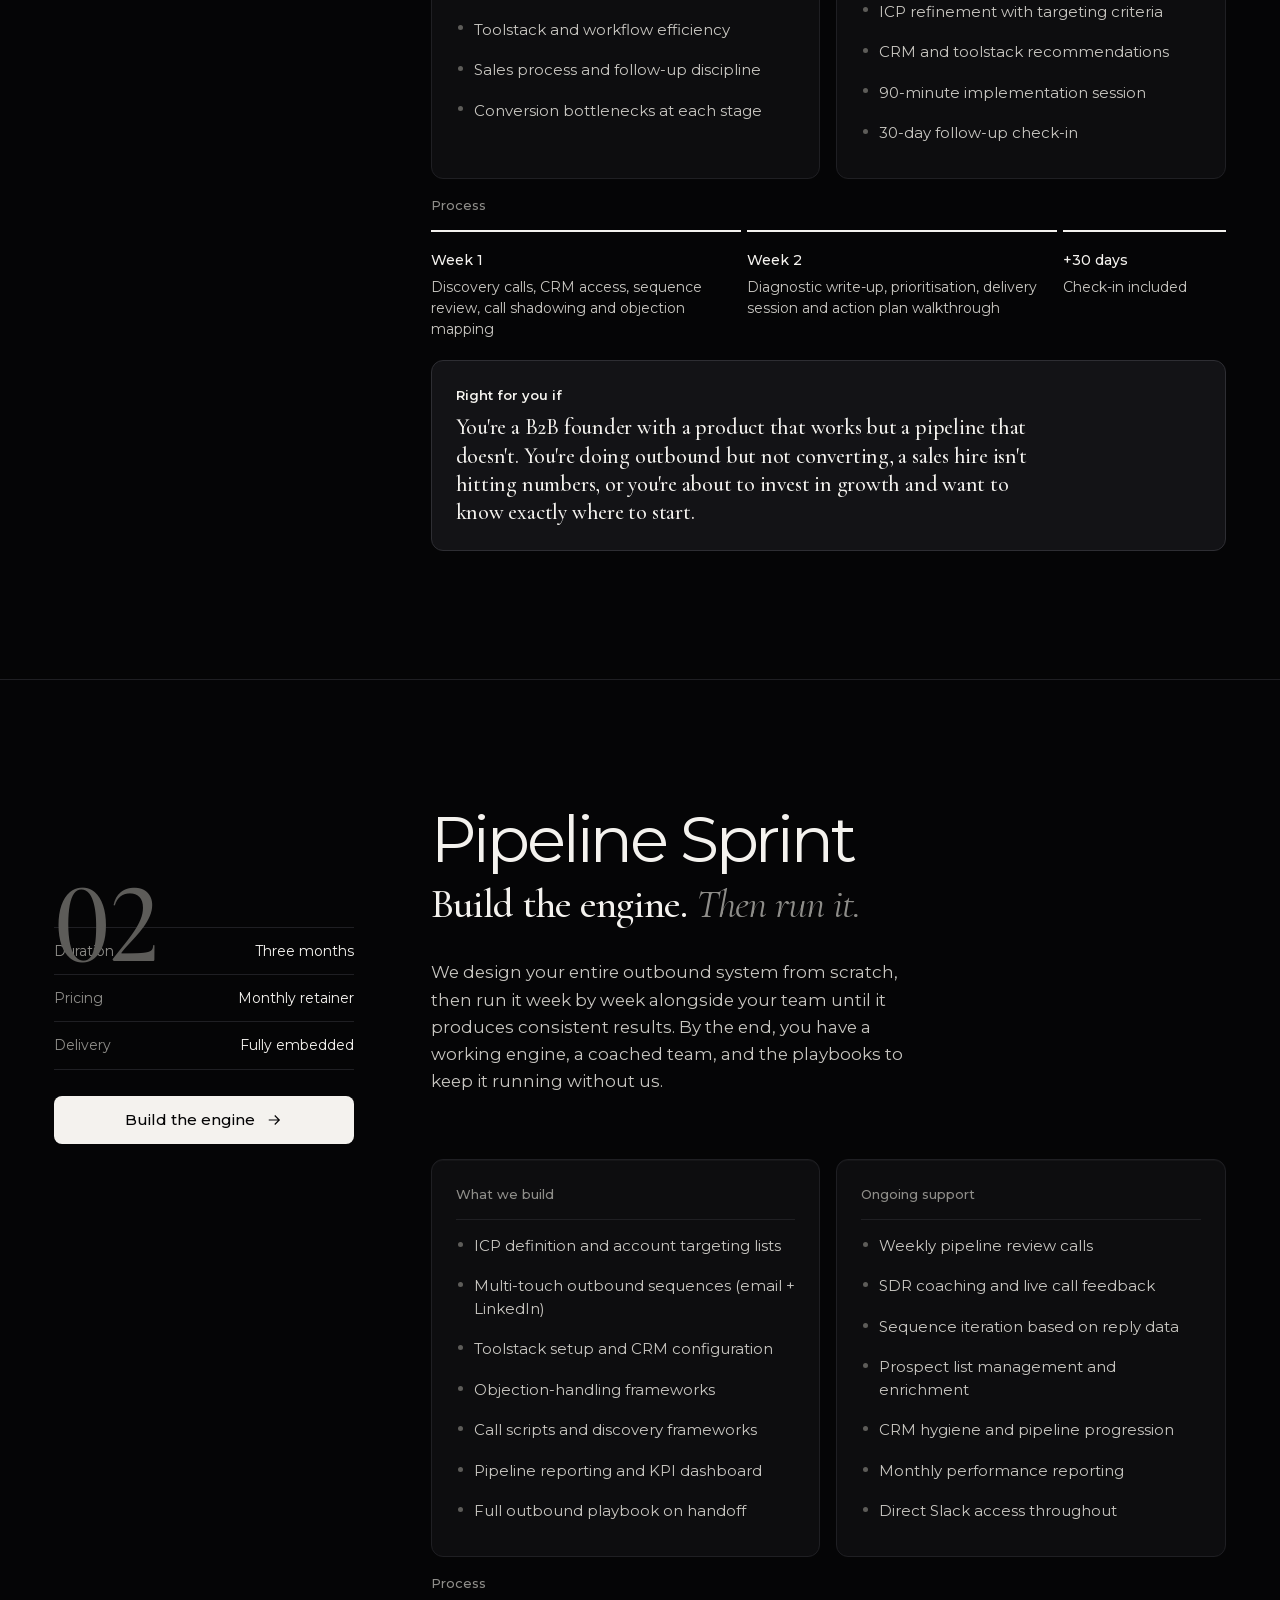
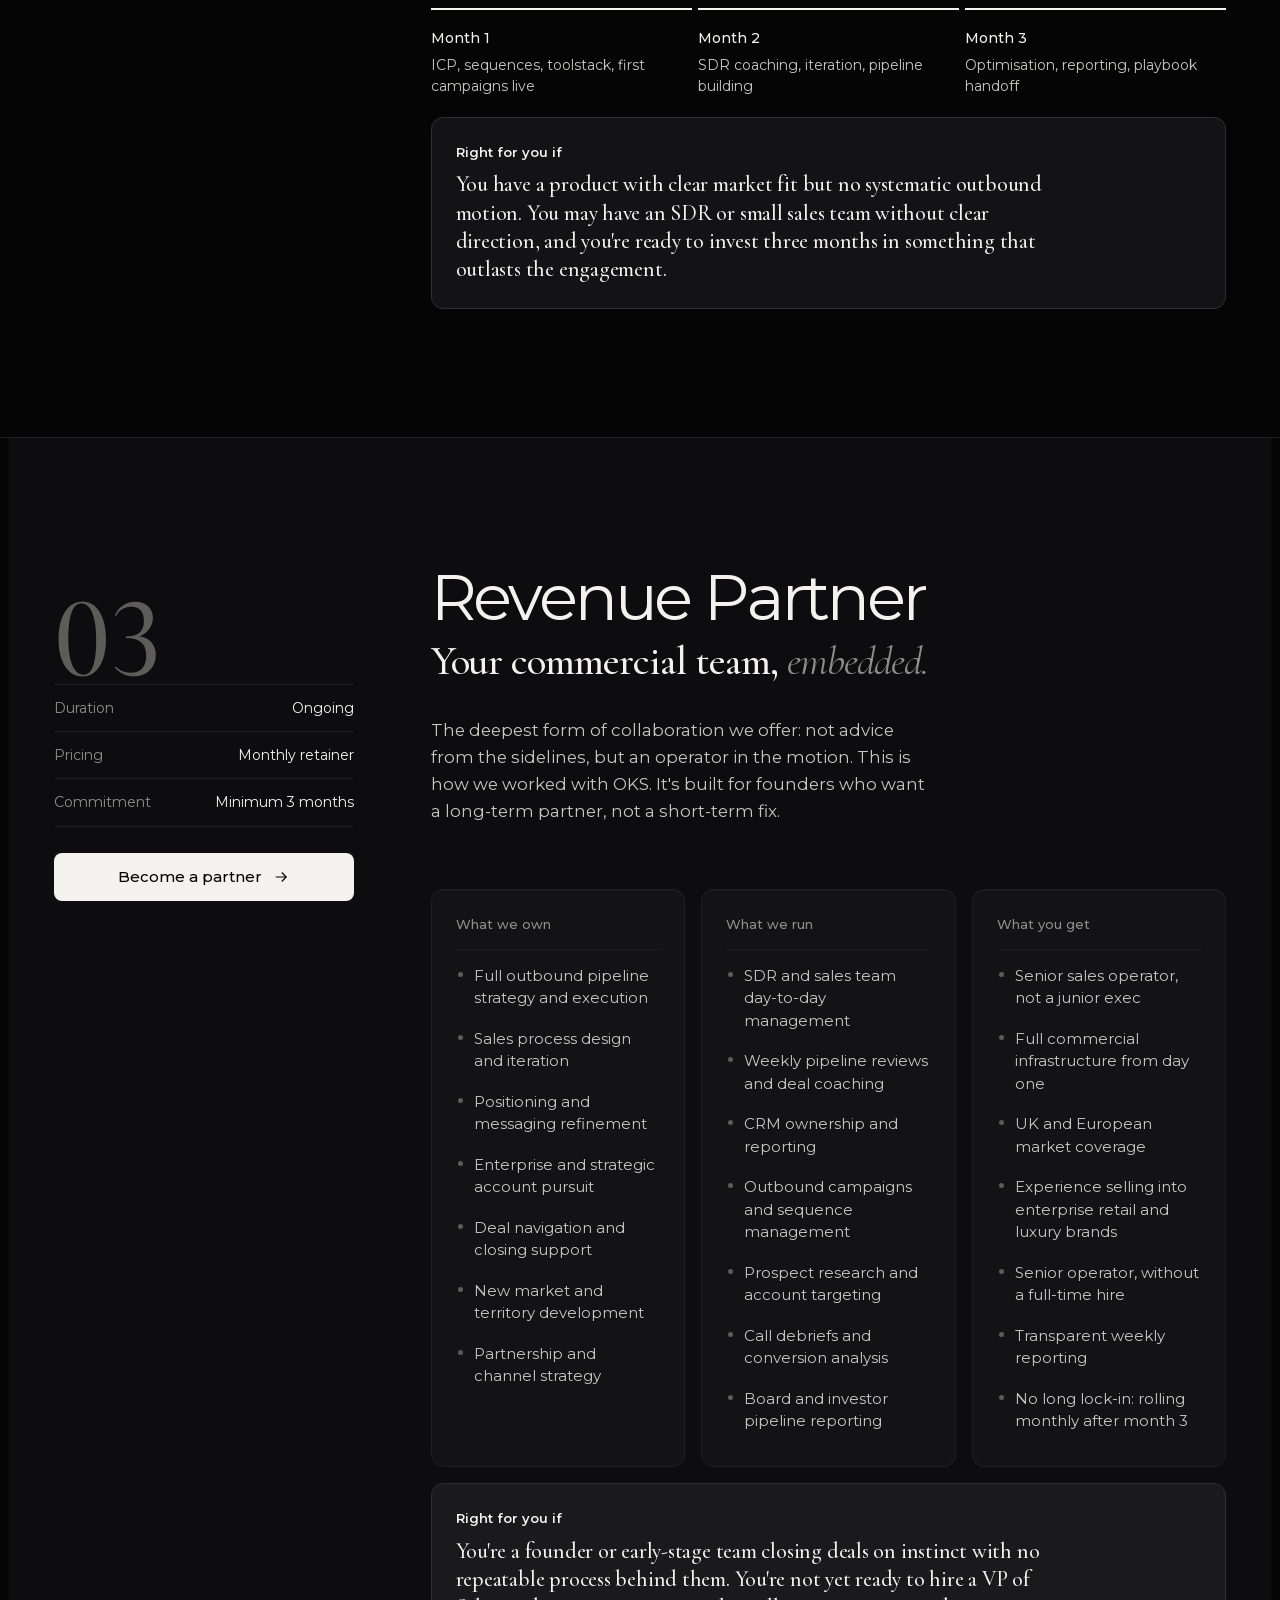
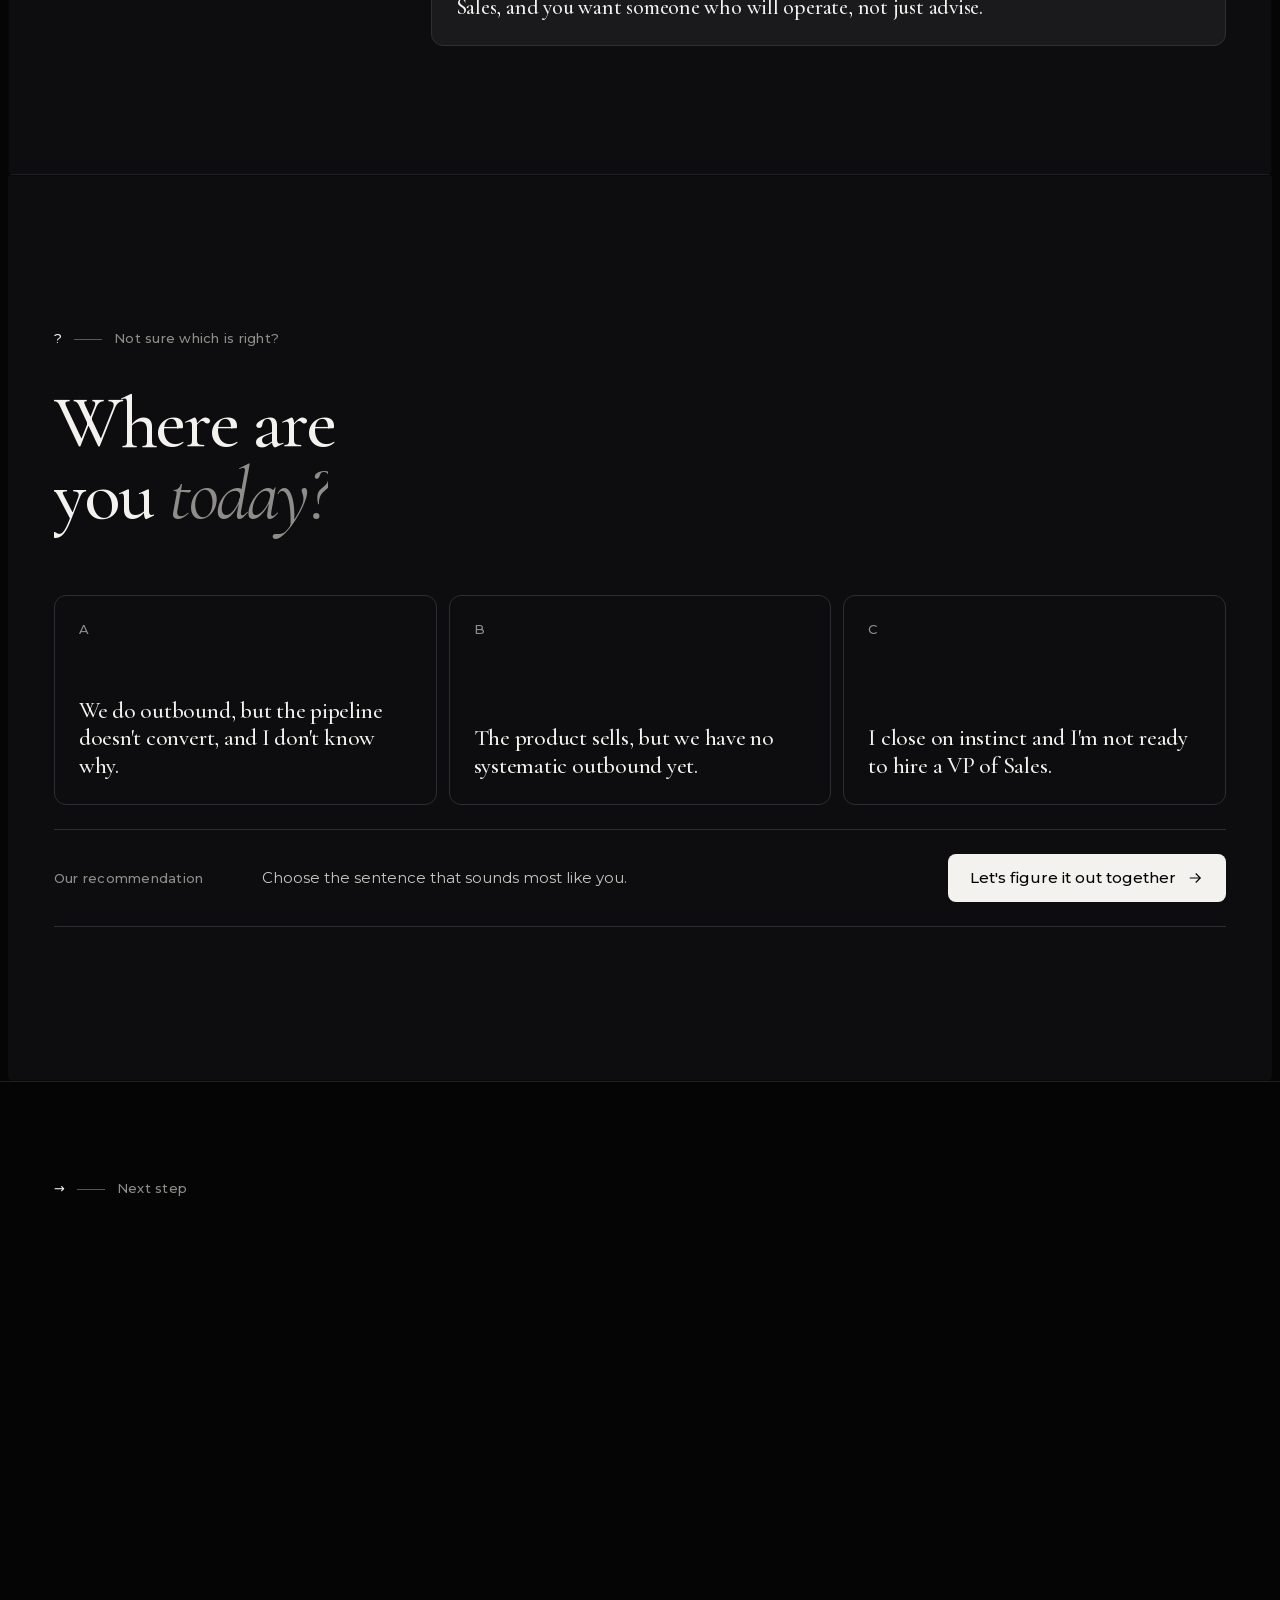
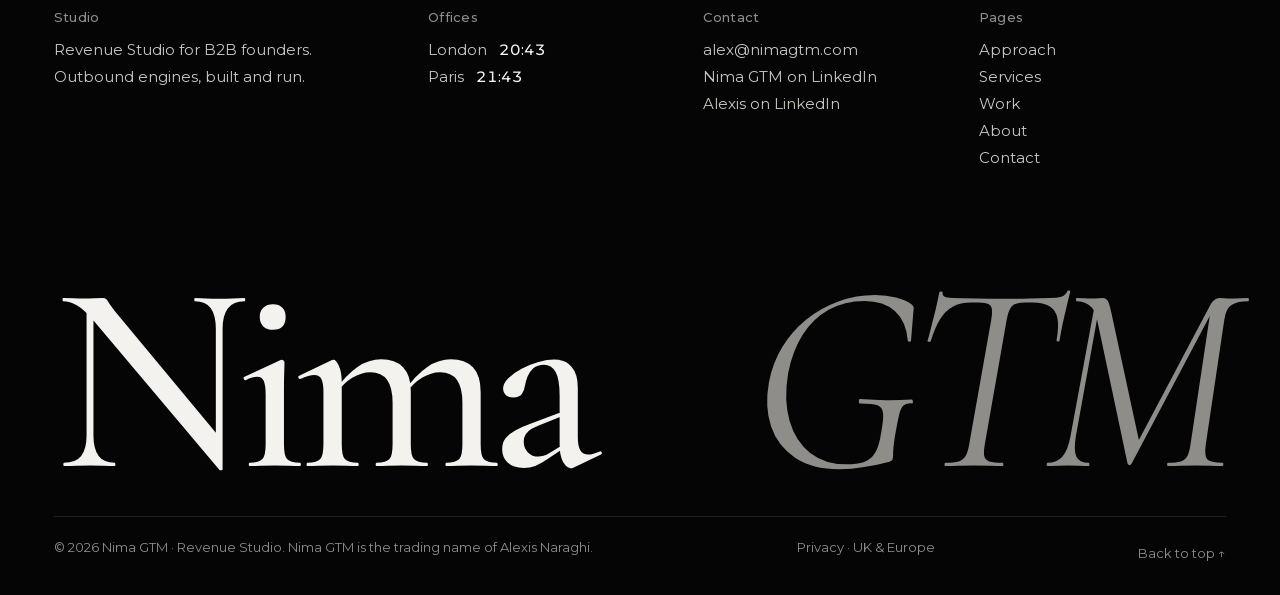
<file: services.html>
<!DOCTYPE html>
<html lang="en">
<head>
<meta charset="UTF-8">
<meta name="viewport" content="width=device-width, initial-scale=1, viewport-fit=cover">
<meta name="theme-color" content="#050506">
<meta name="description" content="Nima GTM · Services. GTM Audit, Pipeline Sprint, and Revenue Partner: three ways to build and run your sales engine.">
<title>Services · Nima GTM · Revenue Studio</title>
<link rel="icon" href="assets/favicon.svg" type="image/svg+xml">
<script>(function(r){var c='js';try{if(matchMedia('(prefers-reduced-motion:reduce)').matches)c+=' rm';else{var n=performance.getEntriesByType('navigation')[0],t=n?n.type:'navigate',s=false;try{s=!!document.referrer&&new URL(document.referrer).host===location.host}catch(x){}if(s&&t==='navigate')c+=' wipe-in';else if(!s&&t==='navigate')c+=' pl-on'}}catch(e){}r.className=c;setTimeout(function(){if(!window.__n)r.className=''},5000)})(document.documentElement)</script>
<link rel="stylesheet" href="assets/site.css?v=5">
<script src="assets/site.js?v=5" defer></script>
</head>
<body>
<a class="skip-link" href="#main" data-top>Skip to content</a>

<div class="pl" id="pl" aria-hidden="true">
  <div class="pl-c">
    <svg class="pl-m" viewBox="0 0 40 40"><path d="M9 31V9l22 22V9" fill="none" stroke="currentColor" stroke-width="1.6" stroke-linecap="square"/></svg>
    <div class="pl-w"><span>Nima GTM</span><small>Revenue Studio</small></div>
  </div>
  <div class="pl-n"><span id="plN">000</span></div>
  <div class="pl-b"><i id="plB"></i></div>
</div>
<div class="wipe" id="wipe" aria-hidden="true"><div class="wipe-p"></div><div class="wipe-l"><span id="wipeT"></span></div></div>
<div class="cur" id="cur" aria-hidden="true"><div class="cur-r"><span id="curT"></span></div><div class="cur-d"></div></div>
<div class="grain" aria-hidden="true"></div>
<canvas id="flow" aria-hidden="true"></canvas>
<div class="rail off" id="rail"><span id="railN"></span><i><b></b></i><a href="https://calendar.app.google/csMAmkrfrARDxmJ37" target="_blank" rel="noopener">Book a Call</a></div>

<header class="hd" id="hd">
  <a href="index.html" class="logo" data-l="Nima GTM" aria-label="Nima GTM, home">
    <span class="logo-m" aria-hidden="true">N</span>
    <span class="logo-w">Nima GTM<small>Revenue Studio</small></span>
  </a>
  <nav class="nav" aria-label="Main"><a href="approach.html" data-l="Approach">Approach</a><a href="services.html" data-l="Services" aria-current="page">Services</a><a href="work.html" data-l="Work">Work</a><a href="about.html" data-l="About">About</a><a href="contact.html" data-l="Contact">Contact</a></nav>
  <div class="hd-r">
    <a class="btn btn-s mag" href="https://calendar.app.google/csMAmkrfrARDxmJ37" target="_blank" rel="noopener"><span>Book a Call</span></a>
    <button class="burger" id="burger" aria-label="Open menu" aria-expanded="false" aria-controls="mm"><i></i><i></i></button>
  </div>
</header>

<div class="mm" id="mm" aria-hidden="true">
  <nav aria-label="Mobile"><a href="index.html" data-l="Nima GTM"><small>00</small><span>Home</span></a><a href="approach.html" data-l="Approach"><small>01</small><span>Approach</span></a><a href="services.html" data-l="Services"><small>02</small><span>Services</span></a><a href="work.html" data-l="Work"><small>03</small><span>Work</span></a><a href="about.html" data-l="About"><small>04</small><span>About</span></a><a href="contact.html" data-l="Contact"><small>05</small><span>Contact</span></a></nav>
  <div class="mm-f">
    <a class="btn" href="https://calendar.app.google/csMAmkrfrARDxmJ37" target="_blank" rel="noopener"><span>Book a pipeline review</span><svg aria-hidden="true" viewBox="0 0 24 24"><path d="M5 12h14M13 6l6 6-6 6" fill="none" stroke="currentColor" stroke-width="1.6"/></svg></a>
    <a href="mailto:alex@nimagtm.com">alex@nimagtm.com</a>
  </div>
</div>

<main id="main">
<section class="ph-hero">
  <div class="wrap">
    <div class="lab label"><span>Services</span><span>How we work</span></div>
    <h1 class="h1 sp">Three ways to build <em>your sales engine.</em></h1>
    <p class="lead rv">Every engagement is hands-on. We don't send decks and disappear. We build the motion and run it alongside you until it works.</p>
    <nav class="sv-ix" aria-label="Services">
      <a href="#audit"><b>01</b>GTM Audit</a>
      <a href="#sprint"><b>02</b>Pipeline Sprint</a>
      <a href="#partner"><b>03</b>Revenue Partner</a>
    </nav>
  </div>
</section>

<article class="of" id="audit" data-step="GTM Audit">
  <div class="wrap of-g">
    <aside class="of-side">
      <div class="of-n" data-plx=".1" aria-hidden="true">01</div>
      <dl class="of-f"><div><dt>Duration</dt><dd>Two weeks</dd></div><div><dt>Pricing</dt><dd>Fixed scope</dd></div><div><dt>Delivery</dt><dd>Remote or on-site</dd></div></dl>
      <a class="btn mag" href="https://calendar.app.google/csMAmkrfrARDxmJ37" target="_blank" rel="noopener"><span>Start with an audit</span><svg aria-hidden="true" viewBox="0 0 24 24"><path d="M5 12h14M13 6l6 6-6 6" fill="none" stroke="currentColor" stroke-width="1.6"/></svg></a>
    </aside>
    <div>
      <h2 class="of-t">GTM Audit</h2>
      <p class="of-h sp">Find exactly <em>what's broken.</em></p>
      <p class="lead sw">A two-week diagnostic of your commercial motion: what works, what blocks growth, and what to fix first. Not a slide deck, but a working document you can execute from day one.</p>
      <div class="of-cols"><div class="panel rv"><h3>What we audit</h3><ul class="dash"><li>ICP definition and targeting logic</li><li>Messaging and value proposition clarity</li><li>Outbound sequences and copy</li><li>CRM structure and pipeline hygiene</li><li>Toolstack and workflow efficiency</li><li>Sales process and follow-up discipline</li><li>Conversion bottlenecks at each stage</li></ul></div><div class="panel rv"><h3>What you receive</h3><ul class="dash"><li>Full written diagnostic report</li><li>Prioritised action plan with quick wins</li><li>Rewritten messaging and sequence recommendations</li><li>ICP refinement with targeting criteria</li><li>CRM and toolstack recommendations</li><li>90-minute implementation session</li><li>30-day follow-up check-in</li></ul></div></div>
      <div class="pt"><h3>Process</h3><div class="pt-tr"><div class="pt-seg"><b>Week 1</b><span>Discovery calls, CRM access, sequence review, call shadowing and objection mapping</span></div><div class="pt-seg"><b>Week 2</b><span>Diagnostic write-up, prioritisation, delivery session and action plan walkthrough</span></div><div class="pt-seg sm"><b>+30 days</b><span>Check-in included</span></div></div></div>
      <div class="fit rv"><h3>Right for you if</h3><p>You're a B2B founder with a product that works but a pipeline that doesn't. You're doing outbound but not converting, a sales hire isn't hitting numbers, or you're about to invest in growth and want to know exactly where to start.</p></div>
    </div>
  </div>
</article>
<article class="of" id="sprint" data-step="Pipeline Sprint">
  <div class="wrap of-g">
    <aside class="of-side">
      <div class="of-n" data-plx=".1" aria-hidden="true">02</div>
      <dl class="of-f"><div><dt>Duration</dt><dd>Three months</dd></div><div><dt>Pricing</dt><dd>Monthly retainer</dd></div><div><dt>Delivery</dt><dd>Fully embedded</dd></div></dl>
      <a class="btn mag" href="https://calendar.app.google/csMAmkrfrARDxmJ37" target="_blank" rel="noopener"><span>Build the engine</span><svg aria-hidden="true" viewBox="0 0 24 24"><path d="M5 12h14M13 6l6 6-6 6" fill="none" stroke="currentColor" stroke-width="1.6"/></svg></a>
    </aside>
    <div>
      <h2 class="of-t">Pipeline Sprint</h2>
      <p class="of-h sp">Build the engine. <em>Then run it.</em></p>
      <p class="lead sw">We design your entire outbound system from scratch, then run it week by week alongside your team until it produces consistent results. By the end, you have a working engine, a coached team, and the playbooks to keep it running without us.</p>
      <div class="of-cols"><div class="panel rv"><h3>What we build</h3><ul class="dash"><li>ICP definition and account targeting lists</li><li>Multi-touch outbound sequences (email + LinkedIn)</li><li>Toolstack setup and CRM configuration</li><li>Objection-handling frameworks</li><li>Call scripts and discovery frameworks</li><li>Pipeline reporting and KPI dashboard</li><li>Full outbound playbook on handoff</li></ul></div><div class="panel rv"><h3>Ongoing support</h3><ul class="dash"><li>Weekly pipeline review calls</li><li>SDR coaching and live call feedback</li><li>Sequence iteration based on reply data</li><li>Prospect list management and enrichment</li><li>CRM hygiene and pipeline progression</li><li>Monthly performance reporting</li><li>Direct Slack access throughout</li></ul></div></div>
      <div class="pt"><h3>Process</h3><div class="pt-tr"><div class="pt-seg"><b>Month 1</b><span>ICP, sequences, toolstack, first campaigns live</span></div><div class="pt-seg"><b>Month 2</b><span>SDR coaching, iteration, pipeline building</span></div><div class="pt-seg"><b>Month 3</b><span>Optimisation, reporting, playbook handoff</span></div></div></div>
      <div class="fit rv"><h3>Right for you if</h3><p>You have a product with clear market fit but no systematic outbound motion. You may have an SDR or small sales team without clear direction, and you're ready to invest three months in something that outlasts the engagement.</p></div>
    </div>
  </div>
</article>
<article class="of of-dk" id="partner" data-step="Revenue Partner">
  <div class="wrap of-g">
    <aside class="of-side">
      <div class="of-n" data-plx=".1" aria-hidden="true">03</div>
      <dl class="of-f"><div><dt>Duration</dt><dd>Ongoing</dd></div><div><dt>Pricing</dt><dd>Monthly retainer</dd></div><div><dt>Commitment</dt><dd>Minimum 3 months</dd></div></dl>
      <a class="btn mag" href="https://calendar.app.google/csMAmkrfrARDxmJ37" target="_blank" rel="noopener"><span>Become a partner</span><svg aria-hidden="true" viewBox="0 0 24 24"><path d="M5 12h14M13 6l6 6-6 6" fill="none" stroke="currentColor" stroke-width="1.6"/></svg></a>
    </aside>
    <div>
      <h2 class="of-t">Revenue Partner</h2>
      <p class="of-h sp">Your commercial team, <em>embedded.</em></p>
      <p class="lead sw">The deepest form of collaboration we offer: not advice from the sidelines, but an operator in the motion. This is how we worked with OKS. It's built for founders who want a long-term partner, not a short-term fix.</p>
      <div class="of-cols three"><div class="panel rv"><h3>What we own</h3><ul class="dash"><li>Full outbound pipeline strategy and execution</li><li>Sales process design and iteration</li><li>Positioning and messaging refinement</li><li>Enterprise and strategic account pursuit</li><li>Deal navigation and closing support</li><li>New market and territory development</li><li>Partnership and channel strategy</li></ul></div><div class="panel rv"><h3>What we run</h3><ul class="dash"><li>SDR and sales team day-to-day management</li><li>Weekly pipeline reviews and deal coaching</li><li>CRM ownership and reporting</li><li>Outbound campaigns and sequence management</li><li>Prospect research and account targeting</li><li>Call debriefs and conversion analysis</li><li>Board and investor pipeline reporting</li></ul></div><div class="panel rv"><h3>What you get</h3><ul class="dash"><li>Senior sales operator, not a junior exec</li><li>Full commercial infrastructure from day one</li><li>UK and European market coverage</li><li>Experience selling into enterprise retail and luxury brands</li><li>Senior operator, without a full-time hire</li><li>Transparent weekly reporting</li><li>No long lock-in: rolling monthly after month 3</li></ul></div></div>
      
      <div class="fit rv"><h3>Right for you if</h3><p>You're a founder or early-stage team closing deals on instinct with no repeatable process behind them. You're not yet ready to hire a VP of Sales, and you want someone who will operate, not just advise.</p></div>
    </div>
  </div>
</article>

<section class="pick paper" data-step="Where are you today?">
  <div class="wrap">
    <div class="lab label"><span>?</span><span>Not sure which is right?</span></div>
    <h2 class="h2 sp">Where are you <em>today?</em></h2>
    <div class="pick-g" role="radiogroup" aria-label="Where are you today?">
      <button class="pk" role="radio" aria-checked="false" data-r="audit"><span class="label">A</span><b>We do outbound, but the pipeline doesn't convert, and I don't know why.</b></button>
      <button class="pk" role="radio" aria-checked="false" data-r="sprint"><span class="label">B</span><b>The product sells, but we have no systematic outbound yet.</b></button>
      <button class="pk" role="radio" aria-checked="false" data-r="partner"><span class="label">C</span><b>I close on instinct and I'm not ready to hire a VP of Sales.</b></button>
    </div>
    <div class="pick-r" aria-live="polite">
      <span class="label">Our recommendation</span>
      <div class="pick-c"><b id="pickT"></b><span id="pickD">Choose the sentence that sounds most like you.</span></div>
      <a class="btn mag" href="https://calendar.app.google/csMAmkrfrARDxmJ37" target="_blank" rel="noopener"><span>Let's figure it out together</span><svg aria-hidden="true" viewBox="0 0 24 24"><path d="M5 12h14M13 6l6 6-6 6" fill="none" stroke="currentColor" stroke-width="1.6"/></svg></a>
    </div>
  </div>
</section>
</main>

<section class="cta" id="cta" data-step="Book a Call">
  <div class="cta-s"><div class="wrap">
    <div class="lab label"><span>→</span><span>Next step</span></div>
    <h2 class="cta-h"><span class="ln"><span>The engine doesn't</span></span><span class="ln"><span>build itself.</span></span><span class="ln"><em>Let's start.</em></span></h2>
    <div class="cta-r">
      <span class="cta-bw"><a class="cta-btn mag" href="https://calendar.app.google/csMAmkrfrARDxmJ37" target="_blank" rel="noopener"><span class="cta-btn-i"><span>Book a 30-min pipeline review</span><svg aria-hidden="true" viewBox="0 0 24 24"><path d="M5 12h14M13 6l6 6-6 6" fill="none" stroke="currentColor" stroke-width="1.6"/></svg></span></a></span>
      <div class="cta-m"><a href="mailto:alex@nimagtm.com">alex@nimagtm.com</a><span class="label">UK &amp; Europe · London · Paris</span><a class="lnk cta-next" href="work.html" data-l="Work"><span>Not ready yet? See the work</span><svg aria-hidden="true" viewBox="0 0 24 24"><path d="M5 12h14M13 6l6 6-6 6" fill="none" stroke="currentColor" stroke-width="1.6"/></svg></a></div>
    </div>
  </div></div>
</section>

<footer class="ft">
  <div class="wrap">
    <div class="ft-g">
      <div><span class="label">Studio</span><p>Revenue Studio for B2B founders. Outbound engines, built and run.</p></div>
      <div><span class="label">Offices</span><p>London <b data-clock="ldn">--:--</b><br>Paris <b data-clock="par">--:--</b></p></div>
      <div><span class="label">Contact</span><p><a href="mailto:alex@nimagtm.com">alex@nimagtm.com</a><br><a href="https://www.linkedin.com/company/nima-gtm/" target="_blank" rel="noopener">Nima GTM on LinkedIn</a><br><a href="https://www.linkedin.com/in/alexis-naraghi-510415134/" target="_blank" rel="noopener">Alexis on LinkedIn</a></p></div>
      <div><span class="label">Pages</span><p><a href="approach.html" data-l="Approach">Approach</a><br><a href="services.html" data-l="Services">Services</a><br><a href="work.html" data-l="Work">Work</a><br><a href="about.html" data-l="About">About</a><br><a href="contact.html" data-l="Contact">Contact</a></p></div>
    </div>
    <div class="ft-w" aria-hidden="true"><span>Nima</span><span>GTM</span></div>
    <div class="ft-b"><span>© 2026 Nima GTM · Revenue Studio. Nima GTM is the trading name of Alexis Naraghi.</span><span><a href="privacy.html" data-l="Privacy">Privacy</a> · UK &amp; Europe</span><button id="top">Back to top ↑</button></div>
  </div>
</footer>
<a class="mbar" id="mbar" href="https://calendar.app.google/csMAmkrfrARDxmJ37" target="_blank" rel="noopener"><i class="mbar-p" aria-hidden="true"></i><span>Book a 30-min pipeline review</span><svg aria-hidden="true" viewBox="0 0 24 24"><path d="M5 12h14M13 6l6 6-6 6" fill="none" stroke="currentColor" stroke-width="1.6"/></svg></a>
</body>
</html>
</file>
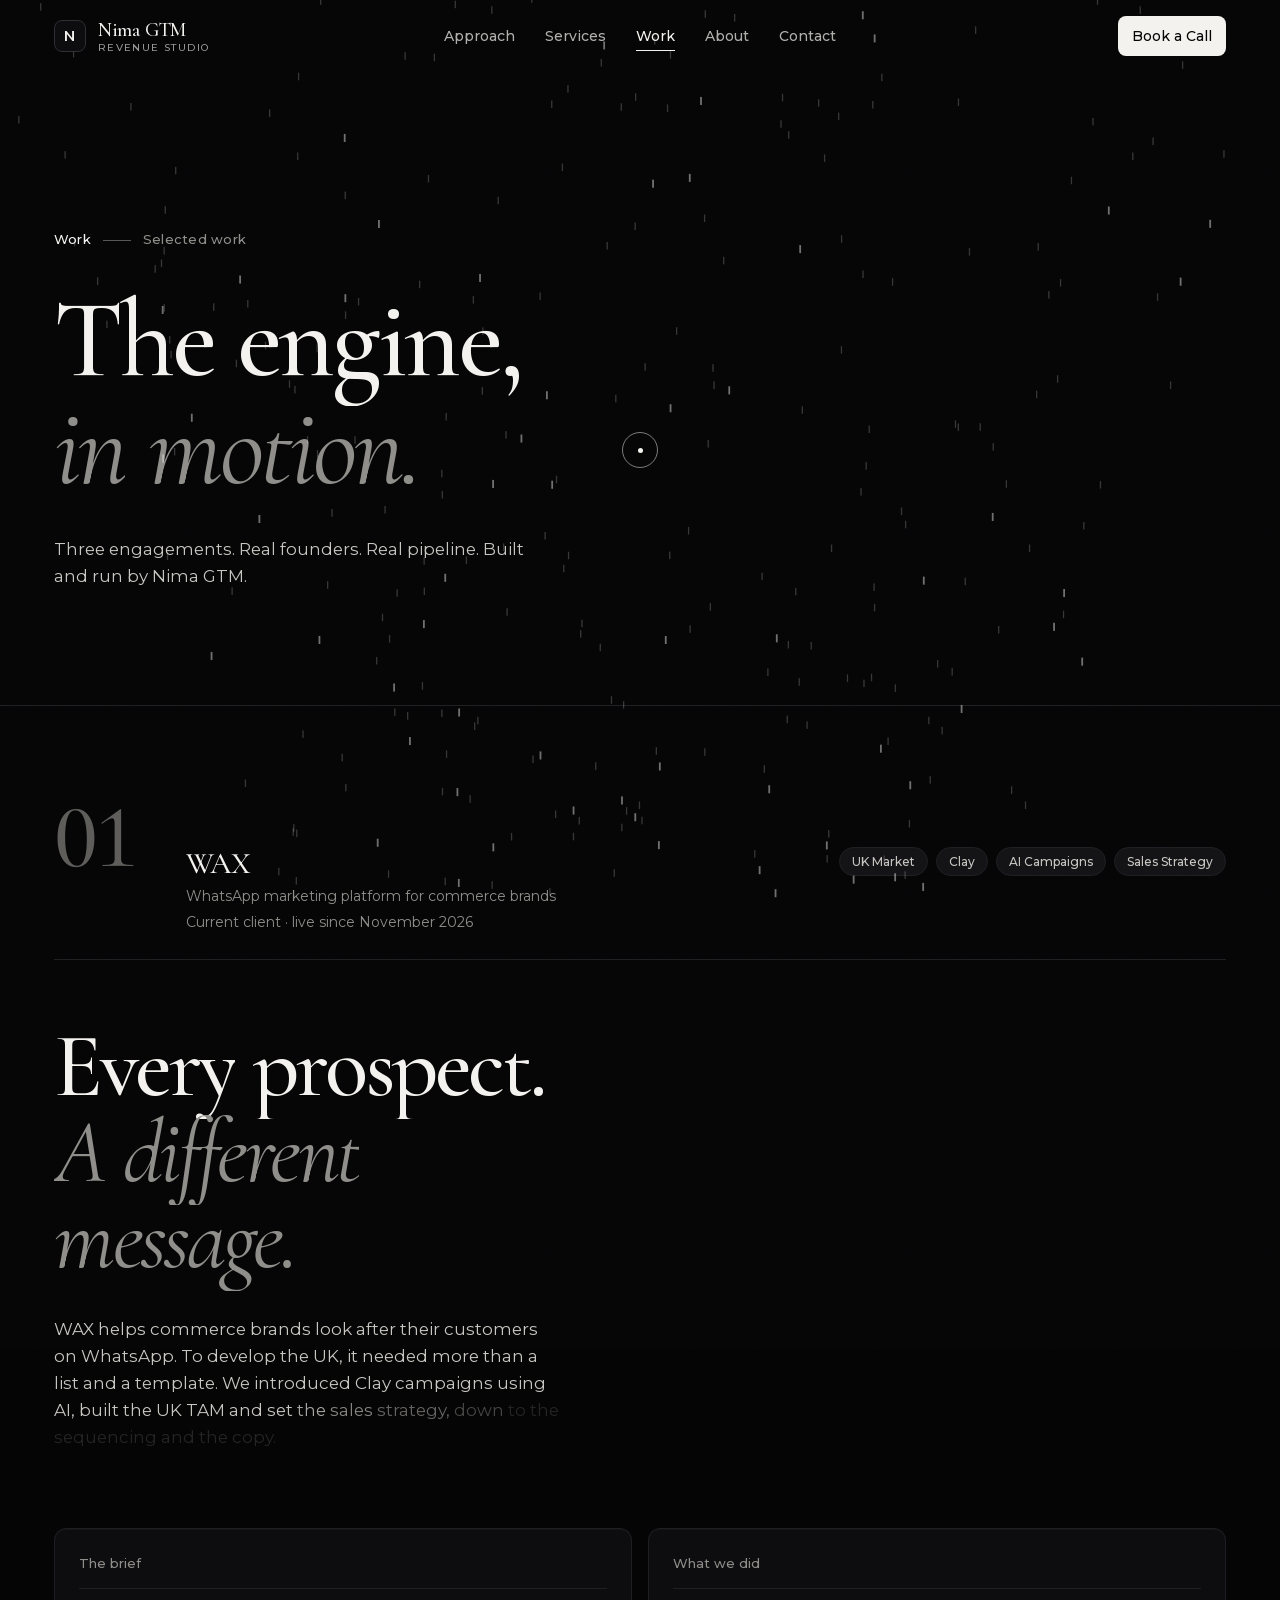
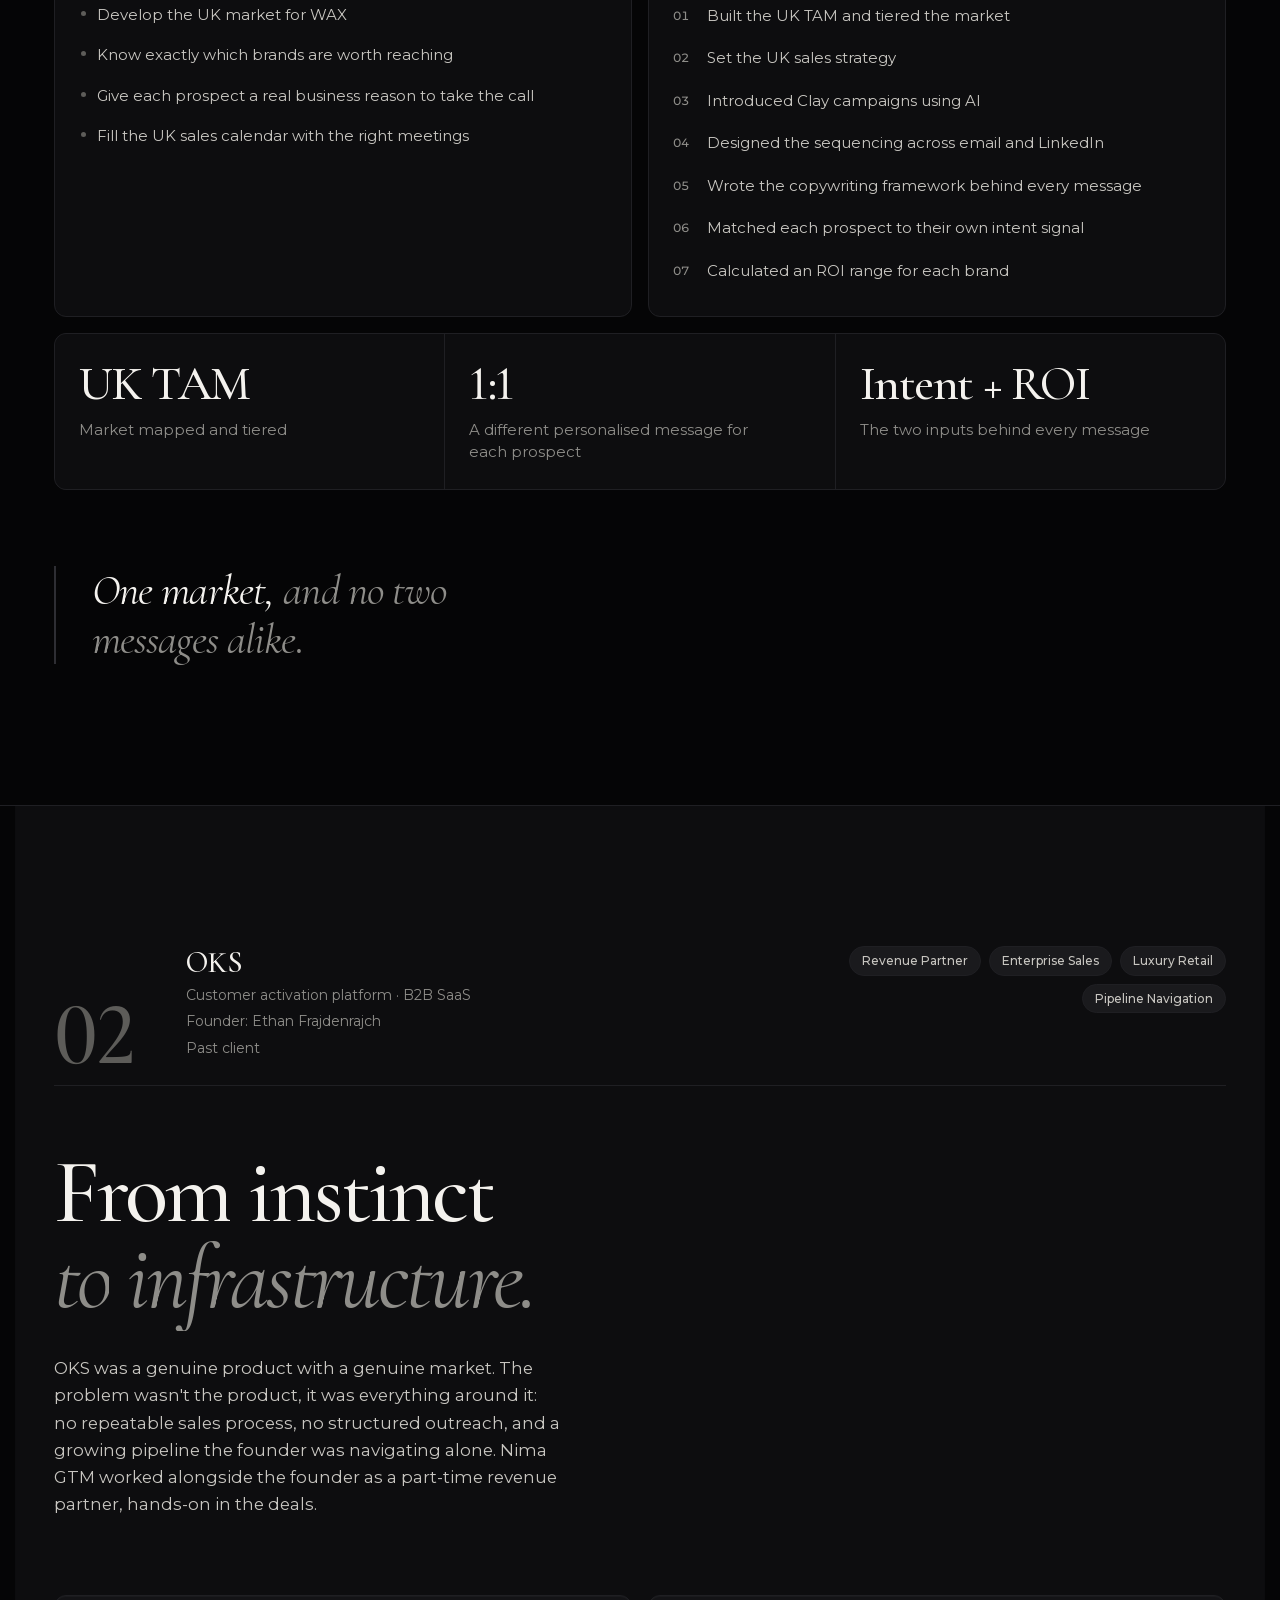
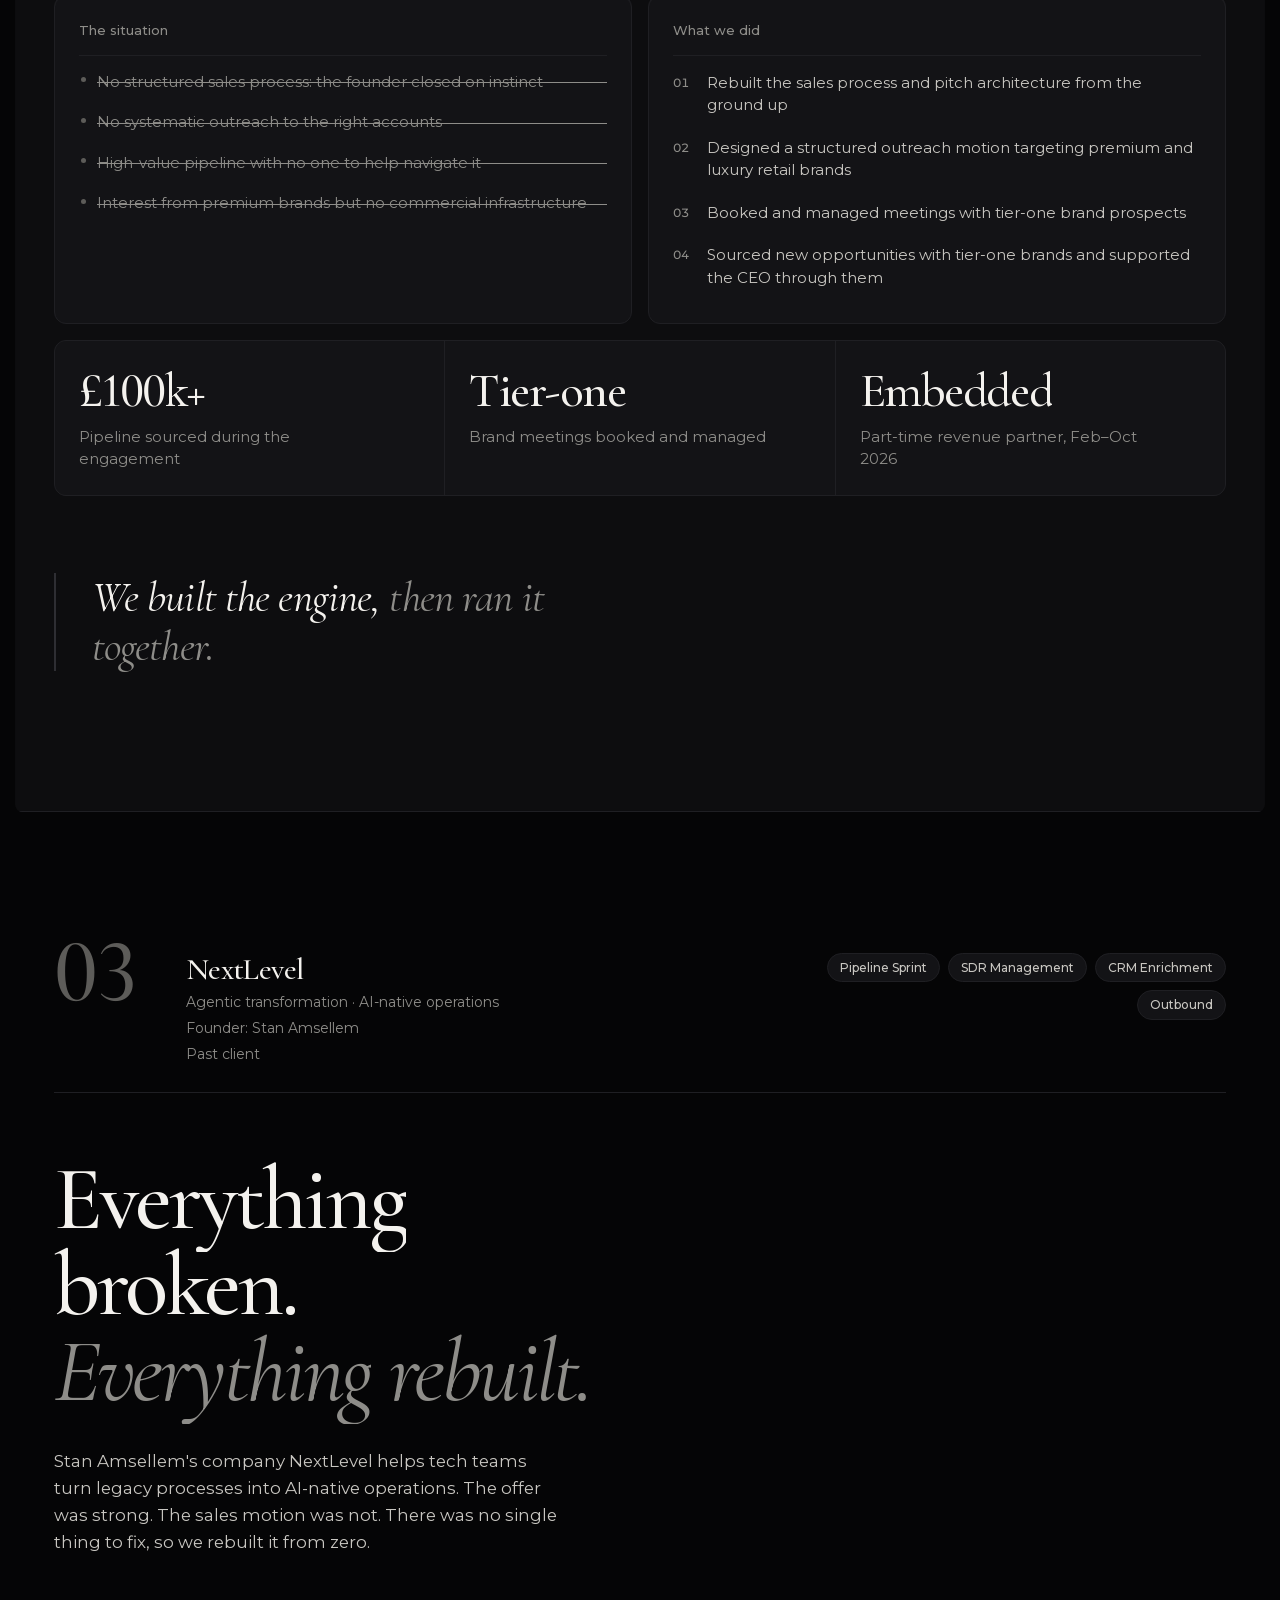
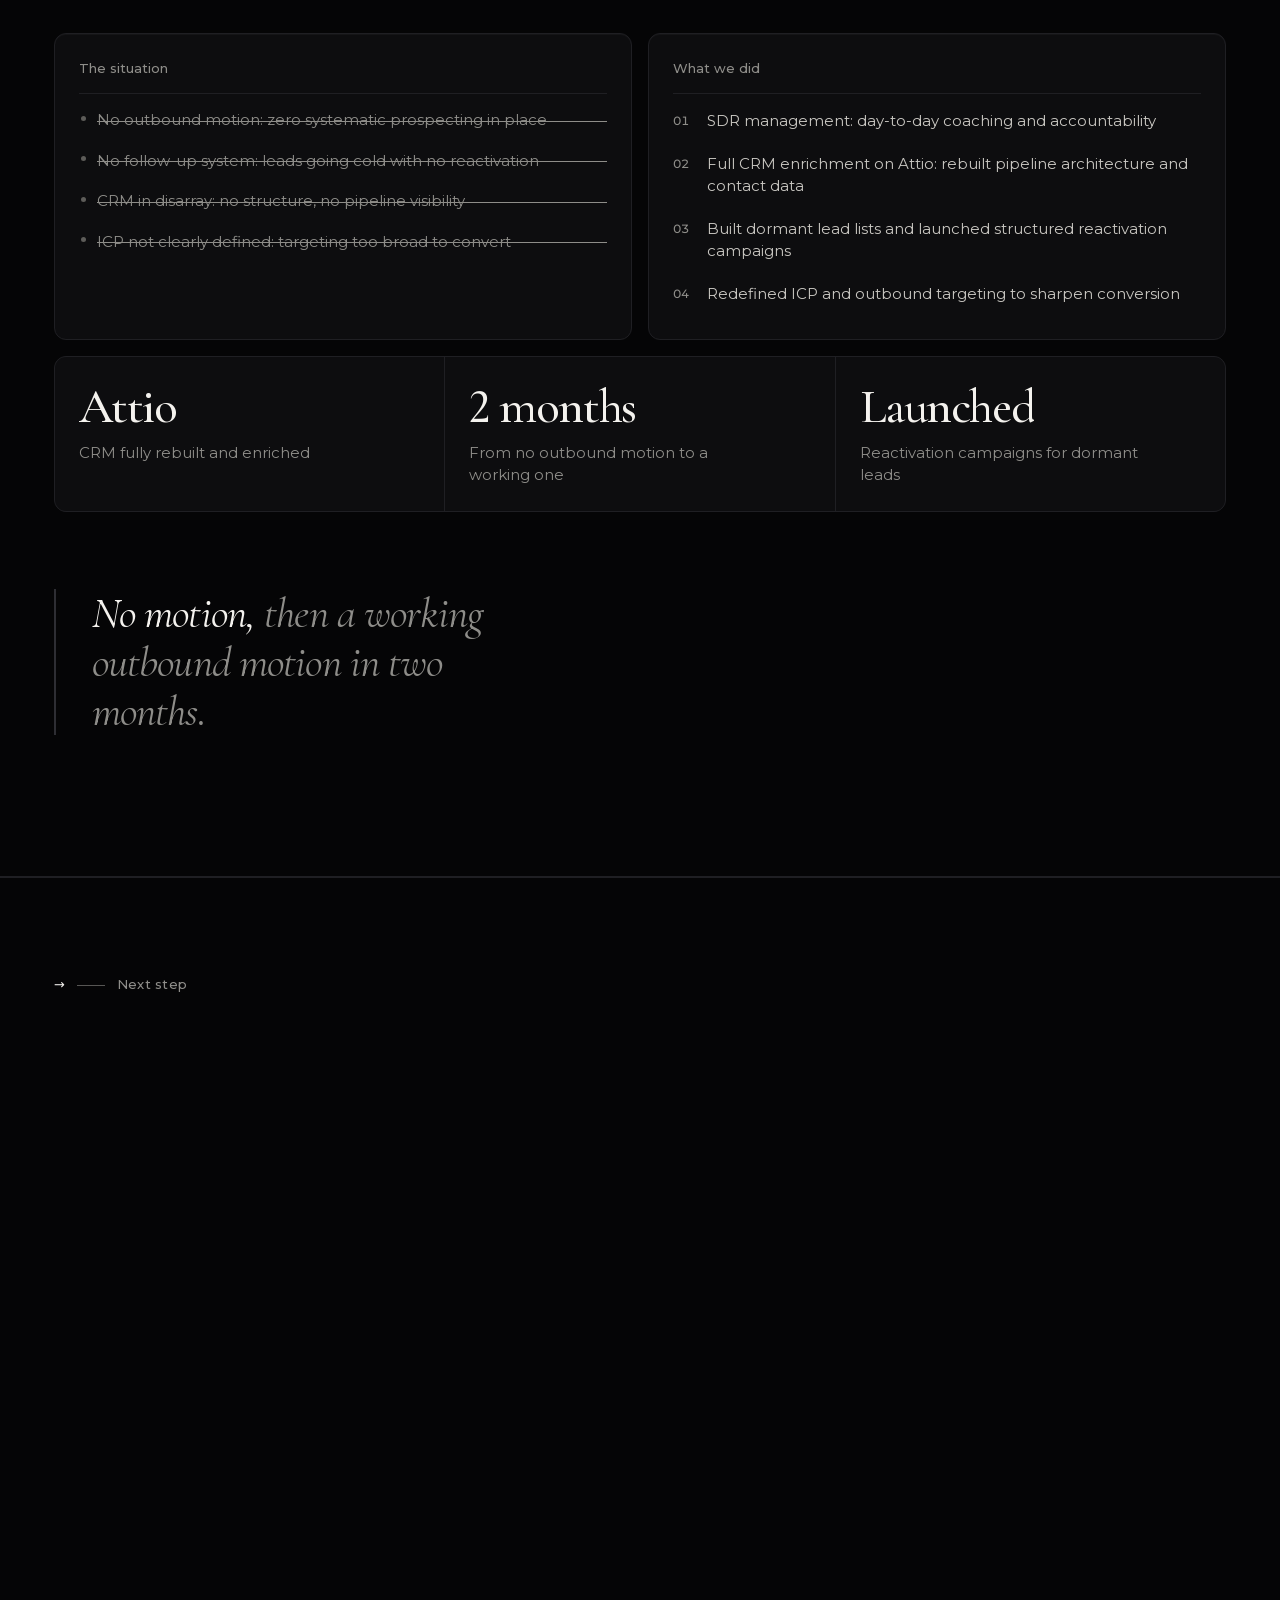
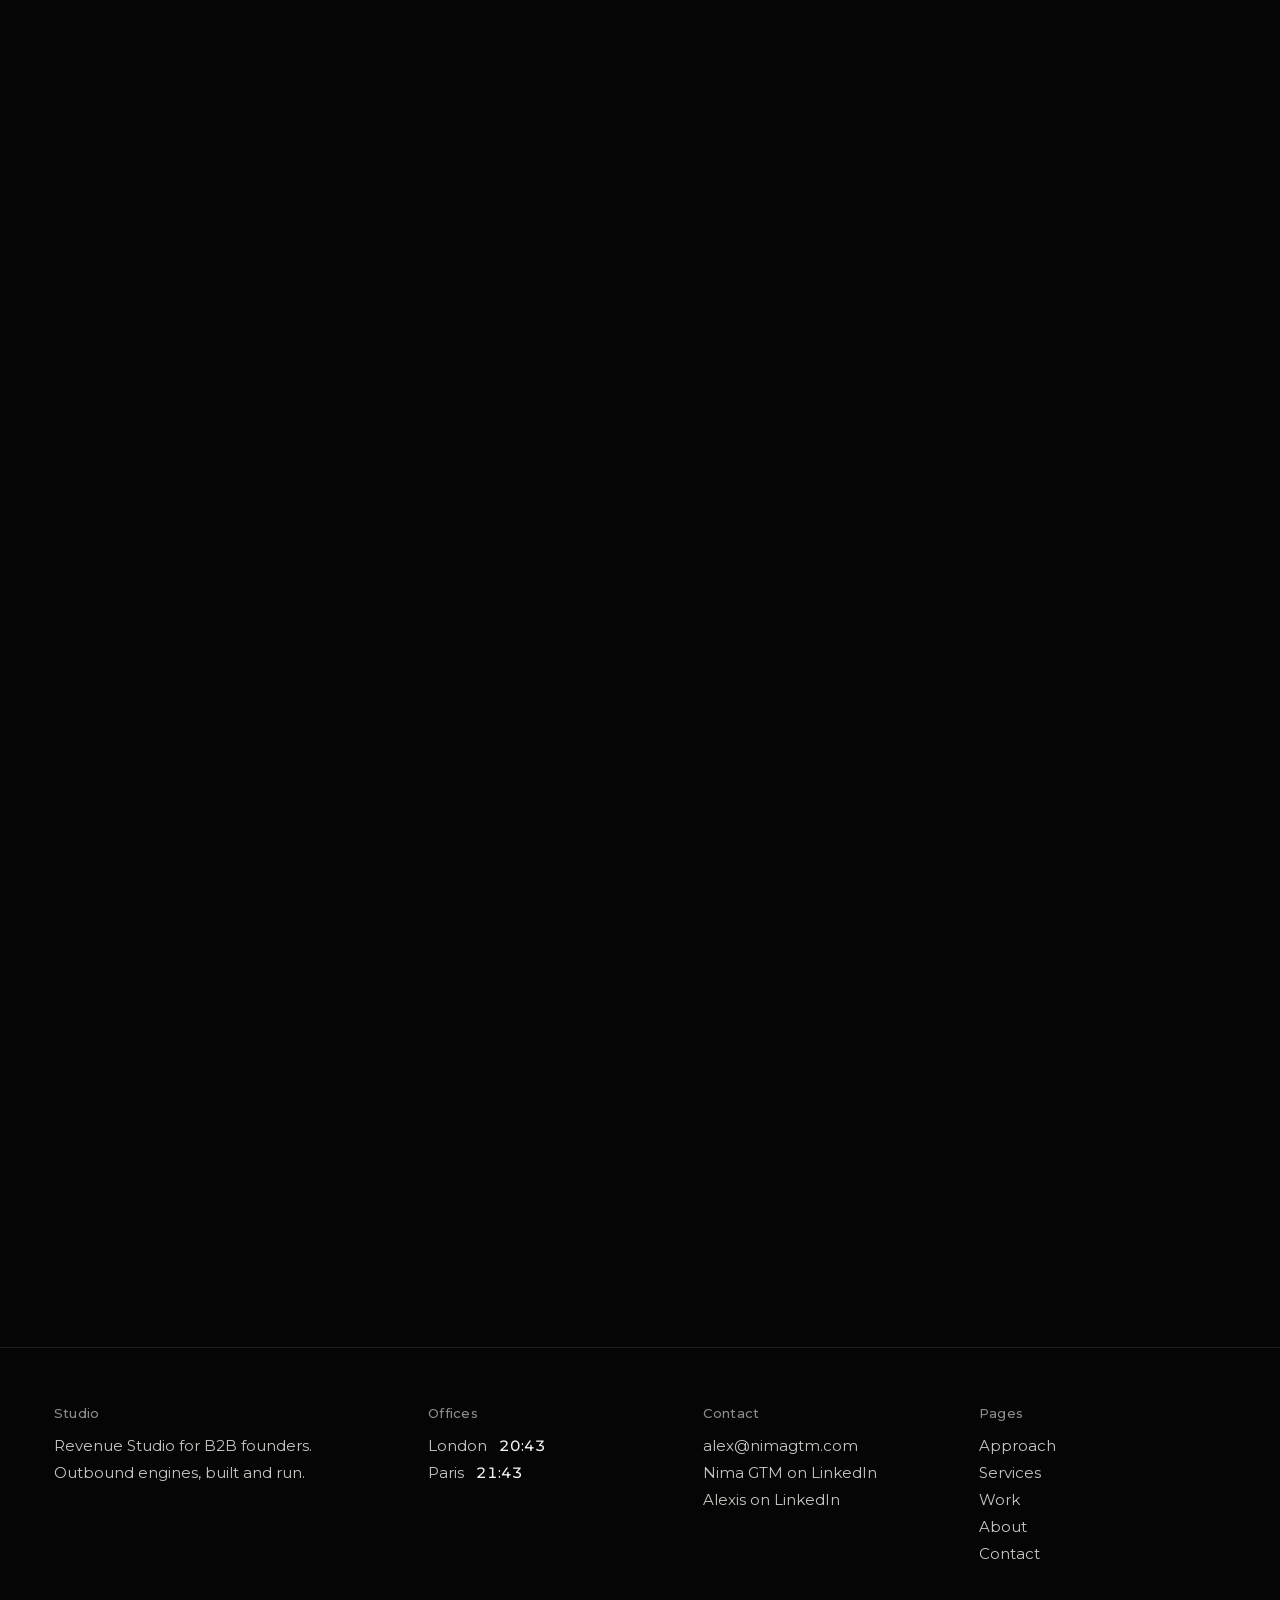
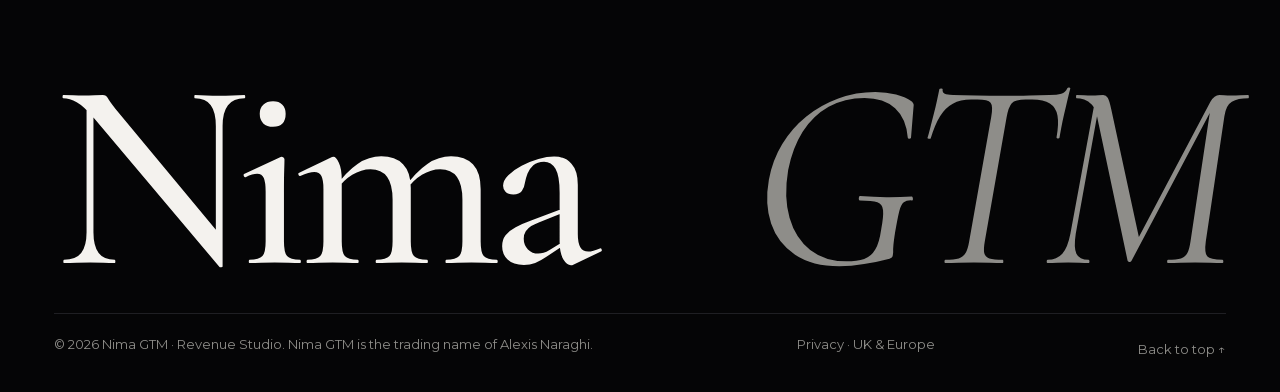
<file: work.html>
<!DOCTYPE html>
<html lang="en">
<head>
<meta charset="UTF-8">
<meta name="viewport" content="width=device-width, initial-scale=1, viewport-fit=cover">
<meta name="theme-color" content="#050506">
<meta name="description" content="Nima GTM · Revenue Studio. Client work. Case studies from WAX, OKS and NextLevel.">
<title>Work · Nima GTM · Revenue Studio</title>
<link rel="icon" href="assets/favicon.svg" type="image/svg+xml">
<script>(function(r){var c='js';try{if(matchMedia('(prefers-reduced-motion:reduce)').matches)c+=' rm';else{var n=performance.getEntriesByType('navigation')[0],t=n?n.type:'navigate',s=false;try{s=!!document.referrer&&new URL(document.referrer).host===location.host}catch(x){}if(s&&t==='navigate')c+=' wipe-in';else if(!s&&t==='navigate')c+=' pl-on'}}catch(e){}r.className=c;setTimeout(function(){if(!window.__n)r.className=''},5000)})(document.documentElement)</script>
<link rel="stylesheet" href="assets/site.css?v=5">
<script src="assets/site.js?v=5" defer></script>
</head>
<body>
<a class="skip-link" href="#main" data-top>Skip to content</a>

<div class="pl" id="pl" aria-hidden="true">
  <div class="pl-c">
    <svg class="pl-m" viewBox="0 0 40 40"><path d="M9 31V9l22 22V9" fill="none" stroke="currentColor" stroke-width="1.6" stroke-linecap="square"/></svg>
    <div class="pl-w"><span>Nima GTM</span><small>Revenue Studio</small></div>
  </div>
  <div class="pl-n"><span id="plN">000</span></div>
  <div class="pl-b"><i id="plB"></i></div>
</div>
<div class="wipe" id="wipe" aria-hidden="true"><div class="wipe-p"></div><div class="wipe-l"><span id="wipeT"></span></div></div>
<div class="cur" id="cur" aria-hidden="true"><div class="cur-r"><span id="curT"></span></div><div class="cur-d"></div></div>
<div class="grain" aria-hidden="true"></div>
<canvas id="flow" aria-hidden="true"></canvas>
<div class="rail off" id="rail"><span id="railN"></span><i><b></b></i><a href="https://calendar.app.google/csMAmkrfrARDxmJ37" target="_blank" rel="noopener">Book a Call</a></div>

<header class="hd" id="hd">
  <a href="index.html" class="logo" data-l="Nima GTM" aria-label="Nima GTM, home">
    <span class="logo-m" aria-hidden="true">N</span>
    <span class="logo-w">Nima GTM<small>Revenue Studio</small></span>
  </a>
  <nav class="nav" aria-label="Main"><a href="approach.html" data-l="Approach">Approach</a><a href="services.html" data-l="Services">Services</a><a href="work.html" data-l="Work" aria-current="page">Work</a><a href="about.html" data-l="About">About</a><a href="contact.html" data-l="Contact">Contact</a></nav>
  <div class="hd-r">
    <a class="btn btn-s mag" href="https://calendar.app.google/csMAmkrfrARDxmJ37" target="_blank" rel="noopener"><span>Book a Call</span></a>
    <button class="burger" id="burger" aria-label="Open menu" aria-expanded="false" aria-controls="mm"><i></i><i></i></button>
  </div>
</header>

<div class="mm" id="mm" aria-hidden="true">
  <nav aria-label="Mobile"><a href="index.html" data-l="Nima GTM"><small>00</small><span>Home</span></a><a href="approach.html" data-l="Approach"><small>01</small><span>Approach</span></a><a href="services.html" data-l="Services"><small>02</small><span>Services</span></a><a href="work.html" data-l="Work"><small>03</small><span>Work</span></a><a href="about.html" data-l="About"><small>04</small><span>About</span></a><a href="contact.html" data-l="Contact"><small>05</small><span>Contact</span></a></nav>
  <div class="mm-f">
    <a class="btn" href="https://calendar.app.google/csMAmkrfrARDxmJ37" target="_blank" rel="noopener"><span>Book a pipeline review</span><svg aria-hidden="true" viewBox="0 0 24 24"><path d="M5 12h14M13 6l6 6-6 6" fill="none" stroke="currentColor" stroke-width="1.6"/></svg></a>
    <a href="mailto:alex@nimagtm.com">alex@nimagtm.com</a>
  </div>
</div>

<main id="main">
<section class="ph-hero">
  <div class="wrap">
    <div class="lab label"><span>Work</span><span>Selected work</span></div>
    <h1 class="h1 sp">The engine, <em>in motion.</em></h1>
    <p class="lead rv">Three engagements. Real founders. Real pipeline. Built and run by Nima GTM.</p>
  </div>
</section>

<article class="cs" id="wax" data-step="WAX">
  <div class="wrap">
    <div class="cs-hd">
      <div class="cs-n" data-plx=".1" aria-hidden="true">01</div>
      <div class="cs-m"><b>WAX</b><span>WhatsApp marketing platform for commerce brands</span><span>Current client · live since November 2026</span></div>
      <div class="cs-tags"><span class="tag">UK Market</span><span class="tag">Clay</span><span class="tag">AI Campaigns</span><span class="tag">Sales Strategy</span></div>
    </div>
    <h2 class="cs-h sp">Every prospect. <em>A different message.</em></h2>
    <p class="lead sw">WAX helps commerce brands look after their customers on WhatsApp. To develop the UK, it needed more than a list and a template. We introduced Clay campaigns using AI, built the UK TAM and set the sales strategy, down to the sequencing and the copy.</p>
    <div class="cs-g">
      <div class="cs-c panel rv"><h3>The brief</h3><ul class="dash"><li>Develop the UK market for WAX</li><li>Know exactly which brands are worth reaching</li><li>Give each prospect a real business reason to take the call</li><li>Fill the UK sales calendar with the right meetings</li></ul></div>
      <div class="cs-c panel rv"><h3>What we did</h3><ol class="num-l"><li>Built the UK TAM and tiered the market</li><li>Set the UK sales strategy</li><li>Introduced Clay campaigns using AI</li><li>Designed the sequencing across email and LinkedIn</li><li>Wrote the copywriting framework behind every message</li><li>Matched each prospect to their own intent signal</li><li>Calculated an ROI range for each brand</li></ol></div>
    </div>
    <div class="cs-o"><div><b class="sp">UK TAM</b><span class="d">Market mapped and tiered</span></div><div><b class="sp">1:1</b><span class="d">A different personalised message for each prospect</span></div><div><b class="sp">Intent + ROI</b><span class="d">The two inputs behind every message</span></div></div>
    <blockquote class="cs-q rv">One market, <em>and no two messages alike.</em></blockquote>
  </div>
</article>
<article class="cs cs-dk" id="oks" data-step="OKS">
  <div class="wrap">
    <div class="cs-hd">
      <div class="cs-n" data-plx=".1" aria-hidden="true">02</div>
      <div class="cs-m"><b>OKS</b><span>Customer activation platform · B2B SaaS</span><span>Founder: Ethan Frajdenrajch</span><span>Past client</span></div>
      <div class="cs-tags"><span class="tag">Revenue Partner</span><span class="tag">Enterprise Sales</span><span class="tag">Luxury Retail</span><span class="tag">Pipeline Navigation</span></div>
    </div>
    <h2 class="cs-h sp">From instinct <em>to infrastructure.</em></h2>
    <p class="lead sw">OKS was a genuine product with a genuine market. The problem wasn't the product, it was everything around it: no repeatable sales process, no structured outreach, and a growing pipeline the founder was navigating alone. Nima GTM worked alongside the founder as a part-time revenue partner, hands-on in the deals.</p>
    <div class="cs-g">
      <div class="cs-c panel rv"><h3>The situation</h3><ul class="dash strike"><li>No structured sales process: the founder closed on instinct</li><li>No systematic outreach to the right accounts</li><li>High-value pipeline with no one to help navigate it</li><li>Interest from premium brands but no commercial infrastructure</li></ul></div>
      <div class="cs-c panel rv"><h3>What we did</h3><ol class="num-l"><li>Rebuilt the sales process and pitch architecture from the ground up</li><li>Designed a structured outreach motion targeting premium and luxury retail brands</li><li>Booked and managed meetings with tier-one brand prospects</li><li>Sourced new opportunities with tier-one brands and supported the CEO through them</li></ol></div>
    </div>
    <div class="cs-o"><div><b class="sp">£100k+</b><span class="d">Pipeline sourced during the engagement</span></div><div><b class="sp">Tier-one</b><span class="d">Brand meetings booked and managed</span></div><div><b class="sp">Embedded</b><span class="d">Part-time revenue partner, Feb–Oct 2026</span></div></div>
    <blockquote class="cs-q rv">We built the engine, <em>then ran it together.</em></blockquote>
  </div>
</article>
<article class="cs" id="nextlevel" data-step="NextLevel">
  <div class="wrap">
    <div class="cs-hd">
      <div class="cs-n" data-plx=".1" aria-hidden="true">03</div>
      <div class="cs-m"><b>NextLevel</b><span>Agentic transformation · AI-native operations</span><span>Founder: Stan Amsellem</span><span>Past client</span></div>
      <div class="cs-tags"><span class="tag">Pipeline Sprint</span><span class="tag">SDR Management</span><span class="tag">CRM Enrichment</span><span class="tag">Outbound</span></div>
    </div>
    <h2 class="cs-h sp">Everything broken. <em>Everything rebuilt.</em></h2>
    <p class="lead sw">Stan Amsellem's company NextLevel helps tech teams turn legacy processes into AI-native operations. The offer was strong. The sales motion was not. There was no single thing to fix, so we rebuilt it from zero.</p>
    <div class="cs-g">
      <div class="cs-c panel rv"><h3>The situation</h3><ul class="dash strike"><li>No outbound motion: zero systematic prospecting in place</li><li>No follow-up system: leads going cold with no reactivation</li><li>CRM in disarray: no structure, no pipeline visibility</li><li>ICP not clearly defined: targeting too broad to convert</li></ul></div>
      <div class="cs-c panel rv"><h3>What we did</h3><ol class="num-l"><li>SDR management: day-to-day coaching and accountability</li><li>Full CRM enrichment on Attio: rebuilt pipeline architecture and contact data</li><li>Built dormant lead lists and launched structured reactivation campaigns</li><li>Redefined ICP and outbound targeting to sharpen conversion</li></ol></div>
    </div>
    <div class="cs-o"><div><b class="sp">Attio</b><span class="d">CRM fully rebuilt and enriched</span></div><div><b class="sp">2 months</b><span class="d">From no outbound motion to a working one</span></div><div><b class="sp">Launched</b><span class="d">Reactivation campaigns for dormant leads</span></div></div>
    <blockquote class="cs-q rv">No motion, <em>then a working outbound motion in two months.</em></blockquote>
  </div>
</article>
</main>

<section class="cta" id="cta" data-step="Book a Call">
  <div class="cta-s"><div class="wrap">
    <div class="lab label"><span>→</span><span>Next step</span></div>
    <h2 class="cta-h"><span class="ln"><span>The engine doesn't</span></span><span class="ln"><span>build itself.</span></span><span class="ln"><em>Let's start.</em></span></h2>
    <div class="cta-r">
      <span class="cta-bw"><a class="cta-btn mag" href="https://calendar.app.google/csMAmkrfrARDxmJ37" target="_blank" rel="noopener"><span class="cta-btn-i"><span>Book a 30-min pipeline review</span><svg aria-hidden="true" viewBox="0 0 24 24"><path d="M5 12h14M13 6l6 6-6 6" fill="none" stroke="currentColor" stroke-width="1.6"/></svg></span></a></span>
      <div class="cta-m"><a href="mailto:alex@nimagtm.com">alex@nimagtm.com</a><span class="label">UK &amp; Europe · London · Paris</span><a class="lnk cta-next" href="about.html" data-l="About"><span>Not ready yet? Meet the founder</span><svg aria-hidden="true" viewBox="0 0 24 24"><path d="M5 12h14M13 6l6 6-6 6" fill="none" stroke="currentColor" stroke-width="1.6"/></svg></a></div>
    </div>
  </div></div>
</section>

<footer class="ft">
  <div class="wrap">
    <div class="ft-g">
      <div><span class="label">Studio</span><p>Revenue Studio for B2B founders. Outbound engines, built and run.</p></div>
      <div><span class="label">Offices</span><p>London <b data-clock="ldn">--:--</b><br>Paris <b data-clock="par">--:--</b></p></div>
      <div><span class="label">Contact</span><p><a href="mailto:alex@nimagtm.com">alex@nimagtm.com</a><br><a href="https://www.linkedin.com/company/nima-gtm/" target="_blank" rel="noopener">Nima GTM on LinkedIn</a><br><a href="https://www.linkedin.com/in/alexis-naraghi-510415134/" target="_blank" rel="noopener">Alexis on LinkedIn</a></p></div>
      <div><span class="label">Pages</span><p><a href="approach.html" data-l="Approach">Approach</a><br><a href="services.html" data-l="Services">Services</a><br><a href="work.html" data-l="Work">Work</a><br><a href="about.html" data-l="About">About</a><br><a href="contact.html" data-l="Contact">Contact</a></p></div>
    </div>
    <div class="ft-w" aria-hidden="true"><span>Nima</span><span>GTM</span></div>
    <div class="ft-b"><span>© 2026 Nima GTM · Revenue Studio. Nima GTM is the trading name of Alexis Naraghi.</span><span><a href="privacy.html" data-l="Privacy">Privacy</a> · UK &amp; Europe</span><button id="top">Back to top ↑</button></div>
  </div>
</footer>
<a class="mbar" id="mbar" href="https://calendar.app.google/csMAmkrfrARDxmJ37" target="_blank" rel="noopener"><i class="mbar-p" aria-hidden="true"></i><span>Book a 30-min pipeline review</span><svg aria-hidden="true" viewBox="0 0 24 24"><path d="M5 12h14M13 6l6 6-6 6" fill="none" stroke="currentColor" stroke-width="1.6"/></svg></a>
</body>
</html>
</file>
<file: assets/site.css>
/* Nima GTM · Revenue Studio
   MODIFIED: motion rebuild (Nov 2026). Structure and motion from the rebuild brief;
   colour tokens and type system unchanged from the Linear-inspired redesign. */
/* Fonts are self-hosted: no third-party request on page load (OFL licensed) */
@font-face{font-family:'Cormorant Garamond';font-style:italic;font-weight:400;font-display:swap;src:url(fonts/cormorant-italic-0.woff2) format('woff2');unicode-range:U+0000-00FF, U+0131, U+0152-0153, U+02BB-02BC, U+02C6, U+02DA, U+02DC, U+0304, U+0308, U+0329, U+2000-206F, U+20AC, U+2122, U+2191, U+2193, U+2212, U+2215, U+FEFF, U+FFFD}
@font-face{font-family:'Cormorant Garamond';font-style:normal;font-weight:400;font-display:swap;src:url(fonts/cormorant-normal-1.woff2) format('woff2');unicode-range:U+0000-00FF, U+0131, U+0152-0153, U+02BB-02BC, U+02C6, U+02DA, U+02DC, U+0304, U+0308, U+0329, U+2000-206F, U+20AC, U+2122, U+2191, U+2193, U+2212, U+2215, U+FEFF, U+FFFD}
@font-face{font-family:'Cormorant Garamond';font-style:normal;font-weight:500;font-display:swap;src:url(fonts/cormorant-normal-1.woff2) format('woff2');unicode-range:U+0000-00FF, U+0131, U+0152-0153, U+02BB-02BC, U+02C6, U+02DA, U+02DC, U+0304, U+0308, U+0329, U+2000-206F, U+20AC, U+2122, U+2191, U+2193, U+2212, U+2215, U+FEFF, U+FFFD}
@font-face{font-family:'Montserrat';font-style:normal;font-weight:400;font-display:swap;src:url(fonts/montserrat-normal-2.woff2) format('woff2');unicode-range:U+0000-00FF, U+0131, U+0152-0153, U+02BB-02BC, U+02C6, U+02DA, U+02DC, U+0304, U+0308, U+0329, U+2000-206F, U+20AC, U+2122, U+2191, U+2193, U+2212, U+2215, U+FEFF, U+FFFD}
@font-face{font-family:'Montserrat';font-style:normal;font-weight:500;font-display:swap;src:url(fonts/montserrat-normal-2.woff2) format('woff2');unicode-range:U+0000-00FF, U+0131, U+0152-0153, U+02BB-02BC, U+02C6, U+02DA, U+02DC, U+0304, U+0308, U+0329, U+2000-206F, U+20AC, U+2122, U+2191, U+2193, U+2212, U+2215, U+FEFF, U+FFFD}
@font-face{font-family:'Montserrat';font-style:normal;font-weight:600;font-display:swap;src:url(fonts/montserrat-normal-2.woff2) format('woff2');unicode-range:U+0000-00FF, U+0131, U+0152-0153, U+02BB-02BC, U+02C6, U+02DA, U+02DC, U+0304, U+0308, U+0329, U+2000-206F, U+20AC, U+2122, U+2191, U+2193, U+2212, U+2215, U+FEFF, U+FFFD}
*,*::before,*::after{box-sizing:border-box;margin:0;padding:0}
:root{
  --canvas:#050506;
  --surface-1:#0d0d0f;
  --surface-2:#131316;
  --surface-3:#1a1a1d;
  --hairline:#1f1f23;
  --hairline-strong:#2e2e33;
  --ink:#f4f2ee;
  --ink-muted:#c8c6c1;
  --ink-subtle:#8e8d89;
  --ink-tertiary:#5d5c59;
  --inverse:#f4f2ee;
  --on-inverse:#050506;
  --nav-glass:rgba(5,5,6,.78);
  /* warm-white sections: the same two brand colours, swapped */
  --paper-muted:rgba(5,5,6,.68);
  --paper-subtle:rgba(5,5,6,.56);
  --paper-line:rgba(5,5,6,.14);
  --paper-glass:rgba(244,242,238,.82);

  --serif:'Cormorant Garamond',Georgia,serif;
  --sans:'Montserrat',system-ui,sans-serif;

  --r-sm:6px;--r-md:8px;--r-lg:12px;--r-xl:16px;--r-pill:9999px;
  --pad:clamp(20px,4.2vw,64px);
  --section-y:clamp(88px,12vw,176px);
  --e:cubic-bezier(.16,1,.3,1);
  --e2:cubic-bezier(.76,0,.24,1);
}
html{-webkit-text-size-adjust:100%;color-scheme:dark;scroll-padding-top:84px}
body{background:var(--canvas);color:var(--ink);font-family:var(--sans);font-size:16px;line-height:1.6;font-weight:400;-webkit-font-smoothing:antialiased;-moz-osx-font-smoothing:grayscale;overflow-x:hidden}
body.lock{overflow:hidden}
a{color:inherit;text-decoration:none;-webkit-tap-highlight-color:transparent;touch-action:manipulation}
button{font:inherit;color:inherit;background:none;border:0;cursor:pointer;touch-action:manipulation;-webkit-tap-highlight-color:transparent}
ul,ol{list-style:none}
em{font-style:italic}
img{display:block;max-width:100%}
::selection{background:var(--inverse);color:var(--on-inverse)}
:focus-visible{outline:2px solid currentColor;outline-offset:3px;border-radius:var(--r-sm)}
::-webkit-scrollbar{width:6px}
::-webkit-scrollbar-track{background:var(--canvas)}
::-webkit-scrollbar-thumb{background:var(--surface-3);border-radius:var(--r-pill)}
h1,h2,h3{text-wrap:balance}

.skip-link{position:absolute;left:12px;top:-60px;z-index:300;background:var(--inverse);color:var(--on-inverse);font-size:14px;font-weight:500;padding:8px 14px;border-radius:var(--r-md)}
.skip-link:focus{top:12px}

.wrap{width:100%;max-width:1520px;margin:0 auto;padding-left:max(var(--pad),env(safe-area-inset-left));padding-right:max(var(--pad),env(safe-area-inset-right))}
/* MODIFIED: all sections dark (Alexis, Nov 2026). Charcoal alternates with near-black for rhythm */
.paper{--inverse:#050506;--on-inverse:#f4f2ee;--paper-muted:var(--ink-muted);--paper-subtle:var(--ink-subtle);--paper-line:var(--hairline-strong);background:var(--surface-1);color:var(--ink)}
.label{font-size:13px;font-weight:500;letter-spacing:.02em;line-height:1.4;font-variant-numeric:lining-nums tabular-nums}

/* grain: desktop only, static on anything that can't spare the paint */
.grain{position:fixed;inset:-50%;z-index:90;pointer-events:none;opacity:.05;background-image:url("data:image/svg+xml,%3Csvg xmlns='http://www.w3.org/2000/svg' width='180' height='180'%3E%3Cfilter id='n'%3E%3CfeTurbulence type='fractalNoise' baseFrequency='.9' numOctaves='2' stitchTiles='stitch'/%3E%3C/filter%3E%3Crect width='100%25' height='100%25' filter='url(%23n)'/%3E%3C/svg%3E");animation:gr 1.2s steps(4) infinite;mix-blend-mode:overlay}
@keyframes gr{0%{transform:translate(0,0)}25%{transform:translate(-3%,2%)}50%{transform:translate(2%,-3%)}75%{transform:translate(-2%,-1%)}}
@media (hover:none),(pointer:coarse){.grain{display:none}}

/* labels and headings */
.lab{display:flex;gap:12px;align-items:center;margin-bottom:clamp(22px,3vw,40px);color:var(--ink-subtle)}
.lab span:first-child{color:var(--ink)}
.lab span:last-child::before{content:"";display:inline-block;width:28px;height:1px;background:currentColor;vertical-align:middle;margin-right:12px;opacity:.6}
.paper .lab{color:var(--paper-subtle)}
.paper .lab span:first-child{color:var(--on-inverse)}
.h1,.h2{font-family:var(--serif);font-weight:500;letter-spacing:-.03em;line-height:.98}
.h1{font-size:clamp(3.4rem,8.6vw,9.4rem);max-width:13ch}
.h2{font-size:clamp(2.7rem,5.8vw,6.6rem);max-width:15ch}
.h1 em,.h2 em{font-weight:400;color:var(--ink-subtle)}
.paper .h1 em,.paper .h2 em{color:var(--paper-subtle)}
.lead{font-size:clamp(1.06rem,1.3vw,1.25rem);line-height:1.6;max-width:46ch;color:var(--ink-muted);margin-top:clamp(22px,2.6vw,36px)}
.paper .lead{color:var(--paper-muted)}

/* word-by-word and block reveals */
.sp .w{display:inline-block;overflow:hidden;vertical-align:top;padding-bottom:.1em;margin-bottom:-.1em}
.sp .w>span{display:inline-block}
.js .sp .w>span{transform:translateY(106%);transition:transform 1.05s var(--e);transition-delay:calc(var(--i)*36ms)}
.js .sp.in .w>span{transform:none}
.js .rv{opacity:0;transform:translateY(26px);transition:opacity .9s var(--e),transform 1.1s var(--e)}
.js .rv.in{opacity:1;transform:none}

/* buttons: current 8px geometry, animated fill */
.btn{display:inline-flex;align-items:center;justify-content:center;gap:10px;min-height:48px;padding:0 22px;border-radius:var(--r-md);background:var(--inverse);color:var(--on-inverse);font-weight:500;font-size:15px;position:relative;overflow:hidden;isolation:isolate;transition:transform .5s var(--e),color .4s var(--e);white-space:nowrap}
.btn::before{content:"";position:absolute;inset:0;background:var(--ink-muted);transform:translateY(101%);transition:transform .5s var(--e);z-index:-1}
.btn svg{width:18px;height:18px;transition:transform .5s var(--e)}
.btn-g{background:transparent;color:var(--ink);box-shadow:inset 0 0 0 1px var(--hairline-strong)}
.btn-g::before{background:var(--inverse)}
.btn-s{min-height:40px;padding:0 14px;font-size:14px}
.paper .btn{background:var(--on-inverse);color:var(--inverse)}
.paper .btn::before{background:var(--ink-muted)}
@media (hover:hover){
  .btn:hover::before{transform:none}
  .btn:hover svg{transform:translateX(4px)}
  .btn-g:hover{color:var(--on-inverse)}
}
.btn:active{transform:scale(.97)}
.lnk{display:inline-flex;gap:10px;align-items:center;font-size:14px;font-weight:500;color:var(--ink-muted);transition:color .3s}
.lnk svg{width:16px;height:16px;transition:transform .4s var(--e)}
.lnk:hover{color:var(--ink)}
.lnk:hover svg{transform:translateX(4px)}
.lnk-d{color:var(--paper-muted);margin-top:28px}
.lnk-d:hover{color:var(--on-inverse)}

/* preloader: first visit of a session only */
.pl{display:none}
.pl-on .pl{display:grid;position:fixed;inset:0;z-index:200;background:var(--canvas);place-items:center;clip-path:inset(0 0 0 0);transition:clip-path .9s var(--e2);animation:plSafe .01s 3.5s forwards}
.pl.out{clip-path:inset(0 0 100% 0)}
@keyframes plSafe{to{visibility:hidden}}
.pl-c{display:flex;align-items:center;gap:16px}
.pl-m{width:52px;height:52px}
.pl-m path{stroke-dasharray:90;stroke-dashoffset:90;animation:dr 1s var(--e) .05s forwards}
@keyframes dr{to{stroke-dashoffset:0}}
.pl-w{display:flex;flex-direction:column;overflow:hidden}
.pl-w span{font-family:var(--serif);font-size:1.6rem;font-weight:500;letter-spacing:-.01em;line-height:1.15;transform:translateY(110%);animation:up .8s var(--e) .25s forwards}
.pl-w small{font-size:11px;font-weight:500;letter-spacing:.14em;text-transform:uppercase;color:var(--ink-subtle);transform:translateY(110%);animation:up .8s var(--e) .35s forwards}
@keyframes up{to{transform:none}}
.pl-n{position:absolute;right:var(--pad);bottom:calc(var(--pad) + 14px);font-family:var(--serif);font-size:clamp(3rem,9vw,6.5rem);font-weight:500;letter-spacing:-.04em;color:var(--ink-tertiary);font-variant-numeric:lining-nums tabular-nums;line-height:1}
.pl-b{position:absolute;left:var(--pad);right:var(--pad);bottom:var(--pad);height:1px;background:var(--hairline)}
.pl-b i{position:absolute;left:0;top:0;bottom:0;width:0;background:var(--ink)}

/* page wipe */
.wipe{position:fixed;inset:0;z-index:150;pointer-events:none;visibility:hidden}
.wipe.on,.wipe-in .wipe{visibility:visible;pointer-events:auto}
.wipe-p{position:absolute;inset:0;background:var(--surface-3);transform:translateY(100%)}
.wipe.in .wipe-p,.wipe-in .wipe-p{transform:none}
.wipe.in .wipe-p{transition:transform .55s var(--e2)}
.wipe.outw .wipe-p{transform:translateY(-100%);transition:transform .7s var(--e2)}
.wipe-l{position:absolute;inset:0;display:flex;align-items:center;justify-content:center;opacity:0;transition:opacity .25s;font-family:var(--serif);font-size:clamp(2rem,5vw,3.6rem);font-weight:500;letter-spacing:-.02em}
.wipe.in .wipe-l,.wipe-in .wipe-l{opacity:1;transition-delay:.2s}
.wipe.outw .wipe-l{opacity:0;transition-delay:0s}

/* cursor */
.cur{position:fixed;left:0;top:0;z-index:180;pointer-events:none}
.cur-r,.cur-d{position:fixed;left:0;top:0;border-radius:50%}
.cur-r{width:36px;height:36px;margin:-18px 0 0 -18px;border:1px solid rgba(244,242,238,.5);display:grid;place-items:center;transition:width .45s var(--e),height .45s var(--e),margin .45s var(--e),background .35s,border-color .35s;mix-blend-mode:difference}
.cur-d{width:5px;height:5px;margin:-2.5px 0 0 -2.5px;background:var(--ink);mix-blend-mode:difference}
.cur-r span{font-size:12px;font-weight:600;color:var(--canvas);opacity:0;transition:opacity .25s}
.cur.big .cur-r{width:88px;height:88px;margin:-44px 0 0 -44px;background:var(--ink);border-color:transparent}
.cur.big .cur-r span{opacity:1}
.cur.big .cur-d,.cur.hide{opacity:0}
@media (hover:none),(pointer:coarse){.cur{display:none}}
@media (hover:hover) and (pointer:fine){body.cz,body.cz a,body.cz button{cursor:none}}

/* header */
.hd{position:fixed;left:0;right:0;top:0;z-index:100;display:flex;align-items:center;justify-content:space-between;gap:20px;height:72px;padding:0 max(var(--pad),env(safe-area-inset-right)) 0 max(var(--pad),env(safe-area-inset-left));transition:transform .6s var(--e),background .35s,color .35s}
.hd.hid{transform:translateY(-110%)}
.hd.sol{background:var(--nav-glass);-webkit-backdrop-filter:saturate(1.2) blur(14px);backdrop-filter:saturate(1.2) blur(14px)}
.hd.lt{color:var(--on-inverse)}
.hd.lt.sol{background:var(--paper-glass)}
.logo{display:flex;align-items:center;gap:12px}
.logo-m{width:32px;height:32px;background:var(--surface-1);color:var(--ink);border:1px solid var(--hairline-strong);border-radius:var(--r-md);display:flex;align-items:center;justify-content:center;font-size:15px;font-weight:600;flex-shrink:0}
.logo-w{display:flex;flex-direction:column;gap:3px;font-family:var(--serif);font-size:20px;font-weight:500;letter-spacing:-.01em;line-height:1}
.logo-w small{font-family:var(--sans);font-size:10px;font-weight:500;letter-spacing:.14em;text-transform:uppercase;opacity:.62}
.nav{display:flex;gap:2px;position:absolute;left:50%;transform:translateX(-50%)}
.nav a{position:relative;padding:8px 14px;font-size:14px;font-weight:500;opacity:.72;transition:opacity .25s}
.nav a::after{content:"";position:absolute;left:14px;right:14px;bottom:4px;height:1px;background:currentColor;transform:scaleX(0);transform-origin:right;transition:transform .5s var(--e)}
.nav a:hover,.nav a[aria-current]{opacity:1}
.nav a:hover::after,.nav a[aria-current]::after{transform:scaleX(1);transform-origin:left}
.hd-r{display:flex;align-items:center;gap:12px}
.hd.lt .btn{background:var(--on-inverse);color:var(--inverse)}
.hd.lt .btn::before{background:var(--surface-3)}
.burger{display:none;width:44px;height:44px;border-radius:var(--r-md);box-shadow:inset 0 0 0 1px var(--hairline-strong);position:relative;transition:box-shadow .3s}
.hd.lt .burger{box-shadow:inset 0 0 0 1px var(--paper-line)}
.burger i{position:absolute;left:13px;right:13px;height:1.5px;background:currentColor;transition:transform .5s var(--e)}
.burger i:first-child{top:18px}
.burger i:last-child{top:25px}
.mmo .burger i:first-child{transform:translateY(3.5px) rotate(45deg)}
.mmo .burger i:last-child{transform:translateY(-3.5px) rotate(-45deg)}
.mm{position:fixed;inset:0;z-index:95;background:var(--surface-1);display:flex;flex-direction:column;justify-content:space-between;gap:24px;overflow-y:auto;padding:96px max(var(--pad),env(safe-area-inset-right)) max(28px,env(safe-area-inset-bottom)) max(var(--pad),env(safe-area-inset-left));clip-path:inset(0 0 100% 0);transition:clip-path .8s var(--e2),visibility 0s .8s;visibility:hidden}
.mmo .mm{clip-path:inset(0);visibility:visible;transition:clip-path .8s var(--e2),visibility 0s}
.mm nav{display:flex;flex-direction:column}
.mm nav a{display:flex;align-items:baseline;gap:14px;font-family:var(--serif);font-weight:500;font-size:clamp(2.5rem,11.5vw,4.6rem);line-height:1.14;letter-spacing:-.025em;border-bottom:1px solid var(--hairline);padding:7px 0;opacity:0;transform:translateY(26px);transition:opacity .6s,transform .8s var(--e)}
.mm nav a small{font-family:var(--sans);font-size:13px;font-weight:500;letter-spacing:0;color:var(--ink-subtle);font-variant-numeric:lining-nums tabular-nums}
.mmo .mm nav a{opacity:1;transform:none}
.mmo .mm nav a:nth-child(2){transition-delay:.05s}.mmo .mm nav a:nth-child(3){transition-delay:.1s}.mmo .mm nav a:nth-child(4){transition-delay:.15s}.mmo .mm nav a:nth-child(5){transition-delay:.2s}.mmo .mm nav a:nth-child(6){transition-delay:.25s}
.mm-f{display:flex;flex-direction:column;gap:14px;align-items:stretch}
.mm-f>a:last-child{text-align:center;font-size:14px;color:var(--ink-muted);padding:8px}

/* sticky phone booking bar */
.mbar{display:none}

/* hero */
.hero{height:260vh;position:relative}
.hero-s{position:sticky;top:0;height:100vh;height:100svh;overflow:hidden;display:flex;flex-direction:column;justify-content:flex-end;padding:0 max(var(--pad),env(safe-area-inset-right)) clamp(24px,4vw,48px) max(var(--pad),env(safe-area-inset-left))}
#eng{position:absolute;inset:0;width:100%;height:100%;display:block}
.hero-s::after{content:"";position:absolute;inset:0;background:radial-gradient(120% 80% at 20% 100%,rgba(5,5,6,.82) 0%,rgba(5,5,6,0) 60%);pointer-events:none}
.hero-top{position:absolute;top:96px;left:max(var(--pad),env(safe-area-inset-left));right:max(var(--pad),env(safe-area-inset-right));display:flex;justify-content:space-between;gap:16px;color:var(--ink-subtle);z-index:2}
.hero-h{position:relative;z-index:2;display:grid;margin-bottom:clamp(24px,3.2vw,44px)}
.hl{grid-area:1/1;display:flex;flex-direction:column}
.ln{display:block;overflow:hidden;padding-bottom:.07em}
.ln>span,.ln>em{display:block}
.hl-a{font-family:var(--serif);font-weight:500;font-size:clamp(3.8rem,11.6vw,13.4rem);line-height:.9;letter-spacing:-.035em}
.hl-a em{font-weight:400;color:var(--ink-subtle)}
.hl-a .ln>span{transform:translateY(calc(var(--pa,0)*-132% + var(--in,0)*108%))}
.hl-a .ln:nth-child(2)>span{padding-left:.9em}
.hl-b{font-family:var(--sans);font-weight:400;font-size:clamp(3rem,9.6vw,11.2rem);line-height:.96;letter-spacing:-.055em}
.hl-b .ln:nth-child(2)>span{padding-left:.9em;color:var(--ink-subtle)}
.hl-b .ln>span{transform:translateY(calc((1 - var(--pb,0))*108%))}
.js .hero{--in:1}
.hero.ld .hl-a .ln>span{transition:transform 1.2s var(--e)}
.hero.ld .hl-a .ln:nth-child(2)>span{transition-delay:.1s}
.hero-meta{position:relative;z-index:2;display:grid;grid-template-columns:auto 1fr auto;gap:clamp(20px,4vw,64px);align-items:end;border-top:1px solid var(--hairline-strong);padding-top:22px;opacity:calc(1 - var(--pz,0));transition:opacity .9s var(--e) .35s}
.hero-ph{display:flex;align-items:center;gap:12px;color:var(--ink-tertiary)}
.ph{transition:color .4s}
.ph.on{color:var(--ink)}
.ph-bar{width:70px;height:1px;background:var(--hairline-strong);position:relative}
.ph-bar i{position:absolute;left:0;top:0;bottom:0;background:var(--ink);width:calc(var(--pp,0)*100%)}
.hero-p{max-width:42ch;color:var(--ink-muted);font-size:1rem}
.hero-cta{display:flex;gap:10px}
.hero-intro .hero-meta,.hero-intro .hero-top{opacity:0}
.hero-top{transition:opacity .9s var(--e) .35s}

/* marquee */
.xp{display:flex;align-items:center;gap:40px;padding:32px 0;border-top:1px solid var(--hairline);border-bottom:1px solid var(--hairline);overflow:hidden}
.xp-l{flex:none;padding-left:max(var(--pad),env(safe-area-inset-left));color:var(--ink-subtle);white-space:nowrap}
.mq{overflow:hidden;flex:1;-webkit-mask-image:linear-gradient(90deg,transparent,#000 8%,#000 92%,transparent);mask-image:linear-gradient(90deg,transparent,#000 8%,#000 92%,transparent)}
.mq-t{display:flex;align-items:center;gap:40px;width:max-content;animation:mq 46s linear infinite}
.mq-t span{font-family:var(--serif);font-style:italic;font-weight:400;font-size:clamp(1.8rem,3vw,2.8rem);letter-spacing:-.02em;color:var(--ink-muted);white-space:nowrap;transition:color .3s}
.mq-t i{width:5px;height:5px;background:var(--ink-tertiary);transform:rotate(45deg);flex:none}
@media (hover:hover){.xp:hover .mq-t{animation-play-state:paused}.mq-t span:hover{color:var(--ink)}}
@keyframes mq{to{transform:translateX(-50%)}}

/* sections */
.intro,.sv,.wk,.ftz,.ab,.num{padding:var(--section-y) 0}
.intro-g{display:grid;grid-template-columns:1.25fr 1fr;gap:20px clamp(30px,6vw,100px);align-items:end}
.intro-g .lab{grid-column:1/-1}
.intro-r .lead{margin-top:0}

/* numbers */
.num-g{display:grid;grid-template-columns:repeat(4,1fr);border-top:1px solid var(--hairline)}
.nc{padding:28px 24px 0 0;border-right:1px solid var(--hairline);margin-right:24px}
.nc:last-child{border-right:0;margin-right:0}
.nv{display:flex;align-items:flex-end;font-variant-numeric:lining-nums;font-family:var(--serif);font-weight:500;font-size:clamp(4rem,8.2vw,8.8rem);letter-spacing:-.04em;line-height:1}
.nv .cu{color:var(--ink-subtle);font-size:.55em;letter-spacing:-.02em;line-height:1.12;padding-bottom:.08em}
.od{display:inline-block;overflow:hidden;height:1.12em;line-height:1.12}
.od-c{display:flex;flex-direction:column;transition:transform 2.1s var(--e)}
.od-c span{height:1.12em;display:block}
.nc p{margin-top:14px;max-width:24ch;color:var(--ink-subtle);font-size:15px;line-height:1.5}

/* services rows */
.sv-l{margin-top:clamp(40px,6vw,80px);border-top:1px solid var(--paper-line)}
.svr{position:relative;display:grid;grid-template-columns:64px 1.3fr 1fr 200px 36px;align-items:center;gap:20px;padding:clamp(22px,3vw,38px) 0;border-bottom:1px solid var(--paper-line);isolation:isolate;transition:color .5s var(--e),padding .6s var(--e)}
.svr::before{content:"";position:absolute;inset:0 calc(-1*var(--pad));background:var(--surface-3);z-index:-1;clip-path:inset(100% 0 0 0);transition:clip-path .6s var(--e)}
.svr-n{color:var(--paper-subtle);transition:color .4s}
.svr-t{font-family:var(--serif);font-weight:500;font-size:clamp(2.2rem,4vw,4.2rem);letter-spacing:-.025em;line-height:1}
.svr-d{font-family:var(--serif);font-style:italic;font-size:clamp(1.25rem,1.5vw,1.45rem);color:var(--paper-muted);transition:color .5s}
.svr-m{display:flex;flex-direction:column;gap:2px;color:var(--paper-subtle);transition:color .4s}
.svr-a{width:28px;height:28px;transition:transform .6s var(--e)}
@media (hover:hover){
  .svr:hover{color:var(--ink);padding-left:24px;padding-right:24px}
  .svr:hover::before{clip-path:inset(0)}
  .svr:hover .svr-d{color:var(--ink-muted)}
  .svr:hover .svr-m,.svr:hover .svr-n{color:var(--ink-subtle)}
  .svr:hover .svr-a{transform:rotate(-45deg)}
}

/* work cards */
.wk-hd{display:flex;justify-content:space-between;align-items:baseline;gap:20px}
.wk-g{display:grid;grid-template-columns:repeat(3,minmax(0,1fr));gap:16px}
.wc{position:relative;display:flex;flex-direction:column;justify-content:space-between;gap:48px;min-height:clamp(420px,38vw,560px);padding:clamp(22px,2.4vw,36px);border:1px solid var(--hairline);border-radius:var(--r-lg);overflow:hidden;background:var(--surface-1);box-shadow:inset 0 1px 0 rgba(255,255,255,.03);transition:border-color .5s,transform .8s var(--e)}
.wc-glow{position:absolute;width:640px;height:640px;left:var(--gx,50%);top:var(--gy,50%);transform:translate(-50%,-50%);background:radial-gradient(circle,rgba(244,242,238,.1),transparent 62%);opacity:0;transition:opacity .5s;pointer-events:none}
@media (hover:hover){.wc:hover{border-color:var(--hairline-strong)}.wc:hover .wc-glow{opacity:1}}
.wc:active{transform:scale(.985)}
.wc-top{display:flex;justify-content:space-between;gap:12px;color:var(--ink-subtle);position:relative}
.wc-h{font-family:var(--serif);font-weight:500;font-size:clamp(2.4rem,3.6vw,4rem);letter-spacing:-.03em;line-height:1;position:relative}
.wc-h em{font-weight:400;color:var(--ink-subtle)}
.wc-o{display:flex;flex-direction:column;gap:6px;position:relative}
.wc-o .label{color:var(--ink-subtle)}
.wc-o b{font-weight:500;font-size:1.05rem;line-height:1.4}
.wc-tags{display:flex;gap:8px;flex-wrap:wrap;position:relative}
.tag{font-size:12px;font-weight:500;color:var(--ink-muted);background:var(--surface-2);border:1px solid var(--hairline);border-radius:var(--r-pill);padding:4px 12px;white-space:nowrap}
.ind{display:flex;gap:28px;align-items:center;flex-wrap:wrap;margin-top:48px;padding-top:26px;border-top:1px solid var(--hairline)}
.ind>.label{color:var(--ink-subtle)}
.ind ul{display:flex;flex-wrap:wrap;gap:8px 30px}
.ind li{font-family:var(--serif);font-size:1.35rem;font-weight:500;letter-spacing:-.01em;color:var(--ink-muted)}

/* portrait */
.por{position:relative;display:block;overflow:hidden;background:var(--surface-1);aspect-ratio:4/5;border-radius:var(--r-xl)}
.js .por{clip-path:inset(100% 0 0 0);transition:clip-path 1.5s var(--e2)}
.js .por.in{clip-path:inset(0)}
.por img{position:absolute;inset:0;width:100%;height:100%;object-fit:cover;transform:scale(calc(1.14 - var(--ps,0)*.14));transform-origin:50% 30%}
.por-bw{filter:grayscale(1) contrast(1.08) brightness(.86)}
.por-co{-webkit-mask-image:radial-gradient(circle var(--r,0px) at var(--x,50%) var(--y,38%),#000 45%,transparent 100%);mask-image:radial-gradient(circle var(--r,0px) at var(--x,50%) var(--y,38%),#000 45%,transparent 100%)}
.por::after{content:"";position:absolute;inset:0;border-radius:inherit;box-shadow:inset 0 0 0 1px rgba(244,242,238,.08);pointer-events:none}
.por-cap{position:absolute;left:18px;right:18px;bottom:16px;display:flex;justify-content:space-between;gap:12px;color:var(--ink-muted);z-index:2}
.ftz-g{display:grid;grid-template-columns:.8fr 1fr;gap:clamp(36px,7vw,120px);align-items:center}
.por-s{max-width:520px;width:100%}

/* page heroes */
.ph-hero{padding:clamp(150px,18vw,250px) 0 clamp(72px,9vw,128px);border-bottom:1px solid var(--hairline);position:relative;overflow:hidden}
.sv-ix{display:flex;gap:8px;flex-wrap:wrap;margin-top:44px}
.sv-ix a{display:inline-flex;align-items:center;min-height:44px;padding:0 16px;font-size:14px;font-weight:500;border:1px solid var(--hairline-strong);border-radius:var(--r-md);transition:background .35s,color .35s}
.sv-ix a b{color:var(--ink-subtle);font-weight:500;margin-right:8px;transition:color .35s}
@media (hover:hover){.sv-ix a:hover{background:var(--inverse);color:var(--on-inverse)}.sv-ix a:hover b{color:var(--paper-subtle)}}

/* offers */
.of{padding:clamp(80px,10vw,150px) 0;border-bottom:1px solid var(--hairline);scroll-margin-top:60px}
.of-dk{background:var(--surface-1)}
.of-g{display:grid;grid-template-columns:300px minmax(0,1fr);gap:clamp(30px,6vw,110px)}
.of-side{position:sticky;top:104px;align-self:start;display:flex;flex-direction:column;gap:26px}
.of-n{font-family:var(--serif);font-weight:500;font-size:clamp(5rem,9vw,9rem);line-height:.8;letter-spacing:-.04em;color:var(--ink-tertiary);font-variant-numeric:lining-nums tabular-nums}
.of-f{display:flex;flex-direction:column;border-top:1px solid var(--hairline)}
.of-f div{display:flex;justify-content:space-between;gap:16px;padding:12px 0;border-bottom:1px solid var(--hairline);font-size:14px}
.of-f dt{color:var(--ink-subtle)}
.of-f dd{text-align:right}
.of-side .btn{align-self:stretch}
.of-t{font-family:var(--sans);font-weight:400;font-size:clamp(2.6rem,5vw,5.2rem);letter-spacing:-.05em;line-height:.98}
.of-h{font-family:var(--serif);font-weight:500;font-size:clamp(1.9rem,3.2vw,3.2rem);letter-spacing:-.025em;margin-top:12px;line-height:1.05}
.of-h em{font-weight:400;color:var(--ink-subtle)}
.of-cols{display:grid;grid-template-columns:1fr 1fr;gap:16px;margin-top:clamp(36px,5vw,64px)}
.of-cols.three{grid-template-columns:repeat(3,minmax(0,1fr))}
.panel{background:var(--surface-1);border:1px solid var(--hairline);border-radius:var(--r-lg);box-shadow:inset 0 1px 0 rgba(255,255,255,.03);padding:24px}
.of-dk .panel{background:var(--surface-2)}
.panel h3{font-size:13px;font-weight:500;color:var(--ink-subtle);padding-bottom:14px;margin-bottom:6px;border-bottom:1px solid var(--hairline)}
.dash li{position:relative;padding:9px 0 9px 18px;color:var(--ink-muted);font-size:15px;line-height:1.5}
.dash li::before{content:"";position:absolute;left:2px;top:1.05em;width:5px;height:5px;border-radius:50%;background:var(--ink-tertiary)}
.pt{margin-top:16px}
.pt h3{font-size:13px;font-weight:500;color:var(--ink-subtle);margin-bottom:14px}
.pt-tr{display:flex;gap:6px}
.pt-seg{flex:2;position:relative;padding:18px 16px 4px 0;border-top:2px solid var(--hairline-strong);color:var(--ink-muted);font-size:14px;line-height:1.5}
.pt-seg.sm{flex:1}
.pt-seg::before{content:"";position:absolute;left:0;right:0;top:-2px;height:2px;background:var(--ink);transform:scaleX(0);transform-origin:left;transition:transform 1.2s var(--e)}
html:not(.js) .pt-seg::before,.pt.in .pt-seg::before{transform:none}
.pt.in .pt-seg:nth-child(2)::before{transition-delay:.45s}
.pt.in .pt-seg:nth-child(3)::before{transition-delay:.9s}
.pt-seg b{display:block;color:var(--ink);font-weight:500;margin-bottom:6px}
.fit{margin-top:16px;padding:24px;border:1px solid var(--hairline-strong);border-radius:var(--r-lg);background:var(--surface-2)}
.of-dk .fit{background:var(--surface-3)}
.fit h3{font-size:13px;font-weight:600;margin-bottom:8px}
.fit p{font-family:var(--serif);font-weight:500;font-size:clamp(1.3rem,1.7vw,1.6rem);line-height:1.3;letter-spacing:-.01em;max-width:54ch}

/* recommender */
.pick{padding:clamp(88px,12vw,160px) 0}
.pick-g{display:grid;grid-template-columns:repeat(3,minmax(0,1fr));gap:12px;margin-top:clamp(36px,5vw,64px)}
.pk{text-align:left;display:flex;flex-direction:column;gap:36px;justify-content:space-between;min-height:210px;padding:24px;border:1px solid var(--paper-line);border-radius:var(--r-lg);transition:background .45s var(--e),color .45s,border-color .45s,transform .6s var(--e)}
.pk b{font-family:var(--serif);font-weight:500;font-size:clamp(1.45rem,1.8vw,1.75rem);line-height:1.18;letter-spacing:-.01em}
.pk>.label{color:var(--paper-subtle)}
@media (hover:hover){.pk:hover{border-color:var(--on-inverse);transform:translateY(-4px)}}
.pk[aria-checked="true"]{background:var(--on-inverse);color:var(--inverse);border-color:var(--on-inverse)}
.pk[aria-checked="true"]>.label{color:var(--ink-subtle)}
.pick-r{margin-top:24px;display:grid;grid-template-columns:180px 1fr auto;gap:28px;align-items:center;padding:24px 0;border-top:1px solid var(--paper-line);border-bottom:1px solid var(--paper-line)}
.pick-r>.label{color:var(--paper-subtle)}
.pick-c b{display:block;font-family:var(--sans);font-weight:400;font-size:clamp(1.8rem,3vw,2.8rem);letter-spacing:-.04em;line-height:1.05}
.pick-c span{color:var(--paper-muted);font-size:15px}
.pick-c.fl{animation:fl .6s var(--e)}
@keyframes fl{from{opacity:0;transform:translateY(12px)}}

/* before / after scrub */
.opp{padding-top:clamp(88px,11vw,150px)}
.sx{height:330vh;position:relative}
.sx-s{position:sticky;top:0;height:100vh;height:100svh;display:flex;align-items:center}
.sx-in{width:100%}
.sx-hd{display:grid;grid-template-columns:1fr 1fr;gap:40px;padding-bottom:14px;border-bottom:1px solid var(--paper-line);color:var(--paper-subtle)}
.sx-l li{display:grid;grid-template-columns:1fr 1fr;gap:40px;align-items:center;padding:clamp(16px,2.3vw,28px) 0;border-bottom:1px solid var(--paper-line);font-family:var(--serif);font-weight:500;font-size:clamp(1.6rem,3.1vw,3.2rem);letter-spacing:-.02em;line-height:1.08}
.sx-l .b{position:relative;justify-self:start;color:rgba(244,242,238,calc(1 - var(--k,0)*.62));padding-right:.2em}
.sx-l .b i{position:absolute;left:-.1em;right:-.05em;top:54%;height:2px;background:var(--ink);transform:scaleX(var(--k,0));transform-origin:left}
.sx-l .a{font-style:italic;font-weight:400;opacity:var(--k,0);transform:translateX(calc((1 - var(--k,0))*-30px))}
.sx-p{margin-top:22px;text-align:right;color:var(--paper-subtle)}
.sx-p span{color:var(--on-inverse)}

/* method: horizontal track */
.mt{position:relative;background:var(--surface-1);border-top:1px solid var(--hairline)}
.mt-s{position:sticky;top:0;height:100vh;height:100svh;overflow:hidden;display:flex;flex-direction:column;justify-content:center;gap:clamp(28px,4vw,52px)}
.mt-rail{position:relative;margin:0 max(var(--pad),env(safe-area-inset-left));height:20px}
.mt-rail svg{width:100%;height:20px;display:block}
.mt-rail line{stroke-width:1;vector-effect:non-scaling-stroke}
.r0{stroke:var(--hairline-strong)}
.r1{stroke:var(--ink);stroke-dasharray:1000;stroke-dashoffset:1000}
.mt-dot{position:absolute;top:50%;left:0;width:10px;height:10px;margin:-5px 0 0 -5px;border-radius:50%;background:var(--ink);box-shadow:0 0 0 6px rgba(244,242,238,.1),0 0 22px rgba(244,242,238,.45)}
.mt-tr{display:flex;gap:16px;padding:0 max(var(--pad),env(safe-area-inset-left));will-change:transform}
.st{flex:none;width:clamp(290px,27vw,400px);border:1px solid var(--hairline);border-radius:var(--r-lg);padding:22px 22px 26px;background:var(--surface-2);transition:border-color .5s,background .5s}
.st.on{border-color:var(--hairline-strong);background:var(--surface-3)}
.st-k{display:flex;justify-content:space-between;color:var(--ink-subtle);font-size:13px;font-weight:500}
.st-k b{font-weight:500;color:var(--ink-muted)}
.st-k.run span{color:var(--ink)}
.st h3{font-family:var(--serif);font-weight:500;font-size:clamp(1.7rem,2.1vw,2.1rem);letter-spacing:-.02em;line-height:1.05;margin-top:20px}
.st p{color:var(--ink-subtle);margin-top:8px;font-size:15px;line-height:1.5}
.st-v{height:150px;margin-top:20px;position:relative;border-top:1px solid var(--hairline-strong);border-bottom:1px solid var(--hairline-strong);overflow:hidden}
.st:not(.on) .st-v *{animation-play-state:paused}
.v-icp i{position:absolute;left:50%;top:50%;border:1px solid var(--hairline-strong);border-radius:50%;transform:translate(-50%,-50%)}
.v-icp i:nth-child(1){width:130px;height:130px}
.v-icp i:nth-child(2){width:84px;height:84px}
.v-icp i:nth-child(3){width:36px;height:36px;border-color:var(--ink)}
.v-icp b{position:absolute;width:5px;height:5px;border-radius:50%;background:var(--ink-tertiary);left:50%;top:50%;animation:icp 4s var(--e) infinite}
.v-icp b:nth-of-type(1){--x:-56px;--y:-30px}
.v-icp b:nth-of-type(2){--x:52px;--y:-44px;animation-delay:.6s}
.v-icp b:nth-of-type(3){--x:-40px;--y:46px;animation-delay:1.2s}
.v-icp b:nth-of-type(4){--x:62px;--y:30px;animation-delay:1.8s}
.v-icp b:nth-of-type(5){--x:6px;--y:-60px;animation-delay:2.4s}
@keyframes icp{0%,20%{transform:translate(var(--x),var(--y));background:var(--ink-tertiary)}60%,85%{transform:translate(-2px,-2px);background:var(--ink)}100%{transform:translate(-2px,-2px);opacity:0}}
.v-seq{display:flex;align-items:center;justify-content:space-between;padding:0 18px}
.v-seq::before{content:"";position:absolute;left:24px;right:24px;top:50%;height:1px;background:var(--hairline-strong)}
.v-seq i{position:relative;width:14px;height:14px;border-radius:50%;border:1px solid var(--ink-tertiary);background:var(--surface-2);animation:seq 4s infinite}
.v-seq i b{position:absolute;top:24px;left:50%;transform:translateX(-50%);font-size:11px;font-weight:500;font-style:normal;color:var(--ink-subtle);white-space:nowrap}
.v-seq i:nth-child(2){animation-delay:.6s}
.v-seq i:nth-child(3){animation-delay:1.2s}
.v-seq i:nth-child(4){animation-delay:1.8s}
@keyframes seq{0%,10%{background:var(--surface-2);border-color:var(--ink-tertiary)}20%,70%{background:var(--ink);border-color:var(--ink);box-shadow:0 0 16px rgba(244,242,238,.45)}100%{background:var(--surface-2)}}
.v-stk{display:flex;flex-direction:column;justify-content:center;align-items:center;gap:6px}
.v-stk i{display:block;width:62%;height:18px;border:1px solid var(--hairline-strong);border-radius:var(--r-sm);animation:stk 3.6s var(--e) infinite}
.v-stk i:nth-child(2){animation-delay:.25s;width:52%}
.v-stk i:nth-child(3){animation-delay:.5s;width:72%}
.v-stk i:nth-child(4){animation-delay:.75s;width:44%;border-color:var(--ink)}
@keyframes stk{0%{transform:translateX(-40px);opacity:0}25%,80%{transform:none;opacity:1}100%{opacity:0}}
.v-out i{position:absolute;left:50%;top:50%;width:14px;height:14px;margin:-7px;border-radius:50%;background:var(--ink);animation:out 3s ease-out infinite}
.v-out i:nth-child(2){animation-delay:1s}
.v-out i:nth-child(3){animation-delay:2s}
.v-out::after{content:"";position:absolute;left:50%;top:50%;width:10px;height:10px;margin:-5px;border-radius:50%;background:var(--ink)}
@keyframes out{0%{transform:scale(.6);opacity:.7}100%{transform:scale(9);opacity:0}}
.v-wav{display:flex;align-items:center;justify-content:center;gap:5px}
.v-wav i{width:3px;height:40%;background:var(--ink-tertiary);border-radius:2px;animation:wav 1.4s ease-in-out infinite}
.v-wav i:nth-child(3n){animation-delay:.2s;background:var(--ink)}
.v-wav i:nth-child(3n+1){animation-delay:.45s}
.v-wav i:nth-child(4n){animation-delay:.7s}
@keyframes wav{0%,100%{transform:scaleY(.25)}50%{transform:scaleY(1.4)}}
.v-bar{display:flex;align-items:flex-end;gap:10px;padding:18px 14% 0}
.v-bar i{flex:1;height:calc(var(--h)*100%);background:linear-gradient(180deg,var(--ink),rgba(244,242,238,.08));transform-origin:bottom;transform:scaleY(0);transition:transform 1.2s var(--e)}
.st.on .v-bar i{transform:none}
.v-bar i:nth-child(2){transition-delay:.08s}
.v-bar i:nth-child(3){transition-delay:.16s}
.v-bar i:nth-child(4){transition-delay:.24s}
.v-bar i:nth-child(5){transition-delay:.32s}
.v-bar i:nth-child(6){transition-delay:.4s}

/* where we operate */
.ind-s{padding:clamp(88px,11vw,150px) 0}
.ind-g{display:grid;grid-template-columns:repeat(3,minmax(0,1fr));gap:clamp(24px,4vw,60px)}
.ind-g h3{font-size:13px;font-weight:500;color:var(--ink-subtle);margin-bottom:14px}
.ind-g li{font-family:var(--serif);font-weight:500;font-size:clamp(1.4rem,1.8vw,1.7rem);padding:11px 0;border-top:1px solid var(--hairline);letter-spacing:-.01em}

/* case studies */
.cs{padding:clamp(88px,11vw,160px) 0;border-bottom:1px solid var(--hairline);scroll-margin-top:60px}
.cs-dk{background:var(--surface-1)}
.cs-hd{display:grid;grid-template-columns:auto 1fr auto;gap:clamp(20px,4vw,60px);align-items:start;padding-bottom:26px;border-bottom:1px solid var(--hairline);margin-bottom:clamp(36px,5vw,68px)}
.cs-n{font-family:var(--serif);font-weight:500;font-size:clamp(4rem,7vw,7rem);line-height:.8;color:var(--ink-tertiary);letter-spacing:-.04em;font-variant-numeric:lining-nums tabular-nums}
.cs-m{display:flex;flex-direction:column;gap:4px;color:var(--ink-subtle);font-size:14px}
.cs-m b{font-family:var(--serif);font-size:1.9rem;font-weight:500;letter-spacing:-.02em;line-height:1.1;color:var(--ink)}
.cs-tags{display:flex;gap:8px;flex-wrap:wrap;justify-content:flex-end;max-width:440px}
.cs-dk .tag{background:var(--surface-3)}
.cs-h{font-family:var(--serif);font-weight:500;font-size:clamp(3rem,7vw,8rem);letter-spacing:-.035em;line-height:.96;max-width:13ch}
.cs-h em{font-weight:400;color:var(--ink-subtle)}
.cs-g{display:grid;grid-template-columns:repeat(2,minmax(0,1fr));gap:16px;margin-top:clamp(44px,6vw,80px)}
.cs-dk .panel{background:var(--surface-2)}
.num-l{counter-reset:c}
.num-l li{position:relative;padding:10px 0 10px 34px;color:var(--ink-muted);font-size:15px;line-height:1.5;counter-increment:c}
.num-l li::before{content:counter(c,decimal-leading-zero);position:absolute;left:0;top:12px;font-size:12px;font-weight:500;color:var(--ink-subtle);font-variant-numeric:lining-nums tabular-nums}
.strike li{background:linear-gradient(var(--ink-subtle),var(--ink-subtle)) no-repeat 18px 52%/0 1px;transition:background-size 1.2s var(--e),color .8s}
.cs-c.in .strike li{background-size:calc(100% - 18px) 1px;color:var(--ink-subtle)}
.cs-c.in .strike li:nth-child(2){transition-delay:.22s}
.cs-c.in .strike li:nth-child(3){transition-delay:.44s}
.cs-c.in .strike li:nth-child(4){transition-delay:.66s}
.cs-o{margin-top:16px;border:1px solid var(--hairline);border-radius:var(--r-lg);overflow:hidden;background:var(--hairline);display:grid;grid-template-columns:repeat(3,minmax(0,1fr));gap:1px}
.cs-o>div{background:var(--surface-1);padding:26px 24px;display:flex;flex-direction:column;gap:10px}
.cs-dk .cs-o>div{background:var(--surface-2)}
.cs-o b{font-variant-numeric:lining-nums;font-family:var(--serif);font-weight:500;font-size:clamp(2.2rem,3.8vw,4rem);letter-spacing:-.03em;line-height:1}
.cs-o span.d{color:var(--ink-subtle);font-size:15px;line-height:1.45;max-width:30ch}
.cs-q{margin-top:clamp(44px,6vw,80px);font-family:var(--serif);font-style:italic;font-weight:400;font-size:clamp(1.9rem,3.4vw,3.4rem);line-height:1.12;letter-spacing:-.02em;max-width:26ch;padding-left:clamp(20px,3vw,36px);border-left:2px solid var(--hairline-strong)}
.cs-q em{color:var(--ink-subtle)}

/* about */
.abh{padding:clamp(130px,15vw,190px) 0 clamp(72px,9vw,120px)}
.abh-g{display:grid;grid-template-columns:1.1fr .9fr;gap:clamp(36px,6vw,100px);align-items:end}
.abh-id{display:flex;flex-direction:column;gap:4px;margin-top:clamp(32px,5vw,64px);padding-top:20px;border-top:1px solid var(--hairline-strong);max-width:420px}
.abh-id b{font-family:var(--serif);font-weight:500;font-size:1.7rem;letter-spacing:-.01em;line-height:1.15}
.abh-id .label{color:var(--ink-subtle)}
.por-l{max-height:82vh;width:100%;justify-self:end}
.ab-g{display:grid;grid-template-columns:1.15fr 1fr;gap:clamp(40px,7vw,120px)}
.ab-l{position:sticky;top:110px;align-self:start}
.ab-big{font-family:var(--serif);font-weight:500;font-size:clamp(2.1rem,3.4vw,3.4rem);line-height:1.08;letter-spacing:-.025em;max-width:18ch}
.ab-big em{font-weight:400;color:var(--paper-muted)}
.ab-hi{margin-top:clamp(36px,6vw,84px);display:flex;align-items:baseline;gap:16px}
.ab-hi>span{font-family:var(--serif);font-style:italic;font-weight:400;font-size:clamp(3.4rem,7vw,7rem);letter-spacing:-.03em;color:var(--paper-muted);line-height:1;transition:opacity .45s,transform .6s var(--e)}
.ab-hi>span.sw{opacity:0;transform:translateY(18px)}
.ab-hi small{font-size:13px;font-weight:500;color:var(--paper-subtle)}
.tl{border-top:1px solid var(--paper-line)}
.tl li{display:grid;grid-template-columns:120px 1fr;gap:20px;padding:18px 0;border-bottom:1px solid var(--paper-line);align-items:baseline}
.tl li .label{color:var(--paper-subtle)}
.tl li b{font-family:var(--serif);font-weight:500;font-size:1.55rem;letter-spacing:-.015em;line-height:1.15}
.tl li:last-child b{font-style:italic;font-weight:400}
.ab-p{margin-top:32px;font-size:1.05rem;line-height:1.7;color:var(--paper-muted);max-width:46ch}
.ab blockquote{margin-top:32px;font-family:var(--serif);font-weight:500;font-size:clamp(1.9rem,2.8vw,2.8rem);line-height:1.1;letter-spacing:-.02em}
.ab blockquote em{font-weight:400;color:var(--paper-muted)}
.vals{padding:clamp(88px,11vw,150px) 0}
.vals-g{display:grid;grid-template-columns:repeat(4,1fr);border-top:1px solid var(--hairline)}
.vals-g>div{padding:26px 24px 8px 0;border-right:1px solid var(--hairline);margin-right:24px}
.vals-g>div:last-child{border-right:0;margin-right:0}
.vals-g .label{color:var(--ink-subtle)}
.vals-g h3{font-family:var(--serif);font-weight:500;font-size:clamp(1.7rem,2.2vw,2.2rem);letter-spacing:-.02em;line-height:1.05;margin:22px 0 10px}
.vals-g p{color:var(--ink-subtle);font-size:15px;line-height:1.5}

/* contact */
.ct{padding:clamp(140px,16vw,210px) 0 clamp(88px,11vw,140px)}
.ct-h{font-family:var(--serif);font-weight:500;font-size:clamp(3.2rem,10vw,12rem);line-height:.92;letter-spacing:-.04em}
.ct-h span.pad{display:block;padding-left:1.2em}
.ct-h em{display:block;font-weight:400;color:var(--ink-subtle)}
.ct-g{display:grid;grid-template-columns:1.2fr 1fr;gap:16px;margin-top:clamp(44px,7vw,96px)}
.ct-book{position:relative;display:flex;flex-direction:column;justify-content:space-between;gap:44px;min-height:320px;padding:clamp(24px,3vw,40px);background:var(--inverse);color:var(--on-inverse);border-radius:var(--r-xl);overflow:hidden;isolation:isolate}
.ct-book::before{content:"";position:absolute;inset:0;background:var(--ink-muted);transform:translateY(101%);transition:transform .6s var(--e);z-index:-1}
.ct-book .label{color:var(--paper-subtle)}
.ct-book b{font-variant-numeric:lining-nums;font-family:var(--serif);font-weight:500;font-size:clamp(2.1rem,3.6vw,3.6rem);line-height:1.02;letter-spacing:-.03em;max-width:14ch}
.ct-go{display:flex;justify-content:space-between;align-items:center;font-weight:500;border-top:1px solid var(--paper-line);padding-top:16px}
.ct-go svg{width:28px;height:28px;transition:transform .6s var(--e)}
@media (hover:hover){.ct-book:hover::before{transform:none}.ct-book:hover .ct-go svg{transform:translateX(8px)}}
.ct-c{display:flex;flex-direction:column;border:1px solid var(--hairline);border-radius:var(--r-xl);overflow:hidden;background:var(--surface-1)}
.ct-c>div{padding:22px 24px;border-bottom:1px solid var(--hairline);display:flex;flex-direction:column;gap:6px;flex:1}
.ct-c>div:last-child{border-bottom:0}
.ct-c .label{color:var(--ink-subtle)}
.ct-c a{font-family:var(--serif);font-weight:500;font-size:clamp(1.5rem,2vw,2rem);letter-spacing:-.015em;transition:opacity .3s}
.ct-c a:hover{opacity:.72}
.ct-c .ct-off{flex-direction:row;gap:40px}
.ct-off>div{display:flex;flex-direction:column;gap:4px}
.ct-off b{font-size:1.2rem;font-weight:500;font-variant-numeric:lining-nums tabular-nums}
.ct-s{display:grid;grid-template-columns:repeat(3,minmax(0,1fr));gap:16px;margin-top:clamp(56px,8vw,104px)}
.ct-s li{border-top:1px solid var(--hairline);padding-top:20px}
.ct-s .label{color:var(--ink-subtle)}
.ct-s b{display:block;font-family:var(--serif);font-weight:500;font-size:clamp(1.6rem,2vw,2rem);letter-spacing:-.02em;line-height:1.1;margin:14px 0 6px}
.ct-s p{color:var(--ink-subtle);font-size:15px;line-height:1.5}

/* closing call to action */
.cta{padding:clamp(110px,15vw,210px) 0 clamp(72px,10vw,130px);border-top:1px solid var(--hairline);overflow:hidden}
.cta-h{font-family:var(--serif);font-weight:500;font-size:clamp(3.2rem,10vw,12rem);line-height:.92;letter-spacing:-.04em}
.js .cta-h .ln>*{transform:translateY(105%);transition:transform 1.2s var(--e)}
.cta-h .ln:nth-child(2)>*{transition-delay:.1s}
.cta-h .ln:nth-child(3)>*{transition-delay:.2s}
.js .cta.in .cta-h .ln>*{transform:none}
.cta-h .ln:nth-child(2){padding-left:1.2em}
.cta-h em{font-weight:400;color:var(--ink-subtle)}
.cta-r{display:flex;align-items:center;gap:clamp(28px,5vw,76px);margin-top:clamp(44px,6vw,84px);flex-wrap:wrap}
.cta-btn{width:clamp(160px,15vw,210px);aspect-ratio:1;border-radius:50%;background:var(--inverse);color:var(--on-inverse);display:grid;place-items:center;transition:transform .6s var(--e),background .4s}
.cta-btn:hover{background:var(--ink-muted)}
.cta-btn-i{display:flex;flex-direction:column;align-items:center;gap:8px;font-weight:500;text-align:center;max-width:72%;line-height:1.2}
.cta-btn svg{width:24px;height:24px;transform:rotate(-45deg);transition:transform .5s var(--e)}
.cta-btn:hover svg{transform:rotate(0)}
.cta-m{display:flex;flex-direction:column;gap:6px}
.cta-m a{font-family:var(--serif);font-weight:500;font-size:clamp(1.7rem,2.6vw,2.6rem);letter-spacing:-.02em;background:linear-gradient(currentColor,currentColor) no-repeat 0 100%/0 1px;transition:background-size .6s var(--e)}
.cta-m a:hover{background-size:100% 1px}
.cta-m .label{color:var(--ink-subtle)}

/* footer */
.ft{padding:56px 0 max(26px,env(safe-area-inset-bottom));border-top:1px solid var(--hairline);overflow:hidden}
.ft-g{display:grid;grid-template-columns:1.4fr 1fr 1fr 1fr;gap:28px}
.ft-g>div>.label{color:var(--ink-subtle);display:block;margin-bottom:10px}
.ft-g p{color:var(--ink-muted);font-size:15px;max-width:30ch;line-height:1.8}
.ft-g a{transition:color .3s}
.ft-g a:hover{color:var(--ink)}
.ft-g b{font-weight:500;margin-left:8px;color:var(--ink);font-variant-numeric:lining-nums tabular-nums}
.ft-w{display:flex;justify-content:space-between;font-family:var(--serif);font-weight:500;font-size:clamp(5rem,21vw,26rem);letter-spacing:-.05em;line-height:.8;margin:clamp(44px,8vw,104px) 0 28px}
.ft-w span{display:inline-block;transform:translateY(calc((1 - var(--fw,1))*40%));opacity:calc(.2 + var(--fw,1)*.8)}
.ft-w span:last-child{font-style:italic;font-weight:400;color:var(--ink-subtle)}
.ft-b{display:flex;justify-content:space-between;gap:16px;flex-wrap:wrap;color:var(--ink-subtle);padding-top:20px;border-top:1px solid var(--hairline);font-size:13px}
.ft-b button{min-height:32px;transition:color .3s}
.ft-b button:hover{color:var(--ink)}

/* responsive */
@media (max-width:1180px){
  .nav{display:none}
  .burger{display:block}
  .hd-r .btn-s{display:none}
  .wk-g{grid-template-columns:repeat(2,minmax(0,1fr))}
  .wk-g .wc:first-child{grid-column:1/-1;min-height:380px}
  .hero-meta{grid-template-columns:1fr auto;gap:18px 28px}
  .hero-ph{grid-column:1/-1}
  .num-g{grid-template-columns:1fr 1fr}
  .nc:nth-child(2){border-right:0;margin-right:0}
  .nc:nth-child(n+3){border-top:1px solid var(--hairline);margin-top:28px}
  .svr{grid-template-columns:48px 1fr 32px;gap:10px 14px}
  .svr-d,.svr-m{grid-column:2}
  .svr-a{grid-row:1;grid-column:3}
  .of-g{grid-template-columns:1fr}
  .of-side{position:static;flex-direction:row;flex-wrap:wrap;align-items:flex-end;justify-content:space-between}
  .of-f{flex:1 1 280px}
  .of-side .btn{flex:1 1 100%}
  .of-cols.three{grid-template-columns:1fr 1fr}
  .ab-g,.intro-g,.ftz-g,.abh-g{grid-template-columns:1fr}
  .ab-l{position:static}
  .por-l{justify-self:start;max-height:none;max-width:560px}
  .vals-g{grid-template-columns:1fr 1fr}
  .vals-g>div:nth-child(2){border-right:0;margin-right:0}
  .ct-g{grid-template-columns:1fr}
  .ft-g{grid-template-columns:1fr 1fr}
}
@media (max-width:900px){
  .mt{height:auto!important}
  .mt-s{position:static;height:auto;padding:clamp(88px,14vw,130px) 0;overflow:visible}
  .mt-rail{display:none}
  .mt-tr{flex-direction:column;transform:none!important}
  .st{width:auto}
  .cs-hd{grid-template-columns:auto 1fr}
  .cs-tags{grid-column:1/-1;justify-content:flex-start;max-width:none}
  .cs-g{grid-template-columns:1fr}
  .pick-g{grid-template-columns:1fr}
  .pk{min-height:0;gap:14px}
  .pick-r{grid-template-columns:1fr;gap:14px}
  .pick-r .btn{justify-self:stretch}
}
@media (max-width:720px){
  html{scroll-padding-top:76px}
  .hd{height:64px}
  .wk-g{grid-template-columns:1fr}
  .wk-g .wc:first-child{grid-column:auto}
  .wc{min-height:0;gap:36px}
  .logo-w small{display:none}
  .wk-hd .lnk{display:none}
  /* always-available booking bar */
  .mbar{display:flex;position:fixed;left:12px;right:12px;bottom:max(12px,env(safe-area-inset-bottom));z-index:85;align-items:center;justify-content:space-between;min-height:54px;padding:0 20px;border-radius:var(--r-lg);background:var(--inverse);color:var(--on-inverse);font-weight:500;font-size:15px;box-shadow:0 12px 34px rgba(0,0,0,.5),0 0 0 1px rgba(5,5,6,.1);transform:translateY(calc(100% + 26px));transition:transform .6s var(--e)}
  .mbar svg{width:20px;height:20px}
  .mbar.on{transform:none}
  .mmo .mbar{transform:translateY(calc(100% + 26px))}
  .ft{padding-bottom:calc(max(26px,env(safe-area-inset-bottom)) + 74px)}
}
@media (max-width:620px){
  .hero{height:220vh}
  .hero-top{top:80px}
  .hl-a{font-size:clamp(3.5rem,18vw,6.4rem)}
  .hl-b{font-size:clamp(2.7rem,14.2vw,5.2rem)}
  .hl .ln:nth-child(2)>span{padding-left:.5em!important}
  .hero-meta{grid-template-columns:1fr;gap:16px}
  .hero-cta{flex-wrap:wrap}
  .hero-cta .btn{flex:1 1 auto}
  .hero-p{font-size:15px;line-height:1.5}
  .xp{flex-direction:column;align-items:flex-start;gap:14px;padding:24px 0}
  .mq{width:100%}
  .sx{height:300vh}
  .sx-hd{display:none}
  .sx-l li{grid-template-columns:1fr;gap:4px;font-size:clamp(1.65rem,7.4vw,2.3rem)}
  .sx-l .a{font-size:.82em}
  .num-g{grid-template-columns:1fr}
  .nc{border-right:0;margin-right:0;border-top:1px solid var(--hairline);margin-top:0!important;padding:24px 0}
  .nc:first-child{border-top:0}
  .of-cols,.of-cols.three{grid-template-columns:1fr}
  .pt-tr{flex-direction:column;gap:0}
  .pt-seg{padding:14px 0 14px 16px;border-top:0;border-left:2px solid var(--hairline-strong)}
  .pt-seg::before{left:-2px;right:auto;top:0;bottom:0;width:2px;height:auto;transform:scaleY(0);transform-origin:top}
  .pt.in .pt-seg::before{transform:none}
  .cs-o{grid-template-columns:1fr}
  .tl li{grid-template-columns:1fr;gap:2px}
  .ft-g,.vals-g,.ind-g,.ct-s{grid-template-columns:1fr}
  .vals-g>div{border-right:0;margin-right:0;border-bottom:1px solid var(--hairline);padding:20px 0}
  .ft-w{font-size:19vw;gap:.15em}
  .cta-h .ln:nth-child(2),.ct-h span.pad{padding-left:.4em}
  .ct-book{min-height:250px}
  .ct-c .ct-off{gap:28px}
}

/* no JavaScript, or reduced motion: everything readable, nothing moves */
html:not(.js) .hero,.rm .hero{height:auto}
html:not(.js) .hero-s,.rm .hero-s{position:relative;height:auto;min-height:100vh;min-height:100svh;padding-top:150px}
html:not(.js) #eng,.rm #eng{display:none}
html:not(.js) .hero-h,.rm .hero-h{display:block}
html:not(.js) .hl .ln>span,.rm .hl .ln>span{transform:none}
html:not(.js) .hero-ph,.rm .hero-ph{display:none}
html:not(.js) .sx,.rm .sx{height:auto}
html:not(.js) .sx-s,.rm .sx-s{position:static;height:auto;padding:40px 0}
html:not(.js) .sx-l li,.rm .sx-l li{--k:1}
html:not(.js) .sx-p,.rm .sx-p{display:none}
html:not(.js) .mt,.rm .mt{height:auto!important}
html:not(.js) .mt-s,.rm .mt-s{position:static;height:auto;padding:88px 0;overflow:visible}
html:not(.js) .mt-rail,.rm .mt-rail{display:none}
html:not(.js) .mt-tr,.rm .mt-tr{flex-wrap:wrap}
html:not(.js) .st,.rm .st{flex:1 1 300px}
html:not(.js) .od-c{transform:none}
@media (prefers-reduced-motion:reduce){
  *,*::before,*::after{animation-duration:.01ms!important;animation-iteration-count:1!important;transition-duration:.01ms!important;transition-delay:0s!important}
  .grain{display:none}
  .mq-t{animation:none;flex-wrap:wrap;width:auto;gap:8px 24px;padding:0 var(--pad)}
  .mq{-webkit-mask-image:none;mask-image:none}
  .js .sp .w>span,.js .rv{transform:none;opacity:1}
  .js .por{clip-path:none}
  .v-bar i{transform:none}
}

/* ================= the funnel: one continuous thread to the booking button ================= */
#flow{position:fixed;inset:0;width:100%;height:100%;z-index:80;pointer-events:none}
.rm #flow,html:not(.js) #flow{display:none}

/* sections rise and round off as they enter and leave */
.js .paper,.js .cs-dk,.js .of-dk,.js .mt{clip-path:inset(0 calc(max(var(--c,0),var(--d,0))*4.5vw) round calc(var(--c,0)*32px) calc(var(--c,0)*32px) calc(var(--d,0)*32px) calc(var(--d,0)*32px))}
.rm .paper,.rm .cs-dk,.rm .of-dk,.rm .mt{clip-path:none}

/* hero recedes as the page takes over */
.hero-s{transform:scale(calc(1 - var(--px,0)*.07));border-radius:calc(var(--px,0)*28px)}

/* sentences light up as you scroll */
.sw-w{opacity:.16;transition:opacity .25s linear}
.rm .sw-w{opacity:1}

/* lists arrive line by line */
.js .rv .dash li,.js .rv .num-l li{opacity:0;transform:translateY(12px);transition:opacity .7s var(--e),transform .8s var(--e),background-size 1.2s var(--e),color .8s}
.js .rv.in .dash li,.js .rv.in .num-l li{opacity:1;transform:none}
.rv.in li:nth-child(2){transition-delay:.06s}.rv.in li:nth-child(3){transition-delay:.12s}.rv.in li:nth-child(4){transition-delay:.18s}.rv.in li:nth-child(5){transition-delay:.24s}.rv.in li:nth-child(6){transition-delay:.3s}.rv.in li:nth-child(7){transition-delay:.36s}
.js .nc.rv:nth-child(2){transition-delay:.1s}.js .nc.rv:nth-child(3){transition-delay:.2s}.js .nc.rv:nth-child(4){transition-delay:.3s}
.js .svr.rv{transition:opacity .9s var(--e),transform 1.1s var(--e),color .5s var(--e),padding .6s var(--e)}
.js .svr.rv:nth-child(2){transition-delay:.1s}.js .svr.rv:nth-child(3){transition-delay:.2s}

/* work cases stack on top of each other */
.wk-g{display:block}
.wk-g .wc,.wk-g .wc:first-child{position:sticky;top:calc(92px + var(--i,0)*14px);min-height:min(66vh,560px);margin-bottom:18px;transform-origin:50% 0;will-change:transform;grid-column:auto}
.wk-g .wc-h{font-size:clamp(2.8rem,6.4vw,6.8rem);max-width:15ch}
.wk-g .wc:last-child{margin-bottom:0}
.rm .wk-g .wc,html:not(.js) .wk-g .wc{position:static}

/* pinned booking finale */
.cta{height:230vh;padding:0;position:relative;overflow:visible}
.cta-s{position:sticky;top:0;height:100vh;height:100svh;display:flex;align-items:center;overflow:hidden}
.js .cta-h .ln>*{transition:none;transform:translateY(calc((1 - var(--l,0))*106%))}
.js .cta.in .cta-h .ln>*{transform:translateY(calc((1 - var(--l,0))*106%))}
.cta-h .ln:nth-child(1){--l:var(--l1,0)}.cta-h .ln:nth-child(2){--l:var(--l2,0)}.cta-h .ln:nth-child(3){--l:var(--l3,0)}
.cta-r{align-items:center}
.js .cta-bw{transform:scale(calc(.5 + var(--f,0)*.5));opacity:calc(var(--f,0)*2.2)}
.cta-bw{position:relative;display:block;border-radius:50%}
.cta-bw::before,.cta-bw::after{content:"";position:absolute;inset:0;border-radius:50%;border:1px solid var(--ink);opacity:0;pointer-events:none}
.cta.hot .cta-bw::before{animation:ring 2.4s var(--e) infinite}
.cta.hot .cta-bw::after{animation:ring 2.4s var(--e) 1.2s infinite}
@keyframes ring{0%{transform:scale(1);opacity:.5}100%{transform:scale(1.7);opacity:0}}
.js .cta-m{opacity:var(--m,0);transform:translateY(calc((1 - var(--m,0))*16px))}
.cta-next{margin-top:10px}
html:not(.js) .cta,.rm .cta{height:auto;padding:88px 0}
html:not(.js) .cta-s,.rm .cta-s{position:static;height:auto}
.rm .cta-h .ln>*,.rm .cta-bw,.rm .cta-m{transform:none!important;opacity:1!important}

/* progress to booking */
.rail{position:fixed;left:max(var(--pad),env(safe-area-inset-left));bottom:22px;z-index:85;display:flex;align-items:center;gap:12px;font-size:12px;font-weight:500;color:var(--ink-muted);transition:color .3s,opacity .4s,transform .5s var(--e);pointer-events:none;mix-blend-mode:difference}
.rail i{display:block;width:120px;height:1px;background:rgba(244,242,238,.25);position:relative}
.rail i b{position:absolute;left:0;top:0;bottom:0;width:100%;background:var(--ink);transform:scaleX(var(--g,0));transform-origin:left}
.rail a{pointer-events:auto;color:var(--ink)}
.rail.off{opacity:0;transform:translateY(10px)}
@media (max-width:1180px){.rail{display:none}}
.rm .rail{display:none}
.mbar{overflow:hidden}
.mbar-p{position:absolute;left:0;right:0;top:0;height:2px;background:var(--on-inverse);transform:scaleX(var(--g,0));transform-origin:left}

@media (max-width:720px){
  .wk-g .wc,.wk-g .wc:first-child{top:calc(76px + var(--i,0)*10px);min-height:min(62vh,500px);gap:28px}
  .cta{height:200vh}
  .cta-btn{width:136px}
  .cta-r{margin-top:32px;gap:20px}
  .cta-h{font-size:clamp(3rem,14vw,4.6rem)}
  .cta-m a{font-size:1.5rem}
}

/* the finale always fits one screen */
.cta-h{font-size:clamp(3rem,min(10vw,15.5vh),12rem)}
.cta-btn{width:clamp(128px,min(15vw,23vh),210px)}
@media (max-width:720px){.cta-h{font-size:clamp(2.9rem,min(14vw,10vh),4.6rem)}}

/* set in CSS, not inline, so the content security policy can forbid inline styles */
.wk-g .wc:nth-child(2){--i:1}.wk-g .wc:nth-child(3){--i:2}
.v-bar i:nth-child(1){--h:.28}.v-bar i:nth-child(2){--h:.4}.v-bar i:nth-child(3){--h:.36}.v-bar i:nth-child(4){--h:.58}.v-bar i:nth-child(5){--h:.7}.v-bar i:nth-child(6){--h:.92}

/* ===== Nov 2026 content: channel block, FAQ, privacy page, AI line ===== */
.chn{padding:var(--section-y) 0;border-top:1px solid var(--hairline)}
.chn-g{display:grid;gap:20px}
.chn-g .h2{max-width:20ch}
.faq{padding:var(--section-y) 0;border-top:1px solid var(--hairline)}
.faq-g{display:grid;grid-template-columns:minmax(0,1fr) minmax(0,1.2fr);gap:clamp(32px,6vw,96px);align-items:start}
.faq-l details{border-top:1px solid var(--hairline-strong)}
.faq-l details:last-child{border-bottom:1px solid var(--hairline-strong)}
.faq-l summary{list-style:none;cursor:pointer;display:flex;justify-content:space-between;gap:16px;align-items:center;min-height:64px;padding:14px 0;font-family:var(--serif);font-weight:500;font-size:clamp(1.4rem,2vw,1.9rem);letter-spacing:-.015em;line-height:1.15}
.faq-l summary::-webkit-details-marker{display:none}
.faq-l summary::after{content:"+";font-family:var(--sans);font-weight:400;font-size:1.5rem;color:var(--ink-subtle);transition:transform .4s var(--e);flex:none}
.faq-l details[open] summary::after{transform:rotate(45deg)}
.faq-l p{color:var(--ink-muted);font-size:16px;line-height:1.7;padding:0 40px 22px 0;max-width:58ch}
.mt-ai{max-width:60ch;margin-top:16px;color:var(--ink-muted)}
.ai-line{max-width:62ch;margin-top:48px}
.legal{padding:calc(64px + clamp(56px,8vw,104px)) 0 var(--section-y)}
.legal-w{max-width:880px;margin:0 auto}
.legal-b{margin-top:40px}
.legal-b h2{font-family:var(--serif);font-weight:500;font-size:1.8rem;letter-spacing:-.02em;margin:36px 0 10px}
.legal-b p{color:var(--ink-muted);line-height:1.75;margin-bottom:14px}
.legal-b a{text-decoration:underline;text-underline-offset:3px}
@media (max-width:900px){.faq-g{grid-template-columns:1fr}.faq-l p{padding-right:0}}
</file>
